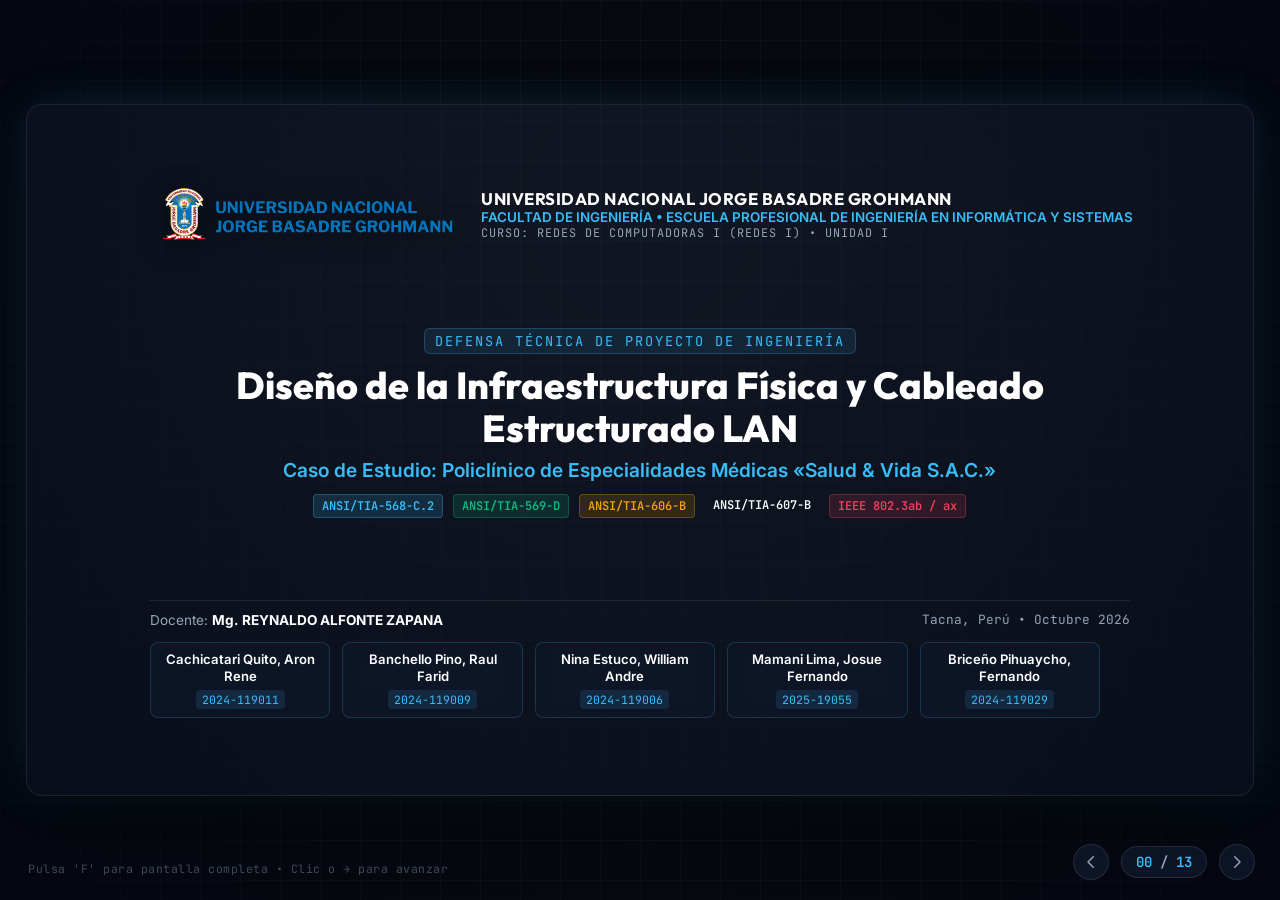
<file: diapositivas/index.html>
<!DOCTYPE html>
<html lang="es">
<head>
  <meta charset="UTF-8">
  <meta name="viewport" content="width=device-width, initial-scale=1.0">
  <title>Defensa Técnica de Red LAN - Policlínico Salud & Vida</title>
  <link rel="preconnect" href="https://fonts.googleapis.com">
  <link rel="preconnect" href="https://fonts.gstatic.com" crossorigin>
  <link href="https://fonts.googleapis.com/css2?family=Inter:wght@400;500;600;700;800&family=JetBrains+Mono:wght@500;700;800&family=Outfit:wght@600;700;800&display=swap" rel="stylesheet">
  <link rel="stylesheet" href="styles.css">
</head>
<body>

  <!-- Barra de progreso superior -->
  <div id="progress-bar"></div>

  <!-- Contenedor general centrado -->
  <main id="presentation-viewport">
    <div class="slide-stage" title="Haz clic o usa las flechas para avanzar">

      <!-- ===================================================================
           SLIDE 00: PORTADA ACADÉMICA FORMAL (CARÁTULA INSTITUCIONAL)
           =================================================================== -->
      <section class="slide active" id="slide-0">
        <div class="layout-hero" style="justify-content: space-between; padding: 2.5% 2%;">
          <!-- Cabecera Institucional Superior -->
          <div style="display: flex; align-items: center; justify-content: center; gap: 20px;">
            <img src="images/logo-unjbg.png" alt="UNJBG" style="height: 64px; object-fit: contain; filter: drop-shadow(0 4px 12px rgba(0,0,0,0.5));">
            <div style="text-align: left;">
              <div style="font-family: var(--font-display); font-size: 1.05rem; font-weight: 700; color: #fff; letter-spacing: 0.5px;">UNIVERSIDAD NACIONAL JORGE BASADRE GROHMANN</div>
              <div style="font-size: 0.84rem; color: var(--accent-cyan); font-weight: 600;">FACULTAD DE INGENIERÍA • ESCUELA PROFESIONAL DE INGENIERÍA EN INFORMÁTICA Y SISTEMAS</div>
              <div style="font-family: var(--font-mono); font-size: 0.74rem; color: var(--text-muted); letter-spacing: 1px;">CURSO: REDES DE COMPUTADORAS I (REDES I) • UNIDAD I</div>
            </div>
          </div>

          <!-- Título Central de Impacto -->
          <div style="max-width: 960px; margin: 10px 0;">
            <div class="slide-tag" style="margin-bottom: 10px;">DEFENSA TÉCNICA DE PROYECTO DE INGENIERÍA</div>
            <h1 style="font-family: var(--font-display); font-size: 2.35rem; font-weight: 800; line-height: 1.15; color: #fff; margin-bottom: 8px;">
              Diseño de la Infraestructura Física y Cableado Estructurado LAN
            </h1>
            <p style="font-size: 1.2rem; color: var(--accent-cyan); font-weight: 600; margin-bottom: 12px;">
              Caso de Estudio: Policlínico de Especialidades Médicas «Salud & Vida S.A.C.»
            </p>
            <div style="display: flex; gap: 10px; justify-content: center;">
              <span class="pill pill-cyan">ANSI/TIA-568-C.2</span>
              <span class="pill pill-emerald">ANSI/TIA-569-D</span>
              <span class="pill pill-amber">ANSI/TIA-606-B</span>
              <span class="pill pill-purple">ANSI/TIA-607-B</span>
              <span class="pill pill-rose">IEEE 802.3ab / ax</span>
            </div>
          </div>

          <!-- Cuadro de Autores y Docente -->
          <div style="width: 100%; max-width: 980px; border-top: 1px solid rgba(255,255,255,0.08); padding-top: 10px;">
            <div style="display: flex; justify-content: space-between; align-items: center; margin-bottom: 8px;">
              <div style="font-size: 0.85rem; color: var(--text-muted);">
                Docente: <strong style="color: #fff; font-family: var(--font-sans);">Mg. REYNALDO ALFONTE ZAPANA</strong>
              </div>
              <div style="font-family: var(--font-mono); font-size: 0.8rem; color: var(--text-muted);">
                Tacna, Perú • Octubre 2026
              </div>
            </div>

            <!-- Grilla de los 5 integrantes con sus códigos -->
            <div class="authors-grid">
              <div class="author-chip">
                <div class="author-name">Cachicatari Quito, Aron Rene</div>
                <div class="author-code">2024-119011</div>
              </div>
              <div class="author-chip">
                <div class="author-name">Banchello Pino, Raul Farid</div>
                <div class="author-code">2024-119009</div>
              </div>
              <div class="author-chip">
                <div class="author-name">Nina Estuco, William Andre</div>
                <div class="author-code">2024-119006</div>
              </div>
              <div class="author-chip">
                <div class="author-name">Mamani Lima, Josue Fernando</div>
                <div class="author-code">2025-19055</div>
              </div>
              <div class="author-chip">
                <div class="author-name">Briceño Pihuaycho, Fernando</div>
                <div class="author-code">2024-119029</div>
              </div>
            </div>
          </div>
        </div>
      </section>

      <!-- ===================================================================
           SLIDE 01: EL PUNTO DE PARTIDA — PLANO ARQUITECTÓNICO CIVIL VACÍO
           =================================================================== -->
      <section class="slide" id="slide-1">
        <header class="slide-header">
          <div>
            <div class="slide-tag">Punto de Partida • Levantamiento Civil</div>
            <h2 class="slide-title">¿Cómo Llega el Proyecto? El Plano Civil Vacío</h2>
          </div>
          <div class="slide-subtitle">Edificación civil de 450 m² sin infraestructura estructurada de comunicaciones</div>
        </header>

        <div class="slide-body">
          <div class="layout-blueprint-split">
            <!-- Marco Visual del Plano Vacío -->
            <div class="blueprint-frame" title="Plano Arquitectónico Civil Vacío">
              <img src="images/plano_vacio.png" alt="Plano Arquitectónico Vacío - Policlínico Salud y Vida">
            </div>

            <!-- Justificación Narrativa de Entrada -->
            <div class="card" style="border-color: rgba(56, 189, 248, 0.3);">
              <div class="card-title" style="color: var(--accent-cyan);">
                <svg width="22" height="22" fill="none" stroke="currentColor" stroke-width="2" viewBox="0 0 24 24"><path stroke-linecap="round" stroke-linejoin="round" d="M19 21V5a2 2 0 00-2-2H7a2 2 0 00-2 2v16m14 0h2m-2 0h-5m-9 0H3m2 0h5M9 7h1m-1 4h1m4-4h1m-1 4h1m-5 10v-5a1 1 0 011-1h2a1 1 0 011 1v5m-4 0h4"/></svg>
                Diagnóstico de Partida
              </div>

              <div class="narrative-step">
                <div class="step-num">1</div>
                <div class="step-content">
                  <strong>Espacio civil entregado:</strong> Recinto de planta única (450 m²) con tabiquería de ladrillo, 14 ambientes médicos/administrativos y un pasillo central de tránsito.
                </div>
              </div>

              <div class="narrative-step">
                <div class="step-num">2</div>
                <div class="step-content">
                  <strong>Cero infraestructura de red:</strong> No existen canalizaciones aéreas, bandejas ni centro de cómputo designado. Cables Cat 5e precarios tirados en el piso expuestos a camillas.
                </div>
              </div>

              <div class="narrative-step">
                <div class="step-num">3</div>
                <div class="step-content">
                  <strong>Objetivo de ingeniería:</strong> Diseñar desde cero el cableado horizontal, vertical, canalizaciones y sala MDF bajo normas ANSI/TIA para soportar operación médica crítica 24/7.
                </div>
              </div>

              <div class="kpi-row" style="margin-top: auto;">
                <div class="kpi-box">
                  <div class="kpi-value cyan">450 m²</div>
                  <div class="kpi-label">Superficie útil</div>
                </div>
                <div class="kpi-box">
                  <div class="kpi-value cyan">14</div>
                  <div class="kpi-label">Ambientes clínicos</div>
                </div>
                <div class="kpi-box">
                  <div class="kpi-value rose">0</div>
                  <div class="kpi-label">Canalizaciones previas</div>
                </div>
              </div>
            </div>
          </div>
        </div>
      </section>

      <!-- ===================================================================
           SLIDE 02: CÁLCULO Y DIMENSIONAMIENTO DE DISPOSITIVOS POR AMBIENTE
           =================================================================== -->
      <section class="slide" id="slide-2">
        <header class="slide-header">
          <div>
            <div class="slide-tag">Análisis de Requerimientos • Carga de Red</div>
            <h2 class="slide-title">Dimensionamiento Normativo de Puntos de Red</h2>
          </div>
          <div class="slide-subtitle">Cuantificación de puestos clínicos y tomas dobles bajo norma ANSI/TIA-568</div>
        </header>

        <div class="slide-body">
          <div class="layout-split">
            <!-- Tabla de Distribución de Puntos por Área -->
            <div class="card" style="padding: 2.5%;">
              <div class="card-title">Inventario Clínico por Áreas de Trabajo (WA)</div>
              
              <div class="data-table-container" style="flex: 1; overflow-y: auto;">
                <table class="data-table">
                  <thead>
                    <tr>
                      <th>Área / Ambiente</th>
                      <th>Dispositivos a Conectar</th>
                      <th>Tomas RJ45</th>
                    </tr>
                  </thead>
                  <tbody>
                    <tr>
                      <td><strong>Consultorios 1 al 6</strong></td>
                      <td>PC Historia Clínica (EMR) + Teléfono VoIP + Impresora</td>
                      <td><span class="badge-amber">12 tomas (2 c/u)</span></td>
                    </tr>
                    <tr>
                      <td><strong>Rayos X y Tomografía</strong></td>
                      <td>Estación DICOM + Consola PACS + Visor Alta Res.</td>
                      <td><span class="badge-purple">4 tomas Cat 6A</span></td>
                    </tr>
                    <tr>
                      <td><strong>Laboratorio y Toma Muestras</strong></td>
                      <td>Analizadores bioquímicos Ethernet + PCs analistas</td>
                      <td><span class="badge-cyan">6 tomas Cat 6</span></td>
                    </tr>
                    <tr>
                      <td><strong>Admisión, Farmacia y Tópico</strong></td>
                      <td>Cajas de cobro, dispensación y triaje continuo</td>
                      <td><span class="badge-cyan">10 tomas Cat 6</span></td>
                    </tr>
                    <tr>
                      <td><strong>Dirección y Administración</strong></td>
                      <td>Gerencia médica, contabilidad y EMR central</td>
                      <td><span class="badge-cyan">8 tomas Cat 6</span></td>
                    </tr>
                    <tr>
                      <td><strong>Infraestructura (APs y CCTV)</strong></td>
                      <td>2 APs Wi-Fi 6 (PoE+) + 6 Cámaras IP Seguridad</td>
                      <td><span class="badge-emerald">8 tomas PoE+</span></td>
                    </tr>
                  </tbody>
                </table>
              </div>
            </div>

            <!-- Justificación Técnica del Total -->
            <div class="card" style="border-color: rgba(16, 185, 129, 0.3);">
              <div class="card-title" style="color: var(--accent-emerald);">
                <svg width="22" height="22" fill="none" stroke="currentColor" stroke-width="2" viewBox="0 0 24 24"><path stroke-linecap="round" stroke-linejoin="round" d="M9 12l2 2 4-4m6 2a9 9 0 11-18 0 9 9 0 0118 0z"/></svg>
                Justificación de Capacidad
              </div>

              <ul class="bullet-list">
                <li class="bullet-item">
                  <div class="bullet-dot" style="background: var(--accent-emerald);"></div>
                  <div><strong>Regla de oro TIA-568:</strong> Mínimo 2 tomas de telecomunicaciones por cada Área de Trabajo (WA) individual.</div>
                </li>
                <li class="bullet-item">
                  <div class="bullet-dot" style="background: var(--accent-emerald);"></div>
                  <div><strong>Tomas activas calculadas:</strong> 48 puntos físicos de red requeridos para operación inmediata del policlínico.</div>
                </li>
                <li class="bullet-item">
                  <div class="bullet-dot" style="background: var(--accent-emerald);"></div>
                  <div><strong>Margen de crecimiento (20%):</strong> 8 tomas de reserva estratégica = <strong>56 puertos totales</strong> planificados.</div>
                </li>
                <li class="bullet-item">
                  <div class="bullet-dot" style="background: var(--accent-emerald);"></div>
                  <div><strong>Selección de conmutación:</strong> 2 Patch Panels de 24 puertos (48 puertos en rack) + 1 Switch de 48 puertos PoE+ Gigabit administrable.</div>
                </li>
              </ul>

              <div class="kpi-row" style="margin-top: auto;">
                <div class="kpi-box">
                  <div class="kpi-value emerald">48</div>
                  <div class="kpi-label">Tomas activas</div>
                </div>
                <div class="kpi-box">
                  <div class="kpi-value emerald">8</div>
                  <div class="kpi-label">Tomas de reserva</div>
                </div>
                <div class="kpi-box">
                  <div class="kpi-value emerald">2x24p</div>
                  <div class="kpi-label">Patch panels 1U</div>
                </div>
              </div>
            </div>
          </div>
        </div>
      </section>

      <!-- ===================================================================
           SLIDE 03: DESPLIEGUE FÍSICO INICIAL: PLANO 1 (RJ45 Y BANDEJA PORTACABLE)
           =================================================================== -->
      <section class="slide" id="slide-3">
        <header class="slide-header">
          <div>
            <div class="slide-tag">Diseño en Planta • Primera Etapa</div>
            <h2 class="slide-title">Plano 1: Emplazamiento de Tomas RJ-45 y Bandeja Aérea</h2>
          </div>
          <div class="slide-subtitle">Ruteo troncal por pasillo central y distribución perimetral bajo ANSI/TIA-569-D</div>
        </header>

        <div class="slide-body">
          <div class="layout-blueprint-split">
            <!-- Marco Visual del Plano 1 -->
            <div class="blueprint-frame" title="Plano 1 - Ubicación de RJ-45 y Bandeja Portacable">
              <img src="images/plano1.png" alt="Plano 1: RJ45 y Bandeja Portacable">
            </div>

            <!-- Justificación Paso a Paso del Trazado -->
            <div class="card" style="border-color: rgba(245, 158, 11, 0.3);">
              <div class="card-title" style="color: var(--accent-amber);">
                <svg width="22" height="22" fill="none" stroke="currentColor" stroke-width="2" viewBox="0 0 24 24"><path stroke-linecap="round" stroke-linejoin="round" d="M13 10V3L4 14h7v7l9-11h-7z"/></svg>
                Justificación de Rutas Físicas
              </div>

              <div class="narrative-step">
                <div class="step-num" style="background: rgba(245, 158, 11, 0.2); color: var(--accent-amber);">1</div>
                <div class="step-content">
                  <strong>Tomas RJ-45 en pared:</strong> Doble jack por estación instalado a 0.30 m s.n.p.t. en oficinas y 1.20 m sobre mesadas de laboratorio y tópicos.
                </div>
              </div>

              <div class="narrative-step">
                <div class="step-num" style="background: rgba(245, 158, 11, 0.2); color: var(--accent-amber);">2</div>
                <div class="step-content">
                  <strong>Troncal aérea tipo malla:</strong> Bandeja electrosoldada de 150×50 mm suspendida a 2.80 m s.n.p.t. a lo largo del pasillo central.
                </div>
              </div>

              <div class="narrative-step">
                <div class="step-num" style="background: rgba(245, 158, 11, 0.2); color: var(--accent-amber);">3</div>
                <div class="step-content">
                  <strong>¿Por qué el pasillo central?:</strong> Espacio común que permite mantenimiento e inspección sin ingresar ni interrumpir las consultas médicas privadas.
                </div>
              </div>

              <div class="narrative-step">
                <div class="step-num" style="background: rgba(245, 158, 11, 0.2); color: var(--accent-amber);">4</div>
                <div class="step-content">
                  <strong>Bajadas por canaleta de PVC:</strong> Canaleta de dos vías con tabique interno para separar datos de energía estabilizada (TIA-569).
                </div>
              </div>

              <div class="kpi-row" style="margin-top: auto;">
                <div class="kpi-box">
                  <div class="kpi-value amber">150×50</div>
                  <div class="kpi-label">Bandeja malla (mm)</div>
                </div>
                <div class="kpi-box">
                  <div class="kpi-value amber">2.80 m</div>
                  <div class="kpi-label">Altura de montaje</div>
                </div>
                <div class="kpi-box">
                  <div class="kpi-value emerald">100%</div>
                  <div class="kpi-label">Zona no médica</div>
                </div>
              </div>
            </div>
          </div>
        </div>
      </section>

      <!-- ===================================================================
           SLIDE 04: JUSTIFICACIÓN GENERAL — TOPOLOGÍA EN ESTRELLA JERÁRQUICA COLAPSADA
           =================================================================== -->
      <section class="slide" id="slide-4">
        <header class="slide-header">
          <div>
            <div class="slide-tag">Arquitectura Lógica y Física • Topología</div>
            <h2 class="slide-title">Topología en Estrella Jerárquica Colapsada</h2>
          </div>
          <div class="slide-subtitle">Centralización en Rack 42U con uplinks SFP+ de 10 Gbps (Fin a la cascada)</div>
        </header>

        <div class="slide-body">
          <div class="layout-split">
            <!-- Diagrama Vectorial de Topología -->
            <div class="diagram-container">
              <svg viewBox="0 0 500 340">
                <!-- Rack Central -->
                <rect x="175" y="25" width="150" height="60" rx="8" fill="rgba(56, 189, 248, 0.15)" stroke="#38bdf8" stroke-width="2"/>
                <text x="250" y="52" fill="#fff" font-family="'Outfit'" font-size="14" font-weight="700" text-anchor="middle">MDF RACK 42U</text>
                <text x="250" y="72" fill="#38bdf8" font-family="'JetBrains Mono'" font-size="11" text-anchor="middle">Core / Distribution Colapsado</text>

                <!-- Uplinks 10G DAC -->
                <line x1="210" y1="85" x2="110" y2="150" stroke="#38bdf8" stroke-width="3" stroke-dasharray="4,3"/>
                <line x1="290" y1="85" x2="390" y2="150" stroke="#38bdf8" stroke-width="3" stroke-dasharray="4,3"/>
                <text x="135" y="115" fill="#38bdf8" font-family="'JetBrains Mono'" font-size="10" font-weight="700">10G SFP+</text>
                <text x="335" y="115" fill="#38bdf8" font-family="'JetBrains Mono'" font-size="10" font-weight="700">10G SFP+</text>

                <!-- Switch Acceso 01 (Zona Oeste) -->
                <rect x="35" y="150" width="150" height="55" rx="6" fill="#1e293b" stroke="#64748b" stroke-width="2"/>
                <text x="110" y="175" fill="#fff" font-family="'Outfit'" font-size="13" font-weight="600" text-anchor="middle">SW Acceso 01 (Oeste)</text>
                <text x="110" y="192" fill="#94a3b8" font-family="'JetBrains Mono'" font-size="10" text-anchor="middle">24p GbE PoE+ (370W)</text>

                <!-- Switch Acceso 02 (Zona Este) -->
                <rect x="315" y="150" width="150" height="55" rx="6" fill="#1e293b" stroke="#64748b" stroke-width="2"/>
                <text x="390" y="175" fill="#fff" font-family="'Outfit'" font-size="13" font-weight="600" text-anchor="middle">SW Acceso 02 (Este)</text>
                <text x="390" y="192" fill="#94a3b8" font-family="'JetBrains Mono'" font-size="10" text-anchor="middle">24p GbE PoE+ (370W)</text>

                <!-- Nodos terminales Oeste -->
                <path d="M 60 205 L 40 270" stroke="#475569" stroke-width="1.5"/>
                <path d="M 90 205 L 85 270" stroke="#475569" stroke-width="1.5"/>
                <path d="M 130 205 L 140 270" stroke="#475569" stroke-width="1.5"/>
                <path d="M 160 205 L 190 270" stroke="#475569" stroke-width="1.5"/>
                <rect x="20" y="270" width="38" height="22" rx="3" fill="#0f172a" stroke="#38bdf8"/>
                <text x="39" y="285" fill="#94a3b8" font-family="'JetBrains Mono'" font-size="9" text-anchor="middle">Recep</text>
                <rect x="68" y="270" width="38" height="22" rx="3" fill="#0f172a" stroke="#38bdf8"/>
                <text x="87" y="285" fill="#94a3b8" font-family="'JetBrains Mono'" font-size="9" text-anchor="middle">Farm</text>
                <rect x="120" y="270" width="38" height="22" rx="3" fill="#0f172a" stroke="#38bdf8"/>
                <text x="139" y="285" fill="#94a3b8" font-family="'JetBrains Mono'" font-size="9" text-anchor="middle">C01-03</text>
                <rect x="175" y="270" width="38" height="22" rx="3" fill="#0f172a" stroke="#c084fc"/>
                <text x="194" y="285" fill="#c084fc" font-family="'JetBrains Mono'" font-size="9" text-anchor="middle">AP-01</text>

                <!-- Nodos terminales Este -->
                <path d="M 340 205 L 310 270" stroke="#475569" stroke-width="1.5"/>
                <path d="M 370 205 L 360 270" stroke="#475569" stroke-width="1.5"/>
                <path d="M 410 205 L 415 270" stroke="#475569" stroke-width="1.5"/>
                <path d="M 440 205 L 465 270" stroke="#475569" stroke-width="1.5"/>
                <rect x="290" y="270" width="42" height="22" rx="3" fill="#0f172a" stroke="#f59e0b"/>
                <text x="311" y="285" fill="#f59e0b" font-family="'JetBrains Mono'" font-size="9" text-anchor="middle">RayosX</text>
                <rect x="340" y="270" width="38" height="22" rx="3" fill="#0f172a" stroke="#38bdf8"/>
                <text x="359" y="285" fill="#94a3b8" font-family="'JetBrains Mono'" font-size="9" text-anchor="middle">Lab</text>
                <rect x="395" y="270" width="38" height="22" rx="3" fill="#0f172a" stroke="#38bdf8"/>
                <text x="414" y="285" fill="#94a3b8" font-family="'JetBrains Mono'" font-size="9" text-anchor="middle">C04-06</text>
                <rect x="445" y="270" width="38" height="22" rx="3" fill="#0f172a" stroke="#c084fc"/>
                <text x="464" y="285" fill="#c084fc" font-family="'JetBrains Mono'" font-size="9" text-anchor="middle">AP-02</text>
              </svg>
            </div>

            <!-- Justificación Técnica -->
            <div class="card">
              <div class="card-title">Justificación de Arquitectura</div>
              <ul class="bullet-list">
                <li class="bullet-item">
                  <div class="bullet-dot"></div>
                  <div><strong>Fin a las cascadas:</strong> En la red precaria anterior, encadenar switches multiplicaba el tráfico broadcast y creaba cuellos de botella severos.</div>
                </li>
                <li class="bullet-item">
                  <div class="bullet-dot"></div>
                  <div><strong>Aislamiento de puerto:</strong> Una falla o cortocircuito en el cable del Consultorio 2 queda confinada a su puerto de switch sin afectar el resto del policlínico.</div>
                </li>
                <li class="bullet-item">
                  <div class="bullet-dot"></div>
                  <div><strong>Enlace a Servidor PACS:</strong> Ancho de banda de 10 Gbps SFP+ directo al almacenamiento de imágenes radiológicas.</div>
                </li>
              </ul>

              <div class="kpi-row" style="margin-top: auto;">
                <div class="kpi-box">
                  <div class="kpi-value cyan">10 Gbps</div>
                  <div class="kpi-label">Uplinks SFP+ DAC</div>
                </div>
                <div class="kpi-box">
                  <div class="kpi-value emerald">1000 Mbps</div>
                  <div class="kpi-label">Gigabit en puesto</div>
                </div>
              </div>
            </div>
          </div>
        </div>
      </section>

      <!-- ===================================================================
           SLIDE 05: JUSTIFICACIÓN GENERAL — SELECCIÓN DEL MEDIO: UTP CAT 6 LSZH
           =================================================================== -->
      <section class="slide" id="slide-5">
        <header class="slide-header">
          <div>
            <div class="slide-tag">Especificación de Materiales • Capa Física</div>
            <h2 class="slide-title">Selección del Medio: Cable UTP Cat 6 LSZH</h2>
          </div>
          <div class="slide-subtitle">Rendimiento eléctrico a 250 MHz y protección de vida contra gases tóxicos</div>
        </header>

        <div class="slide-body">
          <div class="layout-equal">
            <!-- Rendimiento Eléctrico -->
            <div class="card">
              <div class="card-title" style="color: var(--accent-cyan);">
                <svg width="22" height="22" fill="none" stroke="currentColor" stroke-width="2" viewBox="0 0 24 24"><path stroke-linecap="round" stroke-linejoin="round" d="M13 10V3L4 14h7v7l9-11h-7z"/></svg>
                Rendimiento Eléctrico (TIA-568-C.2)
              </div>
              <ul class="bullet-list">
                <li class="bullet-item">
                  <div class="bullet-dot" style="background: var(--accent-cyan);"></div>
                  <div><strong>250 MHz de ancho de banda:</strong> 2.5 veces la capacidad de Cat 5e (100 MHz), permitiendo Gigabit real (1000BASE-T).</div>
                </li>
                <li class="bullet-item">
                  <div class="bullet-dot" style="background: var(--accent-cyan);"></div>
                  <div><strong>Separador interno (Spline):</strong> Cruceta plástica central que mantiene los 4 pares trenzados separados físicamente.</div>
                </li>
                <li class="bullet-item">
                  <div class="bullet-dot" style="background: var(--accent-cyan);"></div>
                  <div><strong>Margen NEXT > 35.3 dB:</strong> Garantiza que la diafonía entre pares no corrompa tramas Ethernet clínicas.</div>
                </li>
              </ul>

              <div class="kpi-row" style="margin-top: auto;">
                <div class="kpi-box">
                  <div class="kpi-value cyan">250 MHz</div>
                  <div class="kpi-label">Frecuencia nominal</div>
                </div>
                <div class="kpi-box">
                  <div class="kpi-value cyan">23 AWG</div>
                  <div class="kpi-label">Calibre de cobre puro</div>
                </div>
              </div>
            </div>

            <!-- Seguridad Hospitalaria LSZH -->
            <div class="card" style="border-color: rgba(16, 185, 129, 0.3);">
              <div class="card-title" style="color: var(--accent-emerald);">
                <svg width="22" height="22" fill="none" stroke="currentColor" stroke-width="2" viewBox="0 0 24 24"><path stroke-linecap="round" stroke-linejoin="round" d="M9 12l2 2 4-4m5.618-4.016A11.955 11.955 0 0112 2.944a11.955 11.955 0 01-8.618 3.04A12.02 12.02 0 003 9c0 5.591 3.824 10.29 9 11.622 5.176-1.332 9-6.03 9-11.622 0-1.042-.133-2.052-.382-3.016z"/></svg>
                Seguridad de Vida Humana (Chaqueta LSZH)
              </div>
              <ul class="bullet-list">
                <li class="bullet-item">
                  <div class="bullet-dot" style="background: var(--accent-emerald);"></div>
                  <div><strong>Peligro del PVC tradicional:</strong> Al arder emite gas cloro que reacciona con la humedad y forma ácido clorhídrico tóxico.</div>
                </li>
                <li class="bullet-item">
                  <div class="bullet-dot" style="background: var(--accent-emerald);"></div>
                  <div><strong>Norma IEC 60332-1 / 60754-1:</strong> La cubierta LSZH (Low Smoke Zero Halogen) no emite humos negros opacos ni halógenos.</div>
                </li>
                <li class="bullet-item">
                  <div class="bullet-dot" style="background: var(--accent-emerald);"></div>
                  <div><strong>Protección a pacientes:</strong> Indispensable en centros de salud con pacientes postrados que no pueden evacuar rápidamente.</div>
                </li>
              </ul>

              <div class="kpi-row" style="margin-top: auto;">
                <div class="kpi-box">
                  <div class="kpi-value emerald">0%</div>
                  <div class="kpi-label">Halógenos tóxicos</div>
                </div>
                <div class="kpi-box">
                  <div class="kpi-value emerald">&gt; 60%</div>
                  <div class="kpi-label">Transmitancia óptica</div>
                </div>
              </div>
            </div>
          </div>
        </div>
      </section>

      <!-- ===================================================================
           SLIDE 06: JUSTIFICACIÓN GENERAL — UBICACIÓN DEL MDF Y CENTRO DE GRAVEDAD
           =================================================================== -->
      <section class="slide" id="slide-6">
        <header class="slide-header">
          <div>
            <div class="slide-tag">Geometría de Planta • Cuarto Técnico</div>
            <h2 class="slide-title">Ubicación del MDF: Centro de Gravedad de Cableado</h2>
          </div>
          <div class="slide-subtitle">Distancia máxima de 34.8 m, operando a solo el 38.6% del límite de 90 m (ANSI/TIA-568)</div>
        </header>

        <div class="slide-body">
          <div class="layout-split">
            <!-- Diagrama Vectorial de Centro de Gravedad -->
            <div class="diagram-container">
              <svg viewBox="0 0 500 340">
                <!-- Contorno del Policlínico (Planta 450 m²) -->
                <rect x="30" y="30" width="440" height="260" rx="6" fill="#0f172a" stroke="#334155" stroke-width="2"/>
                <line x1="30" y1="160" x2="470" y2="160" stroke="#1e293b" stroke-width="28"/>
                <text x="50" y="165" fill="#475569" font-family="'JetBrains Mono'" font-size="10" font-weight="700">PASILLO CENTRAL</text>

                <!-- MDF en Centro de Gravedad -->
                <rect x="210" y="75" width="75" height="60" rx="4" fill="rgba(56, 189, 248, 0.25)" stroke="#38bdf8" stroke-width="2"/>
                <text x="247" y="102" fill="#fff" font-family="'Outfit'" font-size="12" font-weight="700" text-anchor="middle">SALA MDF</text>
                <text x="247" y="118" fill="#38bdf8" font-family="'JetBrains Mono'" font-size="9" text-anchor="middle">Rack 42U</text>

                <!-- Tirada más larga (Consultorio 6 / Tópico) -->
                <path d="M 247 135 L 247 160 L 440 160 L 440 230" fill="none" stroke="#f43f5e" stroke-width="2.5" stroke-dasharray="5,3"/>
                <circle cx="440" cy="230" r="5" fill="#f43f5e"/>
                <text x="440" y="255" fill="#f43f5e" font-family="'JetBrains Mono'" font-size="10" font-weight="700" text-anchor="middle">C06 (34.8 m)</text>

                <!-- Tirada a Rayos X -->
                <path d="M 247 135 L 247 160 L 90 160 L 90 75" fill="none" stroke="#f59e0b" stroke-width="2.5"/>
                <circle cx="90" cy="75" r="5" fill="#f59e0b"/>
                <text x="90" y="62" fill="#f59e0b" font-family="'JetBrains Mono'" font-size="10" font-weight="700" text-anchor="middle">Rayos X (22.4 m)</text>

                <!-- Cota de longitud máxima permitida -->
                <line x1="30" y1="315" x2="470" y2="315" stroke="#475569" stroke-width="1.5"/>
                <circle cx="30" cy="315" r="3" fill="#475569"/>
                <circle cx="470" cy="315" r="3" fill="#475569"/>
                <text x="250" y="310" fill="#94a3b8" font-family="'JetBrains Mono'" font-size="10" text-anchor="middle">Longitud Total del Edificio: 30 metros</text>
              </svg>
            </div>

            <!-- Justificación Técnica -->
            <div class="card">
              <div class="card-title">Sustentación de Ubicación</div>
              <ul class="bullet-list">
                <li class="bullet-item">
                  <div class="bullet-dot"></div>
                  <div><strong>Cálculo del baricentro de enlaces:</strong> La sala MDF se ubica contigua a Administración en el centro exacto del tendido horizontal.</div>
                </li>
                <li class="bullet-item">
                  <div class="bullet-dot"></div>
                  <div><strong>Tirada máxima medida:</strong> El enlace más lejano (Consultorio 6) mide <strong>34.8 metros</strong> de enlace permanente.</div>
                </li>
                <li class="bullet-item">
                  <div class="bullet-dot"></div>
                  <div><strong>Límite normativo TIA-568:</strong> 90 metros para el cableado horizontal fijo.</div>
                </li>
                <li class="bullet-item">
                  <div class="bullet-dot"></div>
                  <div><strong>Margen del 61.4%:</strong> La señal sufre una atenuación mínima (< 7 dB) y un retardo de propagación imperceptible.</div>
                </li>
              </ul>

              <div class="kpi-row" style="margin-top: auto;">
                <div class="kpi-box">
                  <div class="kpi-value emerald">34.8 m</div>
                  <div class="kpi-label">Tirada máxima</div>
                </div>
                <div class="kpi-box">
                  <div class="kpi-value cyan">90.0 m</div>
                  <div class="kpi-label">Límite TIA-568</div>
                </div>
                <div class="kpi-box">
                  <div class="kpi-value emerald">38.6%</div>
                  <div class="kpi-label">Uso del límite</div>
                </div>
              </div>
            </div>
          </div>
        </div>
      </section>

      <!-- ===================================================================
           SLIDE 07: JUSTIFICACIÓN GENERAL — GABINETE RACK 42U Y CLIMATIZACIÓN
           =================================================================== -->
      <section class="slide" id="slide-7">
        <header class="slide-header">
          <div>
            <div class="slide-tag">Infraestructura de Cuarto Técnico • ANSI/TIA-569</div>
            <h2 class="slide-title">Gabinete Rack 42U, Respaldo UPS y Climatización</h2>
          </div>
          <div class="slide-subtitle">Centralización modular 1U/1U, energía ininterrumpida de 3 kVA y control térmico</div>
        </header>

        <div class="slide-body">
          <div class="layout-split">
            <!-- Elevación Frontal SVG del Rack 42U -->
            <div class="diagram-container">
              <svg viewBox="0 0 320 340">
                <!-- Chasis Rack 42U -->
                <rect x="70" y="15" width="180" height="310" rx="4" fill="#0b0f19" stroke="#38bdf8" stroke-width="2"/>
                <line x1="88" y1="15" x2="88" y2="325" stroke="#334155" stroke-dasharray="2,3"/>
                <line x1="232" y1="15" x2="232" y2="325" stroke="#334155" stroke-dasharray="2,3"/>

                <!-- Patch Panel 01 + Organizador -->
                <rect x="92" y="35" width="136" height="18" fill="#1e293b" stroke="#38bdf8"/>
                <text x="160" y="48" fill="#fff" font-family="'JetBrains Mono'" font-size="8" text-anchor="middle">Patch Panel 01 (24p Cat6)</text>
                <rect x="92" y="55" width="136" height="14" fill="#0f172a" stroke="#475569"/>
                <text x="160" y="65" fill="#64748b" font-family="'JetBrains Mono'" font-size="7" text-anchor="middle">Organizador Horizontal 1U</text>

                <!-- Patch Panel 02 + Organizador -->
                <rect x="92" y="73" width="136" height="18" fill="#1e293b" stroke="#38bdf8"/>
                <text x="160" y="86" fill="#fff" font-family="'JetBrains Mono'" font-size="8" text-anchor="middle">Patch Panel 02 (24p Cat6)</text>
                <rect x="92" y="93" width="136" height="14" fill="#0f172a" stroke="#475569"/>
                <text x="160" y="103" fill="#64748b" font-family="'JetBrains Mono'" font-size="7" text-anchor="middle">Organizador Horizontal 1U</text>

                <!-- Switch Core/Access 48p PoE+ -->
                <rect x="92" y="115" width="136" height="24" fill="#1e293b" stroke="#10b981" stroke-width="1.5"/>
                <text x="160" y="130" fill="#10b981" font-family="'JetBrains Mono'" font-size="8" font-weight="700" text-anchor="middle">Switch 48p PoE+ (740W)</text>

                <!-- Bandeja de Fibra Óptica / Router WAN -->
                <rect x="92" y="145" width="136" height="18" fill="#1e293b" stroke="#c084fc"/>
                <text x="160" y="157" fill="#c084fc" font-family="'JetBrains Mono'" font-size="8" text-anchor="middle">Router Fortinet + WAN FO</text>

                <!-- Servidor Clínico EMR / PACS Local -->
                <rect x="92" y="175" width="136" height="42" fill="#1e293b" stroke="#64748b"/>
                <text x="160" y="195" fill="#fff" font-family="'JetBrains Mono'" font-size="8" text-anchor="middle">Servidor Clínico 2U</text>
                <text x="160" y="208" fill="#94a3b8" font-family="'JetBrains Mono'" font-size="7" text-anchor="middle">PACS / EMR Local</text>

                <!-- UPS Online 3kVA Doble Conversión -->
                <rect x="92" y="245" width="136" height="48" fill="#1e293b" stroke="#f59e0b" stroke-width="1.5"/>
                <text x="160" y="268" fill="#f59e0b" font-family="'JetBrains Mono'" font-size="9" font-weight="700" text-anchor="middle">UPS Online 3 kVA (2U)</text>
                <text x="160" y="282" fill="#94a3b8" font-family="'JetBrains Mono'" font-size="7" text-anchor="middle">Banco de Baterías 30-45 min</text>
              </svg>
            </div>

            <!-- Justificación Técnica -->
            <div class="card">
              <div class="card-title">Criterios de Montaje y Respaldo</div>
              <ul class="bullet-list">
                <li class="bullet-item">
                  <div class="bullet-dot"></div>
                  <div><strong>Esquema alternado 1U/1U:</strong> Cada Patch Panel tiene un pasahilos horizontal contiguo para evitar cruces y respetar el radio de curvatura (≥ 4 veces el diámetro del cable).</div>
                </li>
                <li class="bullet-item">
                  <div class="bullet-dot"></div>
                  <div><strong>UPS Online Doble Conversión 3 kVA:</strong> 0 ms de tiempo de transferencia. Garantiza 45 min de autonomía para guardar historias clínicas si se corta la energía.</div>
                </li>
                <li class="bullet-item">
                  <div class="bullet-dot"></div>
                  <div><strong>Climatización ASHRAE / TIA-942:</strong> Aire acondicionado Split de 12,000 BTU manteniendo temperatura estable entre 18°C y 22°C.</div>
                </li>
              </ul>

              <div class="kpi-row" style="margin-top: auto;">
                <div class="kpi-box">
                  <div class="kpi-value cyan">42U</div>
                  <div class="kpi-label">Altura de bastidor</div>
                </div>
                <div class="kpi-box">
                  <div class="kpi-value amber">3 kVA</div>
                  <div class="kpi-label">UPS Online</div>
                </div>
                <div class="kpi-box">
                  <div class="kpi-value emerald">20°C</div>
                  <div class="kpi-label">Climatización</div>
                </div>
              </div>
            </div>
          </div>
        </div>
      </section>

      <!-- ===================================================================
           SLIDE 08: JUSTIFICACIÓN ESPECÍFICA — CASO CRÍTICO: RAYOS X Y SHANNON
           =================================================================== -->
      <section class="slide" id="slide-8">
        <header class="slide-header">
          <div>
            <div class="slide-tag">Zona Crítica • Foco Electromagnético</div>
            <h2 class="slide-title">Caso Crítico: Sala de Rayos X e Inmunidad EMI</h2>
          </div>
          <div class="slide-subtitle">Fundamentación matemática mediante el Teorema de Shannon-Hartley y blindaje F/UTP</div>
        </header>

        <div class="slide-body">
          <div class="layout-equal">
            <!-- Fórmula y Fenómeno Físico -->
            <div class="card" style="align-items: center; justify-content: center; text-align: center;">
              <div class="card-title" style="align-self: flex-start;">Fundamento Físico-Matemático</div>
              
              <div class="math-formula">
                <span class="var">C</span> = <span class="var">B</span> <span class="op">&middot;</span> log<sub>2</sub><span class="op">(</span>1 + <span class="num">S</span> / <span class="num">N</span><span class="op">)</span>
              </div>

              <p style="font-size: 0.95rem; color: var(--text-muted); max-width: 380px; margin-bottom: 20px;">
                Cuando el equipo de Rayos X emite disparos de <strong>100 kV y 500 mA</strong>, el ruido electromagnético parásito (<span style="color: var(--accent-rose); font-weight:700;">N</span>) crece exponencialmente.
              </p>

              <div class="diagram-container" style="height: 110px; width: 100%;">
                <svg viewBox="0 0 360 80">
                  <path d="M 30 65 Q 180 60 330 15" fill="none" stroke="#38bdf8" stroke-width="3"/>
                  <text x="35" y="75" fill="#f43f5e" font-family="'JetBrains Mono'" font-size="10">Sin Blindaje: C &darr; (Caída a 10 Mbps)</text>
                  <text x="325" y="32" fill="#10b981" font-family="'JetBrains Mono'" font-size="10" text-anchor="end">Con Blindaje F/UTP: C &uarr; (1000 Mbps)</text>
                </svg>
              </div>

              <div style="font-size: 0.85rem; color: var(--text-dim); margin-top: 8px;">
                Si <em>S/N</em> colapsa, la capacidad <em>C</em> cae por debajo de la tasa requerida y las imágenes DICOM (120 MB) sufren timeouts continuos.
              </div>
            </div>

            <!-- Justificación Técnica del Blindaje -->
            <div class="card" style="border-color: rgba(245, 158, 11, 0.3);">
              <div class="card-title" style="color: var(--accent-amber);">Protección Frente a Descargas de 100 kV</div>
              <ul class="bullet-list">
                <li class="bullet-item">
                  <div class="bullet-dot" style="background: var(--accent-amber);"></div>
                  <div><strong>Cable F/UTP Cat 6A apantallado:</strong> Lámina de aluminio y poliéster que actúa como jaula de Faraday continua alrededor de los 4 pares.</div>
                </li>
                <li class="bullet-item">
                  <div class="bullet-dot" style="background: var(--accent-amber);"></div>
                  <div><strong>Atenuación EMI &ge; 40 dB:</strong> Absorbe los transitorios y deriva las corrientes inducidas por el hilo de drenaje a tierra.</div>
                </li>
                <li class="bullet-item">
                  <div class="bullet-dot" style="background: var(--accent-amber);"></div>
                  <div><strong>Puesta a tierra TIA-607-B:</strong> Conexión del blindaje a la barra TGB del cuarto MDF con impedancia certificada &lt; 5 &Omega;.</div>
                </li>
                <li class="bullet-item">
                  <div class="bullet-dot" style="background: var(--accent-amber);"></div>
                  <div><strong>Separación física &gt; 300 mm:</strong> Canalizado por ducto metálico alejado de los cables trifásicos del generador de rayos X.</div>
                </li>
              </ul>

              <div class="kpi-row" style="margin-top: auto;">
                <div class="kpi-box" style="border-color: rgba(245, 158, 11, 0.2);">
                  <div class="kpi-value amber">&ge; 40 dB</div>
                  <div class="kpi-label">Blindaje de lámina</div>
                </div>
                <div class="kpi-box" style="border-color: rgba(245, 158, 11, 0.2);">
                  <div class="kpi-value amber">&lt; 5 &Omega;</div>
                  <div class="kpi-label">Resistencia a tierra</div>
                </div>
                <div class="kpi-box" style="border-color: rgba(16, 185, 129, 0.2);">
                  <div class="kpi-value emerald">&lt; 1.2 s</div>
                  <div class="kpi-label">Apertura DICOM</div>
                </div>
              </div>
            </div>
          </div>
        </div>
      </section>

      <!-- ===================================================================
           SLIDE 09: PLANO INTEGRAL DE RED Y RUTAS DE ENLACE (PREVIEW COMPLETO)
           =================================================================== -->
      <section class="slide" id="slide-9">
        <header class="slide-header">
          <div>
            <div class="slide-tag">Ingeniería Consolidada • Rutas Finales</div>
            <h2 class="slide-title">Plano Integral de Red y Codificación TIA-606-B</h2>
          </div>
          <div class="slide-subtitle">Trazado consolidado de canalizaciones troncales, tomas de datos y etiquetado normativo</div>
        </header>

        <div class="slide-body">
          <div class="layout-blueprint-split">
            <!-- Marco Visual del Plano de Red Consolidado -->
            <div class="blueprint-frame" title="Plano Integral de Red LAN">
              <img src="images/plano_red_preview.png" alt="Plano Integral de Red LAN">
            </div>

            <!-- Justificación Técnica de Consolidación -->
            <div class="card" style="border-color: rgba(56, 189, 248, 0.3);">
              <div class="card-title" style="color: var(--accent-cyan);">
                <svg width="22" height="22" fill="none" stroke="currentColor" stroke-width="2" viewBox="0 0 24 24"><path stroke-linecap="round" stroke-linejoin="round" d="M7 7h.01M7 3h5c.512 0 1.024.195 1.414.586l7 7a2 2 0 010 2.828l-7 7a2 2 0 01-2.828 0l-7-7A1.994 1.994 0 013 12V7a4 4 0 014-4z"/></svg>
                Etiquetado y Trazabilidad
              </div>

              <ul class="bullet-list">
                <li class="bullet-item">
                  <div class="bullet-dot" style="background: var(--accent-cyan);"></div>
                  <div><strong>48 enlaces consolidados:</strong> Tendido radial directo desde el MDF hacia cada uno de los 14 ambientes clínicos.</div>
                </li>
                <li class="bullet-item">
                  <div class="bullet-dot" style="background: var(--accent-cyan);"></div>
                  <div><strong>Nomenclatura ANSI/TIA-606-B:</strong> Identificador unívoco <code>P1-PP1-XX</code> (Piso 1, Patch Panel 1, Puerto XX) rotulado en ambos extremos del cable y en el faceplate.</div>
                </li>
                <li class="bullet-item">
                  <div class="bullet-dot" style="background: var(--accent-cyan);"></div>
                  <div><strong>Código de colores hospitalario:</strong> Azul para datos clínicos/EMR, Blanco para VoIP, Amarillo para cámaras CCTV, Verde para imágenes DICOM blindadas.</div>
                </li>
              </ul>

              <div class="kpi-row" style="margin-top: auto;">
                <div class="kpi-box">
                  <div class="kpi-value cyan">48</div>
                  <div class="kpi-label">Puntos rotulados</div>
                </div>
                <div class="kpi-box">
                  <div class="kpi-value emerald">100%</div>
                  <div class="kpi-label">Trazabilidad TIA-606</div>
                </div>
              </div>
            </div>
          </div>
        </div>
      </section>

      <!-- ===================================================================
           SLIDE 10: COBERTURA INALÁMBRICA WI-FI 6 DE ALTA DENSIDAD
           =================================================================== -->
      <section class="slide" id="slide-10">
        <header class="slide-header">
          <div>
            <div class="slide-tag">Conectividad Inalámbrica • IEEE 802.11ax</div>
            <h2 class="slide-title">Infraestructura Wi-Fi 6 de Grado Médico</h2>
          </div>
          <div class="slide-subtitle">2 Access Points empresariales en 5 GHz con celdas de 8 m y Fast Roaming (802.11k/v/r)</div>
        </header>

        <div class="slide-body">
          <div class="layout-split">
            <!-- Diagrama Vectorial de Celdas Wi-Fi 6 -->
            <div class="diagram-container">
              <svg viewBox="0 0 500 340">
                <!-- Planta del policlínico simplificada -->
                <rect x="40" y="40" width="420" height="250" rx="8" fill="#0f172a" stroke="#334155" stroke-width="2"/>
                
                <!-- Celda AP-01 (Zona Oeste: Sala de Espera / Admisión) -->
                <circle cx="160" cy="165" r="95" fill="rgba(192, 132, 252, 0.12)" stroke="#c084fc" stroke-width="2" stroke-dasharray="4,3"/>
                <circle cx="160" cy="165" r="8" fill="#c084fc"/>
                <text x="160" y="195" fill="#fff" font-family="'Outfit'" font-size="12" font-weight="700" text-anchor="middle">AP-01 (Espera / Admisión)</text>
                <text x="160" y="210" fill="#c084fc" font-family="'JetBrains Mono'" font-size="9" text-anchor="middle">Ch 36 (5 GHz) • 80 MHz</text>

                <!-- Celda AP-02 (Zona Este: Consultorios / Triaje) -->
                <circle cx="340" cy="165" r="95" fill="rgba(56, 189, 248, 0.12)" stroke="#38bdf8" stroke-width="2" stroke-dasharray="4,3"/>
                <circle cx="340" cy="165" r="8" fill="#38bdf8"/>
                <text x="340" y="195" fill="#fff" font-family="'Outfit'" font-size="12" font-weight="700" text-anchor="middle">AP-02 (Consultorios)</text>
                <text x="340" y="210" fill="#38bdf8" font-family="'JetBrains Mono'" font-size="9" text-anchor="middle">Ch 44 (5 GHz) • 80 MHz</text>

                <!-- Zona de Solapamiento (Fast Roaming) -->
                <text x="250" y="145" fill="#10b981" font-family="'JetBrains Mono'" font-size="9" font-weight="700" text-anchor="middle">Solapamiento ~15%</text>
                <text x="250" y="160" fill="#94a3b8" font-family="'JetBrains Mono'" font-size="8" text-anchor="middle">Roaming &lt; 50 ms</text>
              </svg>
            </div>

            <!-- Justificación Técnica -->
            <div class="card">
              <div class="card-title">Diseño de Red Inalámbrica</div>
              <ul class="bullet-list">
                <li class="bullet-item">
                  <div class="bullet-dot" style="background: var(--accent-purple);"></div>
                  <div><strong>AP-01 (Público / Alta Densidad):</strong> En sala de espera. Utiliza OFDMA y MU-MIMO para atender hasta 60 pacientes concurrentes en la <strong>VLAN 30 (Invitados)</strong>.</div>
                </li>
                <li class="bullet-item">
                  <div class="bullet-dot" style="background: var(--accent-cyan);"></div>
                  <div><strong>AP-02 (Médico / Rondas Clínicas):</strong> En pasillo médico. Conecta tablets de médicos y carritos hospitalarios a la <strong>VLAN 10 (Médica)</strong> con seguridad WPA3-Enterprise.</div>
                </li>
                <li class="bullet-item">
                  <div class="bullet-dot" style="background: var(--accent-emerald);"></div>
                  <div><strong>Fast Roaming 802.11k/v/r:</strong> Los médicos caminan entre consultorios sin experimentar corte de sesión ni pérdida de datos en la historia clínica.</div>
                </li>
              </ul>

              <div class="kpi-row" style="margin-top: auto;">
                <div class="kpi-box">
                  <div class="kpi-value purple">Wi-Fi 6</div>
                  <div class="kpi-label">802.11ax</div>
                </div>
                <div class="kpi-box">
                  <div class="kpi-value cyan">&lt; 50 ms</div>
                  <div class="kpi-label">Handover Roaming</div>
                </div>
                <div class="kpi-box">
                  <div class="kpi-value emerald">WPA3</div>
                  <div class="kpi-label">Cifrado Enterprise</div>
                </div>
              </div>
            </div>
          </div>
        </div>
      </section>

      <!-- ===================================================================
           SLIDE 11: PROTOCOLO DE CERTIFICACIÓN FLUKE NETWORKS
           =================================================================== -->
      <section class="slide" id="slide-11">
        <header class="slide-header">
          <div>
            <div class="slide-tag">Aseguramiento de Calidad • Medición de Campo</div>
            <h2 class="slide-title">Protocolo de Certificación Fluke Networks DSX-8000</h2>
          </div>
          <div class="slide-subtitle">Validación paramétrica del 100% de los enlaces permanentes según ANSI/TIA-568-C.2</div>
        </header>

        <div class="slide-body">
          <div class="layout-equal">
            <!-- Tabla de Parámetros Medidos -->
            <div class="card">
              <div class="card-title" style="color: var(--accent-cyan);">Parámetros de Enlace Permanente</div>
              
              <div class="data-table-container">
                <table class="data-table">
                  <thead>
                    <tr>
                      <th>Parámetro Evaluado</th>
                      <th>Límite TIA-568</th>
                      <th>Medido (34.8m)</th>
                      <th>Margen</th>
                    </tr>
                  </thead>
                  <tbody>
                    <tr>
                      <td><strong>Insertion Loss (IL)</strong></td>
                      <td>&le; 31.1 dB</td>
                      <td><span class="text-emerald">6.8 dB</span></td>
                      <td><span class="badge-emerald">+24.3 dB</span></td>
                    </tr>
                    <tr>
                      <td><strong>NEXT (Diafonía Cercana)</strong></td>
                      <td>&ge; 35.3 dB</td>
                      <td><span class="text-emerald">48.2 dB</span></td>
                      <td><span class="badge-emerald">+12.9 dB</span></td>
                    </tr>
                    <tr>
                      <td><strong>Return Loss (RL)</strong></td>
                      <td>&ge; 10.0 dB</td>
                      <td><span class="text-emerald">18.5 dB</span></td>
                      <td><span class="badge-emerald">+8.5 dB</span></td>
                    </tr>
                    <tr>
                      <td><strong>Delay Skew</strong></td>
                      <td>&le; 45 ns</td>
                      <td><span class="text-emerald">14 ns</span></td>
                      <td><span class="badge-emerald">+31 ns</span></td>
                    </tr>
                  </tbody>
                </table>
              </div>
            </div>

            <!-- Justificación de Aprobación PASS -->
            <div class="card" style="border-color: rgba(16, 185, 129, 0.3);">
              <div class="card-title" style="color: var(--accent-emerald);">
                <svg width="22" height="22" fill="none" stroke="currentColor" stroke-width="2" viewBox="0 0 24 24"><path stroke-linecap="round" stroke-linejoin="round" d="M9 12l2 2 4-4m6 2a9 9 0 11-18 0 9 9 0 0118 0z"/></svg>
                Garantía Operativa de Red
              </div>
              <ul class="bullet-list">
                <li class="bullet-item">
                  <div class="bullet-dot" style="background: var(--accent-emerald);"></div>
                  <div><strong>100% de enlaces con estado PASS:</strong> Ningún punto de red quedó con fallas ni margen crítico de tolerancia (*PASS).</div>
                </li>
                <li class="bullet-item">
                  <div class="bullet-dot" style="background: var(--accent-emerald);"></div>
                  <div><strong>Certificación de Enlace Permanente:</strong> Medición realizada excluyendo los patch cords de prueba para certificar el cable horizontal instalado en ductos.</div>
                </li>
                <li class="bullet-item">
                  <div class="bullet-dot" style="background: var(--accent-emerald);"></div>
                  <div><strong>Garantía de rendimiento:</strong> Operación a 1000 Mbps sin retransmisiones TCP ni latencias en consultas de historias clínicas EMR.</div>
                </li>
              </ul>

              <div class="kpi-row" style="margin-top: auto;">
                <div class="kpi-box">
                  <div class="kpi-value emerald">48 / 48</div>
                  <div class="kpi-label">Enlaces PASS</div>
                </div>
                <div class="kpi-box">
                  <div class="kpi-value emerald">+12.9 dB</div>
                  <div class="kpi-label">Margen NEXT</div>
                </div>
                <div class="kpi-box">
                  <div class="kpi-value cyan">Cat 6</div>
                  <div class="kpi-label">Norma Certificada</div>
                </div>
              </div>
            </div>
          </div>
        </div>
      </section>

      <!-- ===================================================================
           SLIDE 12: LA TRAMPA DEL SPLIT PAIR (PAR DIVIDIDO)
           =================================================================== -->
      <section class="slide" id="slide-12">
        <header class="slide-header">
          <div>
            <div class="slide-tag">Diagnóstico Físico • Integridad de Cableado</div>
            <h2 class="slide-title">La Trampa del Split Pair (Par Dividido)</h2>
          </div>
          <div class="slide-subtitle">Por qué un comprobador básico de continuidad engaña y cómo se garantiza el estándar T568B</div>
        </header>

        <div class="slide-body">
          <div class="layout-split">
            <!-- Diagrama Vectorial de Split Pair -->
            <div class="diagram-container">
              <svg viewBox="0 0 500 340">
                <!-- Extremo A (RJ45 Izquierda) -->
                <rect x="40" y="50" width="80" height="230" rx="6" fill="#1e293b" stroke="#64748b"/>
                <text x="80" y="75" fill="#94a3b8" font-family="'JetBrains Mono'" font-size="11" font-weight="700" text-anchor="middle">Extremo A</text>
                
                <!-- Extremo B (RJ45 Derecha) -->
                <rect x="380" y="50" width="80" height="230" rx="6" fill="#1e293b" stroke="#64748b"/>
                <text x="420" y="75" fill="#94a3b8" font-family="'JetBrains Mono'" font-size="11" font-weight="700" text-anchor="middle">Extremo B</text>

                <!-- Par 1-2 (Normal) -->
                <path d="M 120 100 L 380 100" stroke="#f59e0b" stroke-width="2"/>
                <path d="M 120 115 L 380 115" stroke="#f59e0b" stroke-width="2" stroke-dasharray="4,2"/>
                <text x="250" y="95" fill="#f59e0b" font-family="'JetBrains Mono'" font-size="9" text-anchor="middle">Par 2 (1-2 Naranja)</text>

                <!-- PAR DIVIDIDO 3-6 y 4-5 (Error Físico) -->
                <path d="M 120 150 L 250 185 L 380 150" stroke="#f43f5e" stroke-width="3"/>
                <path d="M 120 170 L 250 150 L 380 170" stroke="#38bdf8" stroke-width="3"/>
                <path d="M 120 190 L 250 220 L 380 190" stroke="#38bdf8" stroke-width="2" stroke-dasharray="4,2"/>
                <path d="M 120 210 L 250 190 L 380 210" stroke="#f43f5e" stroke-width="3" stroke-dasharray="4,2"/>
                <text x="250" y="240" fill="#f43f5e" font-family="'JetBrains Mono'" font-size="10" font-weight="700" text-anchor="middle">¡Pares Separados = NEXT Destruido!</text>

                <!-- Indicador de falso positivo en tester básico -->
                <rect x="150" y="270" width="200" height="40" rx="4" fill="rgba(244, 63, 94, 0.15)" stroke="#f43f5e"/>
                <text x="250" y="287" fill="#f43f5e" font-family="'Outfit'" font-size="11" font-weight="700" text-anchor="middle">Tester de $10: "LED 1-8 VERDE"</text>
                <text x="250" y="302" fill="#94a3b8" font-family="'JetBrains Mono'" font-size="9" text-anchor="middle">Fluke DSX-8000: "FAIL POR NEXT"</text>
              </svg>
            </div>

            <!-- Justificación Técnica -->
            <div class="card">
              <div class="card-title">Análisis de la Falla Oculta</div>
              <ul class="bullet-list">
                <li class="bullet-item">
                  <div class="bullet-dot" style="background: var(--accent-rose);"></div>
                  <div><strong>El engaño del tester básico:</strong> Como cada hilo de cobre conduce electricidad de extremo a extremo, el tester barato enciende todos los LEDs verdes y da un falso OK.</div>
                </li>
                <li class="bullet-item">
                  <div class="bullet-dot" style="background: var(--accent-rose);"></div>
                  <div><strong>Catástrofe electromagnética:</strong> Al mezclar hilos de pares distintos, se pierde la cancelación de campos electromagnéticos por trenzado diferencial.</div>
                </li>
                <li class="bullet-item">
                  <div class="bullet-dot" style="background: var(--accent-emerald);"></div>
                  <div><strong>Estandarización T568B:</strong> Se implementa rigurosamente el código de colores oficial en los 48 enlaces y se verifica con reflectometría TDR en el Fluke.</div>
                </li>
              </ul>

              <div class="kpi-row" style="margin-top: auto;">
                <div class="kpi-box">
                  <div class="kpi-value emerald">T568B</div>
                  <div class="kpi-label">Norma de ponchado</div>
                </div>
                <div class="kpi-box">
                  <div class="kpi-value cyan">TDR</div>
                  <div class="kpi-label">Detección de par</div>
                </div>
              </div>
            </div>
          </div>
        </div>
      </section>

      <!-- ===================================================================
           SLIDE 13: PRESUPUESTO (BOM) Y MUESTRA FÍSICA DE SUSTENTACIÓN
           =================================================================== -->
      <section class="slide" id="slide-13">
        <header class="slide-header">
          <div>
            <div class="slide-tag">Viabilidad Económica • Sustentación Física</div>
            <h2 class="slide-title">Cuadro de Materiales (BOM) y Muestra Física</h2>
          </div>
          <div class="slide-subtitle">Inversión total de USD $9,632 y componentes reales presentados en mesa</div>
        </header>

        <div class="slide-body">
          <div class="layout-equal">
            <!-- Cuadro Resumen BOM -->
            <div class="card">
              <div class="card-title" style="color: var(--accent-emerald);">Inversión de Infraestructura (USD $9,632)</div>
              
              <div class="data-table-container">
                <table class="data-table">
                  <thead>
                    <tr>
                      <th>Partida / Componente</th>
                      <th>Descripción Técnica</th>
                      <th>Costo (USD)</th>
                    </tr>
                  </thead>
                  <tbody>
                    <tr>
                      <td><strong>Cableado Horizontal</strong></td>
                      <td>UTP Cat 6 LSZH + F/UTP Cat 6A (Bobinas)</td>
                      <td>$1,840</td>
                    </tr>
                    <tr>
                      <td><strong>Gabinete Rack 42U</strong></td>
                      <td>Rack cerrado, PDU con voltímetro, bandejas</td>
                      <td>$1,120</td>
                    </tr>
                    <tr>
                      <td><strong>Switch Administrable</strong></td>
                      <td>48p PoE+ Gigabit + 4 uplinks 10G SFP+</td>
                      <td>$2,450</td>
                    </tr>
                    <tr>
                      <td><strong>UPS Online 3 kVA</strong></td>
                      <td>Doble conversión, autonomía 45 min</td>
                      <td>$1,890</td>
                    </tr>
                    <tr>
                      <td><strong>Canalizaciones</strong></td>
                      <td>Bandeja malla 150×50 + canaleta PVC 2 vías</td>
                      <td>$1,282</td>
                    </tr>
                    <tr>
                      <td><strong>Certificación y Accesorios</strong></td>
                      <td>Calibración Fluke, rotulado TIA-606-B</td>
                      <td>$1,050</td>
                    </tr>
                  </tbody>
                </table>
              </div>

              <div class="kpi-row" style="margin-top: auto;">
                <div class="kpi-box" style="border-color: rgba(16, 185, 129, 0.3);">
                  <div class="kpi-value emerald">$9,632</div>
                  <div class="kpi-label">Inversión Total (BOM)</div>
                </div>
                <div class="kpi-box" style="border-color: rgba(16, 185, 129, 0.3);">
                  <div class="kpi-value emerald">10 Años</div>
                  <div class="kpi-label">Vida útil estimada</div>
                </div>
              </div>
            </div>

            <!-- Muestra Física y Defensa Final -->
            <div class="card" style="border-color: rgba(56, 189, 248, 0.4);">
              <div class="card-title" style="color: var(--accent-cyan);">Muestra Física de Sustentación en Mesa</div>
              <ul class="bullet-list">
                <li class="bullet-item">
                  <div class="bullet-dot"></div>
                  <div><strong>Patch Cord Cat 6 LSZH:</strong> Muestra certificada de fábrica con bota de protección inyectada y chaqueta no propagadora de llama.</div>
                </li>
                <li class="bullet-item">
                  <div class="bullet-dot"></div>
                  <div><strong>Jack Keystone RJ45 Cat 6:</strong> Contactos con baño de oro de 50 &mu;in y bloque de conexión tipo 110 ponchado bajo norma T568B.</div>
                </li>
                <li class="bullet-item">
                  <div class="bullet-dot"></div>
                  <div><strong>Faceplate con ventana de rotulado:</strong> Placa plástica con etiqueta normalizada bajo código ANSI/TIA-606-B.</div>
                </li>
              </ul>

              <div style="background: rgba(15, 23, 42, 0.85); border: 1px solid rgba(56, 189, 248, 0.25); border-radius: 8px; padding: 14px; text-align: center; margin-top: auto;">
                <div style="font-family: var(--font-display); font-size: 1.15rem; font-weight: 700; color: #fff; margin-bottom: 4px;">
                  ¡Gracias por su atención!
                </div>
                <div style="font-size: 0.88rem; color: var(--accent-cyan);">
                  Quedamos a entera disposición del jurado para la ronda de preguntas técnicas.
                </div>
              </div>
            </div>
          </div>
        </div>
      </section>

    </div>

    <!-- Controles discretos de navegación inferior -->
    <div id="nav-controls">
      <button class="nav-btn" id="btn-prev" title="Anterior (Flecha Izquierda / Backspace)">
        <svg width="18" height="18" fill="none" stroke="currentColor" stroke-width="2" viewBox="0 0 24 24"><path stroke-linecap="round" stroke-linejoin="round" d="M15 19l-7-7 7-7"/></svg>
      </button>
      <div class="nav-counter"><span id="current-slide">00</span> / <span id="total-slides">13</span></div>
      <button class="nav-btn" id="btn-next" title="Siguiente (Clic / Espacio / Flecha Derecha)">
        <svg width="18" height="18" fill="none" stroke="currentColor" stroke-width="2" viewBox="0 0 24 24"><path stroke-linecap="round" stroke-linejoin="round" d="M9 5l7 7-7 7"/></svg>
      </button>
    </div>

    <!-- Helper discreto de pantalla completa -->
    <div id="fullscreen-hint">Pulsa 'F' para pantalla completa • Clic o &rarr; para avanzar</div>
  </main>

  <script src="app.js"></script>
</body>
</html>
</file>
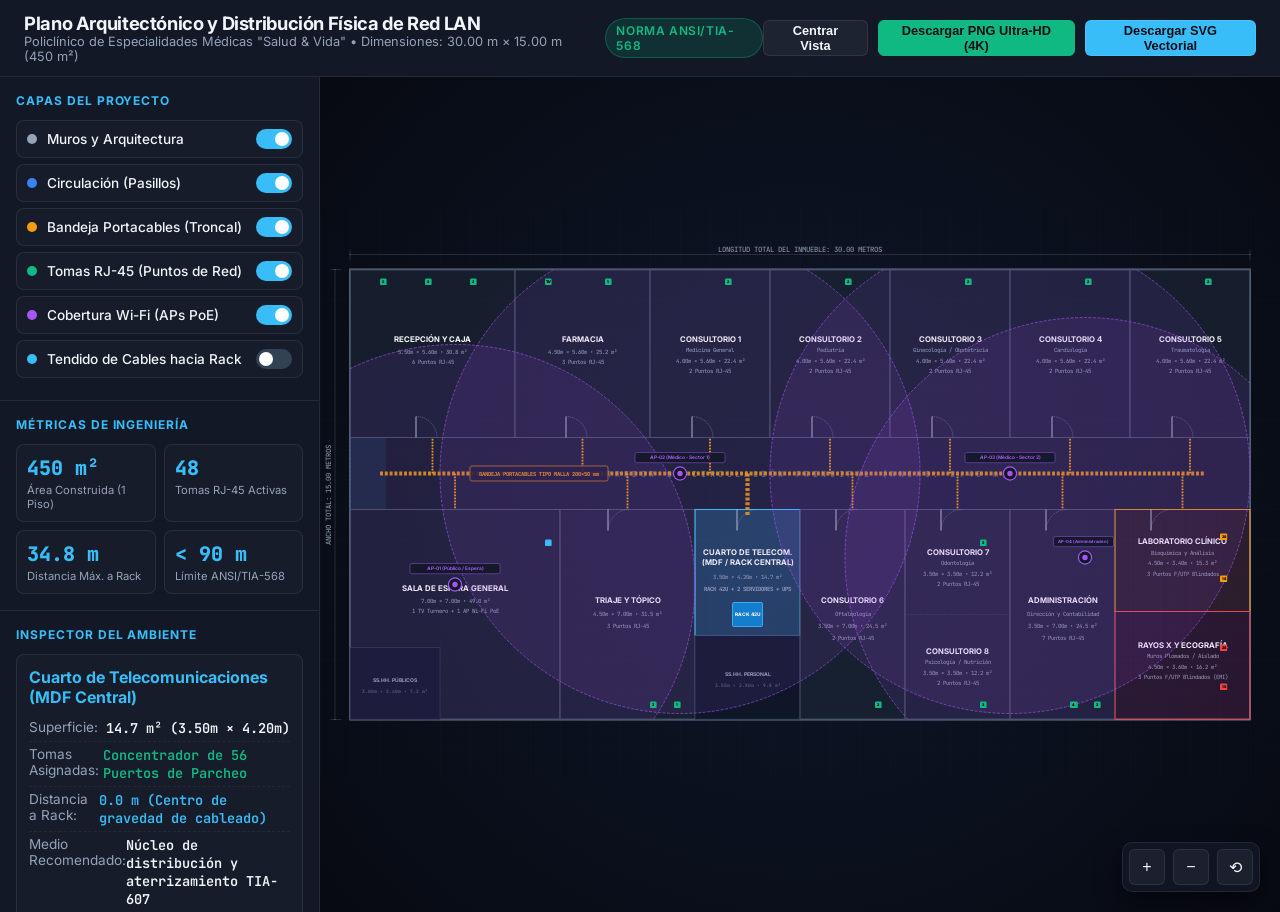
<file: plano/index.html>
<!DOCTYPE html>
<html lang="es">
<head>
  <meta charset="UTF-8">
  <meta name="viewport" content="width=device-width, initial-scale=1.0">
  <title>Plano Arquitectónico y Diseño de Red LAN - Policlínico Salud & Vida</title>
  <link rel="preconnect" href="https://fonts.googleapis.com">
  <link rel="preconnect" href="https://fonts.gstatic.com" crossorigin>
  <link href="https://fonts.googleapis.com/css2?family=Inter:wght@300;400;500;600;700;800&family=JetBrains+Mono:wght@400;500;600&display=swap" rel="stylesheet">
  <style>
    :root {
      --bg-primary: #0a0e17;
      --bg-secondary: #121826;
      --bg-card: rgba(18, 24, 38, 0.85);
      --border-color: rgba(255, 255, 255, 0.08);
      --border-accent: rgba(56, 189, 248, 0.3);
      --text-main: #f1f5f9;
      --text-muted: #94a3b8;
      --accent-cyan: #38bdf8;
      --accent-blue: #3b82f6;
      --accent-green: #10b981;
      --accent-amber: #f59e0b;
      --accent-purple: #a855f7;
      --accent-red: #ef4444;
      --wall-color: #334155;
      --wall-heavy: #64748b;
      --corridor-color: rgba(30, 41, 59, 0.5);
    }

    * {
      box-sizing: border-box;
      margin: 0;
      padding: 0;
    }

    body {
      font-family: 'Inter', sans-serif;
      background-color: var(--bg-primary);
      color: var(--text-main);
      display: flex;
      flex-direction: column;
      height: 100vh;
      overflow: hidden;
    }

    /* Top Navigation Header */
    header {
      background: var(--bg-secondary);
      border-bottom: 1px solid var(--border-color);
      padding: 12px 24px;
      display: flex;
      justify-content: space-between;
      align-items: center;
      z-index: 100;
    }

    .header-title {
      display: flex;
      align-items: center;
      gap: 14px;
    }

    .badge-status {
      background: rgba(16, 185, 129, 0.15);
      color: var(--accent-green);
      font-size: 0.75rem;
      font-weight: 600;
      padding: 4px 10px;
      border-radius: 9999px;
      border: 1px solid rgba(16, 185, 129, 0.3);
      text-transform: uppercase;
      letter-spacing: 0.05em;
    }

    h1 {
      font-size: 1.15rem;
      font-weight: 700;
      letter-spacing: -0.02em;
    }

    .subtitle {
      font-size: 0.8rem;
      color: var(--text-muted);
    }

    /* Layout Container */
    .app-container {
      display: flex;
      flex: 1;
      height: calc(100vh - 65px);
      position: relative;
    }

    /* Toolbar / Layer Controls */
    .sidebar {
      width: 320px;
      background: var(--bg-secondary);
      border-right: 1px solid var(--border-color);
      display: flex;
      flex-direction: column;
      overflow-y: auto;
      z-index: 50;
    }

    .panel-section {
      padding: 16px;
      border-bottom: 1px solid var(--border-color);
    }

    .panel-title {
      font-size: 0.75rem;
      font-weight: 700;
      color: var(--accent-cyan);
      text-transform: uppercase;
      letter-spacing: 0.08em;
      margin-bottom: 12px;
      display: flex;
      align-items: center;
      justify-content: space-between;
    }

    /* Layer Toggle Switches */
    .layer-item {
      display: flex;
      align-items: center;
      justify-content: space-between;
      padding: 8px 10px;
      margin-bottom: 6px;
      background: rgba(255, 255, 255, 0.02);
      border: 1px solid var(--border-color);
      border-radius: 8px;
      cursor: pointer;
      transition: all 0.2s ease;
    }

    .layer-item:hover {
      background: rgba(56, 189, 248, 0.06);
      border-color: var(--border-accent);
    }

    .layer-label {
      display: flex;
      align-items: center;
      gap: 10px;
      font-size: 0.85rem;
      font-weight: 500;
    }

    .layer-dot {
      width: 10px;
      height: 10px;
      border-radius: 50%;
    }

    /* Checkbox switch styling */
    .switch {
      position: relative;
      display: inline-block;
      width: 36px;
      height: 20px;
    }

    .switch input {
      opacity: 0;
      width: 0;
      height: 0;
    }

    .slider {
      position: absolute;
      cursor: pointer;
      top: 0;
      left: 0;
      right: 0;
      bottom: 0;
      background-color: #334155;
      transition: .3s;
      border-radius: 20px;
    }

    .slider:before {
      position: absolute;
      content: "";
      height: 14px;
      width: 14px;
      left: 3px;
      bottom: 3px;
      background-color: white;
      transition: .3s;
      border-radius: 50%;
    }

    input:checked + .slider {
      background-color: var(--accent-cyan);
    }

    input:checked + .slider:before {
      transform: translateX(16px);
    }

    /* Metrics & Stats */
    .metric-grid {
      display: grid;
      grid-template-columns: repeat(2, 1fr);
      gap: 8px;
    }

    .metric-box {
      background: rgba(255, 255, 255, 0.02);
      border: 1px solid var(--border-color);
      border-radius: 8px;
      padding: 10px;
    }

    .metric-box .val {
      font-size: 1.25rem;
      font-weight: 800;
      font-family: 'JetBrains Mono', monospace;
      color: var(--accent-cyan);
    }

    .metric-box .lbl {
      font-size: 0.7rem;
      color: var(--text-muted);
      margin-top: 2px;
    }

    /* Detail Inspector */
    .inspector-card {
      background: rgba(255, 255, 255, 0.02);
      border: 1px solid var(--border-color);
      border-radius: 8px;
      padding: 12px;
      font-size: 0.85rem;
    }

    .inspector-card h4 {
      font-size: 0.95rem;
      margin-bottom: 6px;
      color: var(--text-main);
    }

    .inspector-row {
      display: flex;
      justify-content: space-between;
      padding: 4px 0;
      border-bottom: 1px dashed rgba(255, 255, 255, 0.05);
    }

    .inspector-row span.k {
      color: var(--text-muted);
    }

    .inspector-row span.v {
      font-weight: 600;
      font-family: 'JetBrains Mono', monospace;
      color: var(--text-main);
    }

    /* Main Viewport for Blueprint */
    .viewport {
      flex: 1;
      position: relative;
      background: radial-gradient(circle at center, #0f172a 0%, #070a12 100%);
      overflow: hidden;
      display: flex;
      justify-content: center;
      align-items: center;
    }

    /* Blueprint Canvas Area */
    .blueprint-canvas {
      width: 100%;
      height: 100%;
      cursor: grab;
    }

    .blueprint-canvas:active {
      cursor: grabbing;
    }

    /* Floating Canvas Controls */
    .zoom-controls {
      position: absolute;
      bottom: 20px;
      right: 20px;
      display: flex;
      gap: 8px;
      background: var(--bg-card);
      backdrop-filter: blur(12px);
      border: 1px solid var(--border-color);
      padding: 6px;
      border-radius: 10px;
      box-shadow: 0 10px 25px rgba(0,0,0,0.5);
    }

    .ctrl-btn {
      background: rgba(255, 255, 255, 0.05);
      border: 1px solid var(--border-color);
      color: var(--text-main);
      width: 36px;
      height: 36px;
      border-radius: 6px;
      display: flex;
      align-items: center;
      justify-content: center;
      cursor: pointer;
      font-size: 1rem;
      transition: all 0.15s;
    }

    .ctrl-btn:hover {
      background: rgba(56, 189, 248, 0.2);
      border-color: var(--accent-cyan);
      color: var(--accent-cyan);
    }

    /* SVG Elements Styling */
    .grid-line {
      stroke: rgba(255, 255, 255, 0.04);
      stroke-width: 1;
    }

    .grid-axis {
      stroke: rgba(56, 189, 248, 0.2);
      stroke-width: 1.5;
    }

    .room-poly {
      transition: fill 0.2s, stroke 0.2s;
      cursor: pointer;
    }

    .room-poly:hover {
      fill: rgba(56, 189, 248, 0.15) !important;
      stroke: var(--accent-cyan) !important;
      stroke-width: 3 !important;
    }

    .room-selected {
      fill: rgba(56, 189, 248, 0.25) !important;
      stroke: var(--accent-cyan) !important;
      stroke-width: 3.5 !important;
    }

    .wall-outer {
      stroke: #64748b;
      stroke-width: 6;
      stroke-linejoin: round;
      fill: none;
    }

    .wall-inner {
      stroke: #475569;
      stroke-width: 3.5;
      stroke-linecap: round;
    }

    .door-arc {
      stroke: #94a3b8;
      stroke-width: 1.5;
      stroke-dasharray: 4, 3;
      fill: none;
    }

    .door-leaf {
      stroke: #cbd5e1;
      stroke-width: 2.5;
    }

    .dimension-line {
      stroke: #64748b;
      stroke-width: 1;
    }

    .dimension-text {
      fill: #94a3b8;
      font-size: 24px;
      font-family: 'JetBrains Mono', monospace;
      text-anchor: middle;
    }

    .room-title {
      font-weight: 700;
      font-size: 26px;
      fill: #f8fafc;
      text-anchor: middle;
      pointer-events: none;
    }

    .room-meta {
      font-size: 19px;
      fill: #94a3b8;
      text-anchor: middle;
      font-family: 'JetBrains Mono', monospace;
      pointer-events: none;
    }

    /* Cable tray (Bandeja portacables) */
    .cable-tray {
      stroke: #f59e0b;
      stroke-width: 14;
      stroke-dasharray: 10, 6;
      stroke-linecap: butt;
      fill: none;
      opacity: 0.85;
    }

    .cable-run {
      stroke-width: 2;
      fill: none;
      opacity: 0.6;
      transition: opacity 0.2s, stroke-width 0.2s;
    }

    .cable-run:hover {
      opacity: 1;
      stroke-width: 4;
    }

    /* Network jacks (Tomas RJ45) */
    .jack-node {
      cursor: pointer;
      transition: transform 0.2s;
    }

    .jack-node:hover {
      transform: scale(1.4);
    }

    /* Tooltip */
    #tooltip {
      position: absolute;
      background: var(--bg-card);
      backdrop-filter: blur(12px);
      border: 1px solid var(--accent-cyan);
      border-radius: 8px;
      padding: 10px 14px;
      font-size: 0.8rem;
      pointer-events: none;
      box-shadow: 0 10px 25px rgba(0,0,0,0.6);
      z-index: 1000;
      display: none;
      color: #fff;
      max-width: 280px;
    }
  </style>
</head>
<body>

  <!-- Header -->
  <header>
    <div class="header-title">
      <div>
        <h1>Plano Arquitectónico y Distribución Física de Red LAN</h1>
        <p class="subtitle">Policlínico de Especialidades Médicas "Salud & Vida" • Dimensiones: 30.00 m × 15.00 m (450 m²)</p>
      </div>
      <span class="badge-status">Norma ANSI/TIA-568</span>
    </div>
    <div style="display: flex; gap: 10px;">
      <button class="ctrl-btn" style="width: auto; padding: 0 14px; font-size: 0.8rem; font-weight: 600;" onclick="resetView()">Centrar Vista</button>
      <button class="ctrl-btn" style="width: auto; padding: 0 14px; font-size: 0.8rem; font-weight: 600; background: #10b981; color: #0a0e17; border-color: #10b981;" onclick="exportNativeDiagram('png')" title="Exportar diagrama puro en resolución 4K nativa (sin capturas de pantalla)">Descargar PNG Ultra-HD (4K)</button>
      <button class="ctrl-btn" style="width: auto; padding: 0 14px; font-size: 0.8rem; font-weight: 600; background: var(--accent-cyan); color: #0a0e17;" onclick="exportNativeDiagram('svg')" title="Exportar archivo SVG con estilos y fuentes incrustadas">Descargar SVG Vectorial</button>
    </div>
  </header>

  <!-- Main Container -->
  <div class="app-container">

    <!-- Sidebar Controls -->
    <aside class="sidebar">

      <!-- Capas de Visualización -->
      <div class="panel-section">
        <div class="panel-title">Capas del Proyecto</div>

        <div class="layer-item" onclick="toggleLayer('layer-arch')">
          <div class="layer-label">
            <span class="layer-dot" style="background: #94a3b8;"></span>
            <span>Muros y Arquitectura</span>
          </div>
          <label class="switch" onclick="event.stopPropagation()">
            <input type="checkbox" id="chk-arch" checked onchange="toggleLayer('layer-arch', this.checked)">
            <span class="slider"></span>
          </label>
        </div>

        <div class="layer-item" onclick="toggleLayer('layer-corridor')">
          <div class="layer-label">
            <span class="layer-dot" style="background: #3b82f6;"></span>
            <span>Circulación (Pasillos)</span>
          </div>
          <label class="switch" onclick="event.stopPropagation()">
            <input type="checkbox" id="chk-corridor" checked onchange="toggleLayer('layer-corridor', this.checked)">
            <span class="slider"></span>
          </label>
        </div>

        <div class="layer-item" onclick="toggleLayer('layer-trays')">
          <div class="layer-label">
            <span class="layer-dot" style="background: #f59e0b;"></span>
            <span>Bandeja Portacables (Troncal)</span>
          </div>
          <label class="switch" onclick="event.stopPropagation()">
            <input type="checkbox" id="chk-trays" checked onchange="toggleLayer('layer-trays', this.checked)">
            <span class="slider"></span>
          </label>
        </div>

        <div class="layer-item" onclick="toggleLayer('layer-jacks')">
          <div class="layer-label">
            <span class="layer-dot" style="background: #10b981;"></span>
            <span>Tomas RJ-45 (Puntos de Red)</span>
          </div>
          <label class="switch" onclick="event.stopPropagation()">
            <input type="checkbox" id="chk-jacks" checked onchange="toggleLayer('layer-jacks', this.checked)">
            <span class="slider"></span>
          </label>
        </div>

        <div class="layer-item" onclick="toggleLayer('layer-wifi')">
          <div class="layer-label">
            <span class="layer-dot" style="background: #a855f7;"></span>
            <span>Cobertura Wi-Fi (APs PoE)</span>
          </div>
          <label class="switch" onclick="event.stopPropagation()">
            <input type="checkbox" id="chk-wifi" checked onchange="toggleLayer('layer-wifi', this.checked)">
            <span class="slider"></span>
          </label>
        </div>

        <div class="layer-item" onclick="toggleLayer('layer-cables')">
          <div class="layer-label">
            <span class="layer-dot" style="background: #38bdf8;"></span>
            <span>Tendido de Cables hacia Rack</span>
          </div>
          <label class="switch" onclick="event.stopPropagation()">
            <input type="checkbox" id="chk-cables" onchange="toggleLayer('layer-cables', this.checked)">
            <span class="slider"></span>
          </label>
        </div>
      </div>

      <!-- Resumen Cuantitativo del Diseño -->
      <div class="panel-section">
        <div class="panel-title">Métricas de Ingeniería</div>
        <div class="metric-grid">
          <div class="metric-box">
            <div class="val">450 m²</div>
            <div class="lbl">Área Construida (1 Piso)</div>
          </div>
          <div class="metric-box">
            <div class="val" id="stat-points">48</div>
            <div class="lbl">Tomas RJ-45 Activas</div>
          </div>
          <div class="metric-box">
            <div class="val">34.8 m</div>
            <div class="lbl">Distancia Máx. a Rack</div>
          </div>
          <div class="metric-box">
            <div class="val">&lt; 90 m</div>
            <div class="lbl">Límite ANSI/TIA-568</div>
          </div>
        </div>
      </div>

      <!-- Inspector de Ambiente Seleccionado -->
      <div class="panel-section" style="flex: 1;">
        <div class="panel-title">Inspector del Ambiente</div>
        <div id="inspector-content" class="inspector-card">
          <p style="color: var(--text-muted); font-size: 0.8rem;">Haz clic sobre cualquier ambiente del plano para inspeccionar sus dimensiones, puntos de red asignados y tipo de medio requerido.</p>
        </div>
      </div>

    </aside>

    <!-- Blueprint Canvas Viewport -->
    <main class="viewport" id="viewport">
      <svg id="blueprintSvg" class="blueprint-canvas" viewBox="0 0 3200 1700" xmlns="http://www.w3.org/2000/svg">
        <defs>
          <!-- Grid Pattern -->
          <pattern id="gridPattern" width="100" height="100" patternUnits="userSpaceOnUse">
            <line x1="0" y1="0" x2="100" y2="0" class="grid-line" />
            <line x1="0" y1="0" x2="0" y2="100" class="grid-line" />
          </pattern>
          <!-- Subgrid (1m = 100 unidades) -->
          <pattern id="gridSmall" width="20" height="20" patternUnits="userSpaceOnUse">
            <line x1="0" y1="0" x2="20" y2="0" stroke="rgba(255,255,255,0.015)" stroke-width="0.5" />
            <line x1="0" y1="0" x2="0" y2="20" stroke="rgba(255,255,255,0.015)" stroke-width="0.5" />
          </pattern>

          <!-- Marker for Cables -->
          <marker id="dot" viewBox="0 0 10 10" refX="5" refY="5" markerWidth="4" markerHeight="4">
            <circle cx="5" cy="5" r="4" fill="#38bdf8" />
          </marker>
        </defs>

        <!-- Dynamic Transform Container for Pan & Zoom -->
        <g id="sceneTransform">

          <!-- Background Grid (100 units = 1 meter) -->
          <rect x="-100" y="-100" width="3400" height="1900" fill="url(#gridSmall)" />
          <rect x="-100" y="-100" width="3400" height="1900" fill="url(#gridPattern)" />

          <!-- Dimension Annotations (Métricas Exteriores) -->
          <g id="layer-dimensions">
            <!-- Longitud 30.00 m (Horizontal Superior) -->
            <line x1="100" y1="50" x2="3100" y2="50" class="dimension-line" marker-start="url(#dot)" marker-end="url(#dot)" />
            <line x1="100" y1="35" x2="100" y2="70" class="dimension-line" />
            <line x1="3100" y1="35" x2="3100" y2="70" class="dimension-line" />
            <text x="1600" y="40" class="dimension-text">LONGITUD TOTAL DEL INMUEBLE: 30.00 METROS</text>

            <!-- Ancho 15.00 m (Vertical Izquierdo) -->
            <line x1="50" y1="100" x2="50" y2="1600" class="dimension-line" marker-start="url(#dot)" marker-end="url(#dot)" />
            <line x1="35" y1="100" x2="70" y2="100" class="dimension-line" />
            <line x1="35" y1="1600" x2="70" y2="1600" class="dimension-line" />
            <text x="35" y="850" class="dimension-text" transform="rotate(-90, 35, 850)">ANCHO TOTAL: 15.00 METROS</text>
          </g>

          <!-- Perímetro Exterior del Edificio (30m x 15m -> X: 100 a 3100, Y: 100 a 1600) -->
          <rect x="100" y="100" width="3000" height="1500" fill="rgba(15, 23, 42, 0.7)" class="wall-outer" />

          <!-- ========================================== -->
          <!-- CAPA DE AMBIENTES Y CIRCULACIÓN             -->
          <!-- ========================================== -->

          <!-- Pasillo Central Longitudinal (Y: 650 a 890 -> 2.40m de ancho, X: 100 a 3100) -->
          <g id="layer-corridor">
            <!-- Pasillo Central Principal -->
            <rect x="100" y="660" width="3000" height="240" fill="var(--corridor-color)" stroke="#334155" stroke-width="1.5" stroke-dasharray="8,6" />
            <!-- Pasillo Vertical de Entrada (desde acceso principal hacia pasillo central) -->
            <rect x="100" y="660" width="120" height="240" fill="rgba(56, 189, 248, 0.08)" />
            <text x="1600" y="790" fill="rgba(148, 163, 184, 0.5)" font-size="28" font-weight="700" letter-spacing="12" text-anchor="middle" font-family="'JetBrains Mono', monospace">CORREDOR DE CIRCULACIÓN PRINCIPAL (ANCHO: 2.40 m)</text>
          </g>

          <!-- AMBIENTES - ALA NORTE (Y: 100 a 660 -> Profundidad 5.60 m) -->
          <g id="layer-rooms">

            <!-- 1. Recepción, Admisión y Caja (X: 100 a 650, Ancho: 5.50m) -->
            <g class="room-group" onclick="selectRoom('admision')">
              <rect id="room-admision" x="100" y="100" width="550" height="560" fill="rgba(30, 41, 59, 0.6)" stroke="#475569" stroke-width="3" class="room-poly" />
              <text x="375" y="340" class="room-title">RECEPCIÓN Y CAJA</text>
              <text x="375" y="380" class="room-meta">5.50m × 5.60m • 30.8 m²</text>
              <text x="375" y="415" class="room-meta" fill="#38bdf8">6 Puntos RJ-45</text>
              <!-- Puerta de acceso -->
              <path d="M 320 660 L 320 590 A 70 70 0 0 1 390 660" class="door-arc" />
              <line x1="320" y1="660" x2="320" y2="590" class="door-leaf" />
            </g>

            <!-- 2. Farmacia Asistencial (X: 650 a 1100, Ancho: 4.50m) -->
            <g class="room-group" onclick="selectRoom('farmacia')">
              <rect id="room-farmacia" x="650" y="100" width="450" height="560" fill="rgba(30, 41, 59, 0.6)" stroke="#475569" stroke-width="3" class="room-poly" />
              <text x="875" y="340" class="room-title">FARMACIA</text>
              <text x="875" y="380" class="room-meta">4.50m × 5.60m • 25.2 m²</text>
              <text x="875" y="415" class="room-meta" fill="#38bdf8">3 Puntos RJ-45</text>
              <!-- Puerta -->
              <path d="M 820 660 L 820 590 A 70 70 0 0 1 890 660" class="door-arc" />
              <line x1="820" y1="660" x2="820" y2="590" class="door-leaf" />
            </g>

            <!-- 3. Consultorio 1: Medicina General (X: 1100 a 1500, Ancho: 4.00m) -->
            <g class="room-group" onclick="selectRoom('c1')">
              <rect id="room-c1" x="1100" y="100" width="400" height="560" fill="rgba(30, 41, 59, 0.6)" stroke="#475569" stroke-width="3" class="room-poly" />
              <text x="1300" y="340" class="room-title">CONSULTORIO 1</text>
              <text x="1300" y="375" class="room-meta" fill="#94a3b8">Medicina General</text>
              <text x="1300" y="410" class="room-meta">4.00m × 5.60m • 22.4 m²</text>
              <text x="1300" y="445" class="room-meta" fill="#38bdf8">2 Puntos RJ-45</text>
              <path d="M 1240 660 L 1240 590 A 70 70 0 0 1 1310 660" class="door-arc" />
              <line x1="1240" y1="660" x2="1240" y2="590" class="door-leaf" />
            </g>

            <!-- 4. Consultorio 2: Pediatría (X: 1500 a 1900, Ancho: 4.00m) -->
            <g class="room-group" onclick="selectRoom('c2')">
              <rect id="room-c2" x="1500" y="100" width="400" height="560" fill="rgba(30, 41, 59, 0.6)" stroke="#475569" stroke-width="3" class="room-poly" />
              <text x="1700" y="340" class="room-title">CONSULTORIO 2</text>
              <text x="1700" y="375" class="room-meta" fill="#94a3b8">Pediatría</text>
              <text x="1700" y="410" class="room-meta">4.00m × 5.60m • 22.4 m²</text>
              <text x="1700" y="445" class="room-meta" fill="#38bdf8">2 Puntos RJ-45</text>
              <path d="M 1640 660 L 1640 590 A 70 70 0 0 1 1710 660" class="door-arc" />
              <line x1="1640" y1="660" x2="1640" y2="590" class="door-leaf" />
            </g>

            <!-- 5. Consultorio 3: Ginecología (X: 1900 a 2300, Ancho: 4.00m) -->
            <g class="room-group" onclick="selectRoom('c3')">
              <rect id="room-c3" x="1900" y="100" width="400" height="560" fill="rgba(30, 41, 59, 0.6)" stroke="#475569" stroke-width="3" class="room-poly" />
              <text x="2100" y="340" class="room-title">CONSULTORIO 3</text>
              <text x="2100" y="375" class="room-meta" fill="#94a3b8">Ginecología / Obstetricia</text>
              <text x="2100" y="410" class="room-meta">4.00m × 5.60m • 22.4 m²</text>
              <text x="2100" y="445" class="room-meta" fill="#38bdf8">2 Puntos RJ-45</text>
              <path d="M 2040 660 L 2040 590 A 70 70 0 0 1 2110 660" class="door-arc" />
              <line x1="2040" y1="660" x2="2040" y2="590" class="door-leaf" />
            </g>

            <!-- 6. Consultorio 4: Cardiología (X: 2300 a 2700, Ancho: 4.00m) -->
            <g class="room-group" onclick="selectRoom('c4')">
              <rect id="room-c4" x="2300" y="100" width="400" height="560" fill="rgba(30, 41, 59, 0.6)" stroke="#475569" stroke-width="3" class="room-poly" />
              <text x="2500" y="340" class="room-title">CONSULTORIO 4</text>
              <text x="2500" y="375" class="room-meta" fill="#94a3b8">Cardiología</text>
              <text x="2500" y="410" class="room-meta">4.00m × 5.60m • 22.4 m²</text>
              <text x="2500" y="445" class="room-meta" fill="#38bdf8">2 Puntos RJ-45</text>
              <path d="M 2440 660 L 2440 590 A 70 70 0 0 1 2510 660" class="door-arc" />
              <line x1="2440" y1="660" x2="2440" y2="590" class="door-leaf" />
            </g>

            <!-- 7. Consultorio 5: Traumatología (X: 2700 a 3100, Ancho: 4.00m) -->
            <g class="room-group" onclick="selectRoom('c5')">
              <rect id="room-c5" x="2700" y="100" width="400" height="560" fill="rgba(30, 41, 59, 0.6)" stroke="#475569" stroke-width="3" class="room-poly" />
              <text x="2900" y="340" class="room-title">CONSULTORIO 5</text>
              <text x="2900" y="375" class="room-meta" fill="#94a3b8">Traumatología</text>
              <text x="2900" y="410" class="room-meta">4.00m × 5.60m • 22.4 m²</text>
              <text x="2900" y="445" class="room-meta" fill="#38bdf8">2 Puntos RJ-45</text>
              <path d="M 2840 660 L 2840 590 A 70 70 0 0 1 2910 660" class="door-arc" />
              <line x1="2840" y1="660" x2="2840" y2="590" class="door-leaf" />
            </g>

            <!-- AMBIENTES - ALA SUR (Y: 900 a 1600 -> Profundidad 7.00 m) -->

            <!-- 8. Sala de Espera General y SS.HH. Públicos (X: 100 a 800, Ancho: 7.00m) -->
            <g class="room-group" onclick="selectRoom('espera')">
              <rect id="room-espera" x="100" y="900" width="700" height="700" fill="rgba(30, 41, 59, 0.55)" stroke="#475569" stroke-width="3" class="room-poly" />
              <text x="450" y="1170" class="room-title">SALA DE ESPERA GENERAL</text>
              <text x="450" y="1210" class="room-meta">7.00m × 7.00m • 49.0 m²</text>
              <text x="450" y="1245" class="room-meta" fill="#10b981">1 TV Turnero + 1 AP Wi-Fi PoE</text>
              <!-- Batería de Baños Públicos dentro del área de espera -->
              <rect x="100" y="1360" width="300" height="240" fill="rgba(15, 23, 42, 0.85)" stroke="#334155" stroke-width="2" />
              <text x="250" y="1475" fill="#94a3b8" font-size="17" text-anchor="middle" font-weight="700">SS.HH. PÚBLICOS</text>
              <text x="250" y="1510" fill="#64748b" font-size="15" text-anchor="middle" font-family="'JetBrains Mono', monospace">3.00m × 2.40m • 7.2 m²</text>
            </g>

            <!-- 9. Triaje y Tópico de Urgencias (X: 800 a 1250, Ancho: 4.50m) -->
            <g class="room-group" onclick="selectRoom('triaje')">
              <rect id="room-triaje" x="800" y="900" width="450" height="700" fill="rgba(30, 41, 59, 0.6)" stroke="#475569" stroke-width="3" class="room-poly" />
              <text x="1025" y="1210" class="room-title">TRIAJE Y TÓPICO</text>
              <text x="1025" y="1255" class="room-meta">4.50m × 7.00m • 31.5 m²</text>
              <text x="1025" y="1295" class="room-meta" fill="#38bdf8">3 Puntos RJ-45</text>
              <path d="M 960 900 L 960 970 A 70 70 0 0 1 1030 900" class="door-arc" />
              <line x1="960" y1="900" x2="960" y2="970" class="door-leaf" />
            </g>

            <!-- 10. CUARTO DE COMUNICACIONES / MDF (RACK CENTRAL) (X: 1250 a 1600, Ancho: 3.50m, Prof: 4.00m) -->
            <g class="room-group" onclick="selectRoom('mdf')">
              <!-- Cuarto MDF destacado en cian -->
              <rect id="room-mdf" x="1250" y="900" width="350" height="420" fill="rgba(56, 189, 248, 0.12)" stroke="#38bdf8" stroke-width="4" class="room-poly" />
              <text x="1425" y="1050" class="room-title" fill="#38bdf8" font-size="24">CUARTO DE TELECOM.</text>
              <text x="1425" y="1085" class="room-title" fill="#38bdf8" font-size="20">(MDF / RACK CENTRAL)</text>
              <text x="1425" y="1130" class="room-meta">3.50m × 4.20m • 14.7 m²</text>
              <text x="1425" y="1170" class="room-meta" fill="#f59e0b" font-weight="700">RACK 42U + 2 SERVIDORES + UPS</text>
              <!-- Rack físico centrado -->
              <rect x="1375" y="1210" width="100" height="80" fill="#0284c7" stroke="#38bdf8" stroke-width="3" rx="4" />
              <text x="1425" y="1255" fill="#fff" font-size="16" font-weight="800" text-anchor="middle">RACK 42U</text>
              <!-- Puerta reforzada con cerradura electrónica -->
              <path d="M 1390 900 L 1390 970 A 70 70 0 0 1 1460 900" class="door-arc" stroke="#38bdf8" />
              <line x1="1390" y1="900" x2="1390" y2="970" class="door-leaf" stroke="#38bdf8" />
              <!-- SS.HH. y Vestidor del Personal (debajo del MDF) -->
              <rect x="1250" y="1320" width="350" height="280" fill="rgba(15, 23, 42, 0.85)" stroke="#334155" stroke-width="2" />
              <text x="1425" y="1455" fill="#94a3b8" font-size="17" text-anchor="middle" font-weight="700">SS.HH. PERSONAL</text>
              <text x="1425" y="1490" fill="#64748b" font-size="15" text-anchor="middle" font-family="'JetBrains Mono', monospace">3.50m × 2.80m • 9.8 m²</text>
            </g>

            <!-- 11. Consultorio 6: Oftalmología (X: 1600 a 1950, Ancho: 3.50m) -->
            <g class="room-group" onclick="selectRoom('c6')">
              <rect id="room-c6" x="1600" y="900" width="350" height="700" fill="rgba(30, 41, 59, 0.6)" stroke="#475569" stroke-width="3" class="room-poly" />
              <text x="1775" y="1210" class="room-title">CONSULTORIO 6</text>
              <text x="1775" y="1255" class="room-meta" fill="#94a3b8">Oftalmología</text>
              <text x="1775" y="1295" class="room-meta">3.50m × 7.00m • 24.5 m²</text>
              <text x="1775" y="1335" class="room-meta" fill="#38bdf8">2 Puntos RJ-45</text>
              <path d="M 1720 900 L 1720 970 A 70 70 0 0 1 1790 900" class="door-arc" />
              <line x1="1720" y1="900" x2="1720" y2="970" class="door-leaf" />
            </g>

            <!-- 12. Consultorios 7 y 8 (X: 1950 a 2300, Ancho: 3.50m) -->
            <g class="room-group" onclick="selectRoom('c78')">
              <rect id="room-c78" x="1950" y="900" width="350" height="700" fill="rgba(30, 41, 59, 0.6)" stroke="#475569" stroke-width="3" class="room-poly" />
              <!-- Consultorio 7 -->
              <text x="2125" y="1050" class="room-title">CONSULTORIO 7</text>
              <text x="2125" y="1085" class="room-meta" fill="#94a3b8">Odontología</text>
              <text x="2125" y="1120" class="room-meta">3.50m × 3.50m • 12.2 m²</text>
              <text x="2125" y="1155" class="room-meta" fill="#38bdf8">2 Puntos RJ-45</text>
              
              <line x1="1950" y1="1250" x2="2300" y2="1250" stroke="#334155" stroke-width="2" stroke-dasharray="6,4" />
              
              <!-- Consultorio 8 -->
              <text x="2125" y="1380" class="room-title">CONSULTORIO 8</text>
              <text x="2125" y="1415" class="room-meta" fill="#94a3b8">Psicología / Nutrición</text>
              <text x="2125" y="1450" class="room-meta">3.50m × 3.50m • 12.2 m²</text>
              <text x="2125" y="1485" class="room-meta" fill="#38bdf8">2 Puntos RJ-45</text>
              
              <path d="M 2070 900 L 2070 970 A 70 70 0 0 1 2140 900" class="door-arc" />
              <line x1="2070" y1="900" x2="2070" y2="970" class="door-leaf" />
            </g>

            <!-- 13. Administración y Jefatura Médica (X: 2300 a 2650, Ancho: 3.50m) -->
            <g class="room-group" onclick="selectRoom('admin')">
              <rect id="room-admin" x="2300" y="900" width="350" height="700" fill="rgba(30, 41, 59, 0.6)" stroke="#475569" stroke-width="3" class="room-poly" />
              <text x="2475" y="1210" class="room-title">ADMINISTRACIÓN</text>
              <text x="2475" y="1255" class="room-meta">Dirección y Contabilidad</text>
              <text x="2475" y="1295" class="room-meta">3.50m × 7.00m • 24.5 m²</text>
              <text x="2475" y="1335" class="room-meta" fill="#38bdf8">7 Puntos RJ-45</text>
              <path d="M 2420 900 L 2420 970 A 70 70 0 0 1 2490 900" class="door-arc" />
              <line x1="2420" y1="900" x2="2420" y2="970" class="door-leaf" />
            </g>

            <!-- 14. Laboratorio Clínico y Rayos X (Zona Crítica con Blindaje EMI) (X: 2650 a 3100, Ancho: 4.50m) -->
            <g class="room-group" onclick="selectRoom('diagnostico')">
              <!-- Laboratorio (Arriba) -->
              <rect id="room-lab" x="2650" y="900" width="450" height="340" fill="rgba(245, 158, 11, 0.08)" stroke="#f59e0b" stroke-width="3" class="room-poly" />
              <text x="2875" y="1015" class="room-title" fill="#f59e0b">LABORATORIO CLÍNICO</text>
              <text x="2875" y="1050" class="room-meta">Bioquímica y Análisis</text>
              <text x="2875" y="1085" class="room-meta">4.50m × 3.40m • 15.3 m²</text>
              <text x="2875" y="1120" class="room-meta" fill="#f59e0b">3 Puntos F/UTP Blindados</text>

              <!-- Rayos X y Ecografía (Abajo, Sala Plomada) -->
              <rect id="room-rayosx" x="2650" y="1240" width="450" height="360" fill="rgba(239, 68, 68, 0.08)" stroke="#ef4444" stroke-width="3" class="room-poly" />
              <text x="2875" y="1360" class="room-title" fill="#ef4444">RAYOS X Y ECOGRAFÍA</text>
              <text x="2875" y="1395" class="room-meta">Muros Plomados / Aislado</text>
              <text x="2875" y="1430" class="room-meta">4.50m × 3.60m • 16.2 m²</text>
              <text x="2875" y="1465" class="room-meta" fill="#ef4444">3 Puntos F/UTP Blindados (EMI)</text>

              <path d="M 2770 900 L 2770 970 A 70 70 0 0 1 2840 900" class="door-arc" />
              <line x1="2770" y1="900" x2="2770" y2="970" class="door-leaf" />
            </g>

          </g>

          <!-- ========================================== -->
          <!-- CAPA DE BANDEJA PORTACABLES (CABLE TRAY)   -->
          <!-- ========================================== -->
          <g id="layer-trays">
            <!-- Troncal Principal a lo largo del pasillo (Y = 780, suspendido a 2.60m en cielo raso) -->
            <path d="M 200 780 L 2950 780" class="cable-tray" />
            <!-- Derivación hacia Cuarto de Telecomunicaciones (MDF) -->
            <path d="M 1425 780 L 1425 920" class="cable-tray" />
            <!-- Derivaciones secundarias hacia salas laterales -->
            <line x1="375" y1="780" x2="375" y2="660" stroke="#f59e0b" stroke-width="6" stroke-dasharray="6,4" />
            <line x1="875" y1="780" x2="875" y2="660" stroke="#f59e0b" stroke-width="6" stroke-dasharray="6,4" />
            <line x1="1300" y1="780" x2="1300" y2="660" stroke="#f59e0b" stroke-width="6" stroke-dasharray="6,4" />
            <line x1="1700" y1="780" x2="1700" y2="660" stroke="#f59e0b" stroke-width="6" stroke-dasharray="6,4" />
            <line x1="2100" y1="780" x2="2100" y2="660" stroke="#f59e0b" stroke-width="6" stroke-dasharray="6,4" />
            <line x1="2500" y1="780" x2="2500" y2="660" stroke="#f59e0b" stroke-width="6" stroke-dasharray="6,4" />
            <line x1="2900" y1="780" x2="2900" y2="660" stroke="#f59e0b" stroke-width="6" stroke-dasharray="6,4" />

            <line x1="450" y1="780" x2="450" y2="900" stroke="#f59e0b" stroke-width="6" stroke-dasharray="6,4" />
            <line x1="1025" y1="780" x2="1025" y2="900" stroke="#f59e0b" stroke-width="6" stroke-dasharray="6,4" />
            <line x1="1775" y1="780" x2="1775" y2="900" stroke="#f59e0b" stroke-width="6" stroke-dasharray="6,4" />
            <line x1="2125" y1="780" x2="2125" y2="900" stroke="#f59e0b" stroke-width="6" stroke-dasharray="6,4" />
            <line x1="2475" y1="780" x2="2475" y2="900" stroke="#f59e0b" stroke-width="6" stroke-dasharray="6,4" />
            <line x1="2875" y1="780" x2="2875" y2="900" stroke="#f59e0b" stroke-width="6" stroke-dasharray="6,4" />

            <!-- Etiqueta de la bandeja -->
            <rect x="500" y="755" width="460" height="50" rx="6" fill="rgba(18, 24, 38, 0.9)" stroke="#f59e0b" stroke-width="2" />
            <text x="730" y="787" fill="#f59e0b" font-size="18" font-weight="700" font-family="'JetBrains Mono', monospace" text-anchor="middle">BANDEJA PORTACABLES TIPO MALLA 200×50 mm</text>
          </g>

          <!-- ========================================== -->
          <!-- CAPA DE CABLEADO HACIA RACK (CABLE RUNS)   -->
          <!-- ========================================== -->
          <g id="layer-cables" style="display: none;">
            <!-- Simulación de recorridos físicos hacia el MDF -->
            <!-- Admision -> MDF -->
            <path d="M 250 200 L 250 780 L 1425 780 L 1425 1210" class="cable-run" stroke="#38bdf8" />
            <!-- Farmacia -> MDF -->
            <path d="M 800 200 L 800 780 L 1425 780 L 1425 1210" class="cable-run" stroke="#38bdf8" />
            <!-- Consultorio 1 -> MDF -->
            <path d="M 1250 200 L 1250 780 L 1425 780 L 1425 1210" class="cable-run" stroke="#38bdf8" />
            <!-- Consultorio 4 -> MDF -->
            <path d="M 2450 200 L 2450 780 L 1425 780 L 1425 1210" class="cable-run" stroke="#38bdf8" />
            <!-- Consultorio 5 -> MDF -->
            <path d="M 2850 200 L 2850 780 L 1425 780 L 1425 1210" class="cable-run" stroke="#38bdf8" />
            <!-- Sala de Espera -> MDF -->
            <path d="M 450 1000 L 450 780 L 1425 780 L 1425 1210" class="cable-run" stroke="#10b981" />
            <!-- Triaje -> MDF -->
            <path d="M 950 1100 L 950 780 L 1425 780 L 1425 1210" class="cable-run" stroke="#38bdf8" />
            <!-- Lab -> MDF (F/UTP blindado) -->
            <path d="M 2800 1000 L 2800 780 L 1425 780 L 1425 1210" class="cable-run" stroke="#f59e0b" stroke-dasharray="6,3" />
            <!-- Rayos X -> MDF (F/UTP blindado) -->
            <path d="M 2800 1400 L 2800 780 L 1425 780 L 1425 1210" class="cable-run" stroke="#ef4444" stroke-dasharray="6,3" />
          </g>

          <!-- ========================================== -->
          <!-- CAPA DE COBERTURA WI-FI (APS POE - CÍRCULOS DE COBERTURA EFECTIVA) -->
          <!-- ========================================== -->
          <g id="layer-wifi">
            <defs>
              <!-- Recorte al perímetro del inmueble para visualización limpia estilo CAD -->
              <clipPath id="buildingBoundary">
                <rect x="100" y="100" width="3000" height="1500" rx="4" />
              </clipPath>
            </defs>

            <!-- Círculos de Cobertura Inalámbrica Efectiva (Radio 8.0 metros) recortados al predio -->
            <g clip-path="url(#buildingBoundary)">
              <!-- AP-01 (Sala de Espera - R: 8.0m) -->
              <circle cx="450" cy="1150" r="800" fill="rgba(168, 85, 247, 0.12)" stroke="#a855f7" stroke-width="2.5" stroke-dasharray="10,5" opacity="0.85" />
              <!-- AP-02 (Pasillo Oeste - R: 8.0m) -->
              <circle cx="1200" cy="780" r="800" fill="rgba(168, 85, 247, 0.12)" stroke="#a855f7" stroke-width="2.5" stroke-dasharray="10,5" opacity="0.85" />
              <!-- AP-03 (Pasillo Este - R: 8.0m) -->
              <circle cx="2300" cy="780" r="800" fill="rgba(168, 85, 247, 0.12)" stroke="#a855f7" stroke-width="2.5" stroke-dasharray="10,5" opacity="0.85" />
              <!-- AP-04 (Administración - R: 8.0m) -->
              <circle cx="2550" cy="1060" r="800" fill="rgba(168, 85, 247, 0.12)" stroke="#a855f7" stroke-width="2.5" stroke-dasharray="10,5" opacity="0.85" />
            </g>

            <!-- Nodos Físicos de APs (Hardware en Techo con Etiquetas) -->
            <!-- AP-01 -->
            <g class="ap-hardware">
              <circle cx="450" cy="1150" r="22" fill="#121826" stroke="#a855f7" stroke-width="4" />
              <circle cx="450" cy="1150" r="9" fill="#a855f7" />
              <rect x="300" y="1080" width="300" height="34" rx="6" fill="rgba(18, 24, 38, 0.88)" stroke="#a855f7" stroke-width="1.5" />
              <text x="450" y="1103" fill="#a855f7" font-size="16" font-weight="700" text-anchor="middle">AP-01 (Público / Espera)</text>
            </g>

            <!-- AP-02 -->
            <g class="ap-hardware">
              <circle cx="1200" cy="780" r="22" fill="#121826" stroke="#a855f7" stroke-width="4" />
              <circle cx="1200" cy="780" r="9" fill="#a855f7" />
              <rect x="1050" y="710" width="300" height="34" rx="6" fill="rgba(18, 24, 38, 0.88)" stroke="#a855f7" stroke-width="1.5" />
              <text x="1200" y="733" fill="#a855f7" font-size="16" font-weight="700" text-anchor="middle">AP-02 (Médico - Sector 1)</text>
            </g>

            <!-- AP-03 -->
            <g class="ap-hardware">
              <circle cx="2300" cy="780" r="22" fill="#121826" stroke="#a855f7" stroke-width="4" />
              <circle cx="2300" cy="780" r="9" fill="#a855f7" />
              <rect x="2150" y="710" width="300" height="34" rx="6" fill="rgba(18, 24, 38, 0.88)" stroke="#a855f7" stroke-width="1.5" />
              <text x="2300" y="733" fill="#a855f7" font-size="16" font-weight="700" text-anchor="middle">AP-03 (Médico - Sector 2)</text>
            </g>

            <!-- AP-04 -->
            <g class="ap-hardware">
              <circle cx="2550" cy="1060" r="22" fill="#121826" stroke="#a855f7" stroke-width="4" />
              <circle cx="2550" cy="1060" r="9" fill="#a855f7" />
              <rect x="2445" y="990" width="200" height="34" rx="6" fill="rgba(18, 24, 38, 0.88)" stroke="#a855f7" stroke-width="1.5" />
              <text x="2545" y="1013" fill="#a855f7" font-size="14" font-weight="700" text-anchor="middle">AP-04 (Administración)</text>
            </g>
          </g>

          <!-- ========================================== -->
          <!-- CAPA DE PUNTOS DE RED (TOMAS RJ-45)        -->
          <!-- ========================================== -->
          <g id="layer-jacks">
            <!-- Admisión y Caja (6 tomas) -->
            <g class="jack-node" onmouseover="showTip(evt, 'Toma Doble D01/V01 (Recepción 1)')" onmouseout="hideTip()"><rect x="200" y="130" width="22" height="22" fill="#10b981" rx="4" /><text x="211" y="146" fill="#000" font-size="12" font-weight="900" text-anchor="middle">2</text></g>
            <g class="jack-node" onmouseover="showTip(evt, 'Toma Doble D02/V02 (Recepción 2)')" onmouseout="hideTip()"><rect x="350" y="130" width="22" height="22" fill="#10b981" rx="4" /><text x="361" y="146" fill="#000" font-size="12" font-weight="900" text-anchor="middle">2</text></g>
            <g class="jack-node" onmouseover="showTip(evt, 'Toma Doble D03/Impresora (Caja)')" onmouseout="hideTip()"><rect x="500" y="130" width="22" height="22" fill="#10b981" rx="4" /><text x="511" y="146" fill="#000" font-size="12" font-weight="900" text-anchor="middle">2</text></g>

            <!-- Farmacia (3 tomas) -->
            <g class="jack-node" onmouseover="showTip(evt, 'Toma Doble D04/V03 (Ventas Farmacia)')" onmouseout="hideTip()"><rect x="750" y="130" width="22" height="22" fill="#10b981" rx="4" /><text x="761" y="146" fill="#000" font-size="12" font-weight="900" text-anchor="middle">2</text></g>
            <g class="jack-node" onmouseover="showTip(evt, 'Toma Simple D05 (Impresora Tickets)')" onmouseout="hideTip()"><rect x="950" y="130" width="22" height="22" fill="#10b981" rx="4" /><text x="961" y="146" fill="#000" font-size="12" font-weight="900" text-anchor="middle">1</text></g>

            <!-- Consultorios 1 a 5 (Ala Norte) -->
            <g class="jack-node" onmouseover="showTip(evt, 'Toma Doble C1 (PC + Tel VoIP)')" onmouseout="hideTip()"><rect x="1350" y="130" width="22" height="22" fill="#10b981" rx="4" /><text x="1361" y="146" fill="#000" font-size="12" font-weight="900" text-anchor="middle">2</text></g>
            <g class="jack-node" onmouseover="showTip(evt, 'Toma Doble C2 (PC + Tel VoIP)')" onmouseout="hideTip()"><rect x="1750" y="130" width="22" height="22" fill="#10b981" rx="4" /><text x="1761" y="146" fill="#000" font-size="12" font-weight="900" text-anchor="middle">2</text></g>
            <g class="jack-node" onmouseover="showTip(evt, 'Toma Doble C3 (PC + Tel VoIP)')" onmouseout="hideTip()"><rect x="2150" y="130" width="22" height="22" fill="#10b981" rx="4" /><text x="2161" y="146" fill="#000" font-size="12" font-weight="900" text-anchor="middle">2</text></g>
            <g class="jack-node" onmouseover="showTip(evt, 'Toma Doble C4 (PC + Tel VoIP)')" onmouseout="hideTip()"><rect x="2550" y="130" width="22" height="22" fill="#10b981" rx="4" /><text x="2561" y="146" fill="#000" font-size="12" font-weight="900" text-anchor="middle">2</text></g>
            <g class="jack-node" onmouseover="showTip(evt, 'Toma Doble C5 (PC + Tel VoIP)')" onmouseout="hideTip()"><rect x="2950" y="130" width="22" height="22" fill="#10b981" rx="4" /><text x="2961" y="146" fill="#000" font-size="12" font-weight="900" text-anchor="middle">2</text></g>

            <!-- Sala de Espera (Smart TV de Turnos) -->
            <g class="jack-node" onmouseover="showTip(evt, 'Toma TV01 (Smart TV Pantalla de Turnos)')" onmouseout="hideTip()"><rect x="750" y="1000" width="22" height="22" fill="#38bdf8" rx="4" /><text x="761" y="146" fill="#000" font-size="12" font-weight="900" text-anchor="middle">TV</text></g>

            <!-- Triaje (3 tomas) -->
            <g class="jack-node" onmouseover="showTip(evt, 'Toma Doble Triaje (PC 1 + VoIP)')" onmouseout="hideTip()"><rect x="1100" y="1540" width="22" height="22" fill="#10b981" rx="4" /><text x="1111" y="1556" fill="#000" font-size="12" font-weight="900" text-anchor="middle">2</text></g>
            <g class="jack-node" onmouseover="showTip(evt, 'Toma Simple Triaje (PC 2)')" onmouseout="hideTip()"><rect x="1180" y="1540" width="22" height="22" fill="#10b981" rx="4" /><text x="1191" y="1556" fill="#000" font-size="12" font-weight="900" text-anchor="middle">1</text></g>

            <!-- Consultorio 6 (2 tomas) -->
            <g class="jack-node" onmouseover="showTip(evt, 'Toma Doble C6 (PC + VoIP)')" onmouseout="hideTip()"><rect x="1850" y="1540" width="22" height="22" fill="#10b981" rx="4" /><text x="1861" y="1556" fill="#000" font-size="12" font-weight="900" text-anchor="middle">2</text></g>

            <!-- Consultorios 7 y 8 (4 tomas) -->
            <g class="jack-node" onmouseover="showTip(evt, 'Toma Doble C7 (Odontología)')" onmouseout="hideTip()"><rect x="2200" y="1000" width="22" height="22" fill="#10b981" rx="4" /><text x="2211" y="1016" fill="#000" font-size="12" font-weight="900" text-anchor="middle">2</text></g>
            <g class="jack-node" onmouseover="showTip(evt, 'Toma Doble C8 (Psicología)')" onmouseout="hideTip()"><rect x="2200" y="1540" width="22" height="22" fill="#10b981" rx="4" /><text x="2211" y="1556" fill="#000" font-size="12" font-weight="900" text-anchor="middle">2</text></g>

            <!-- Administración (6 tomas) -->
            <g class="jack-node" onmouseover="showTip(evt, 'Toma Cuádruple Admin (PCs 1-4)')" onmouseout="hideTip()"><rect x="2500" y="1540" width="26" height="22" fill="#10b981" rx="4" /><text x="2513" y="1556" fill="#000" font-size="12" font-weight="900" text-anchor="middle">4</text></g>
            <g class="jack-node" onmouseover="showTip(evt, 'Toma Doble Admin (Multifuncional + VoIP)')" onmouseout="hideTip()"><rect x="2580" y="1540" width="22" height="22" fill="#10b981" rx="4" /><text x="2591" y="1556" fill="#000" font-size="12" font-weight="900" text-anchor="middle">2</text></g>

            <!-- Laboratorio Clínico (3 tomas blindadas) -->
            <g class="jack-node" onmouseover="showTip(evt, 'Toma Doble Blindada F/UTP (PCs Lab)')" onmouseout="hideTip()"><rect x="3000" y="980" width="24" height="22" fill="#f59e0b" rx="4" /><text x="3012" y="996" fill="#000" font-size="12" font-weight="900" text-anchor="middle">2S</text></g>
            <g class="jack-node" onmouseover="showTip(evt, 'Toma Simple Blindada (Analizador Bioquímico IP)')" onmouseout="hideTip()"><rect x="3000" y="1120" width="24" height="22" fill="#f59e0b" rx="4" /><text x="3012" y="1136" fill="#000" font-size="12" font-weight="900" text-anchor="middle">1S</text></g>

            <!-- Rayos X y Ecografía (3 tomas blindadas) -->
            <g class="jack-node" onmouseover="showTip(evt, 'Toma Doble Blindada F/UTP (Estaciones DICOM)')" onmouseout="hideTip()"><rect x="3000" y="1350" width="24" height="22" fill="#ef4444" rx="4" /><text x="3012" y="1366" fill="#000" font-size="12" font-weight="900" text-anchor="middle">2S</text></g>
            <g class="jack-node" onmouseover="showTip(evt, 'Toma Simple Blindada (Impresora Médica)')" onmouseout="hideTip()"><rect x="3000" y="1480" width="24" height="22" fill="#ef4444" rx="4" /><text x="3012" y="1496" fill="#000" font-size="12" font-weight="900" text-anchor="middle">1S</text></g>
          </g>

        </g>
      </svg>

      <!-- Floating Zoom & Pan Controls -->
      <div class="zoom-controls">
        <button class="ctrl-btn" onclick="zoomIn()" title="Acercar">+</button>
        <button class="ctrl-btn" onclick="zoomOut()" title="Alejar">−</button>
        <button class="ctrl-btn" onclick="resetView()" title="Restablecer">⟲</button>
      </div>

      <!-- Floating Tooltip -->
      <div id="tooltip"></div>
    </main>

  </div>

  <script>
    // Room Data Store
    const roomDetails = {
      admision: {
        title: "Recepción, Admisión y Caja",
        area: "30.8 m² (5.50m × 5.60m)",
        jacks: "6 Tomas RJ-45 Cat 6",
        devices: "3 PCs de atención, 1 Impresora de red, 2 Teléfonos IP (VoIP)",
        cableType: "UTP Cat 6 LSZH (Cero halógenos)",
        distanceRack: "19.5 metros reales por canaleta",
        notes: "Zona de alta concurrencia. Canaleta perimetral de dos vías para separar datos de alimentación eléctrica."
      },
      farmacia: {
        title: "Farmacia Asistencial",
        area: "25.2 m² (4.50m × 5.60m)",
        jacks: "3 Tomas RJ-45 Cat 6",
        devices: "2 PCs terminales de venta, 1 Impresora térmica de tickets",
        cableType: "UTP Cat 6 LSZH",
        distanceRack: "14.2 metros reales",
        notes: "Mostrador con ventanilla hacia la sala de espera y almacén interior de medicamentos."
      },
      c1: {
        title: "Consultorio 1 - Medicina General",
        area: "22.4 m² (4.00m × 5.60m)",
        jacks: "2 Tomas RJ-45 Cat 6",
        devices: "1 PC médica (Historias Clínicas EMR), 1 Teléfono VoIP",
        cableType: "UTP Cat 6 LSZH",
        distanceRack: "9.8 metros reales",
        notes: "Módulo médico típico. Toma doble en pared junto al escritorio de consulta."
      },
      c2: {
        title: "Consultorio 2 - Pediatría",
        area: "22.4 m² (4.00m × 5.60m)",
        jacks: "2 Tomas RJ-45 Cat 6",
        devices: "1 PC médica, 1 Teléfono VoIP",
        cableType: "UTP Cat 6 LSZH",
        distanceRack: "6.5 metros reales",
        notes: "Módulo estándar idéntico para optimizar mantenimiento y rotulación ANSI/TIA-606."
      },
      c3: {
        title: "Consultorio 3 - Ginecología y Obstetricia",
        area: "22.4 m² (4.00m × 5.60m)",
        jacks: "2 Tomas RJ-45 Cat 6",
        devices: "1 PC médica, 1 Teléfono VoIP",
        cableType: "UTP Cat 6 LSZH",
        distanceRack: "7.8 metros reales",
        notes: "Frente al Cuarto de Telecomunicaciones. Enlace muy corto y baja latencia."
      },
      c4: {
        title: "Consultorio 4 - Cardiología",
        area: "22.4 m² (4.00m × 5.60m)",
        jacks: "2 Tomas RJ-45 Cat 6",
        devices: "1 PC médica, 1 Teléfono VoIP / Electrocardiógrafo con puerto IP",
        cableType: "UTP Cat 6 LSZH",
        distanceRack: "11.6 metros reales",
        notes: "Toma de datos preparada para descarga de trazados de ECG digital al servidor EMR."
      },
      c5: {
        title: "Consultorio 5 - Traumatología",
        area: "22.4 m² (4.00m × 5.60m)",
        jacks: "2 Tomas RJ-45 Cat 6",
        devices: "1 PC médica de alta resolución para visualización de placas radiológicas",
        cableType: "UTP Cat 6 LSZH",
        distanceRack: "15.4 metros reales",
        notes: "Monitores duales para diagnóstico visual de imágenes médicas."
      },
      espera: {
        title: "Sala de Espera General",
        area: "49.0 m² (7.00m × 7.00m)",
        jacks: "2 Tomas (1 Smart TV + 1 AP PoE)",
        devices: "1 Pantalla Smart TV informativa (Turnero digital), 1 Access Point Wi-Fi",
        cableType: "UTP Cat 6 PoE (IEEE 802.3at)",
        distanceRack: "18.0 metros reales",
        notes: "Espacio amplio con bancas para 35 personas. Batería de SS.HH. públicos adyacente."
      },
      triaje: {
        title: "Triaje y Tópico de Urgencias",
        area: "31.5 m² (4.50m × 7.00m)",
        jacks: "3 Tomas RJ-45 Cat 6",
        devices: "2 PCs de enfermería, 1 Teléfono IP",
        cableType: "UTP Cat 6 LSZH",
        distanceRack: "8.5 metros reales",
        notes: "Registro ágil de signos vitales. Contiguo a la Sala de Espera para flujo inmediato de pacientes."
      },
      mdf: {
        title: "Cuarto de Telecomunicaciones (MDF Central)",
        area: "14.7 m² (3.50m × 4.20m)",
        jacks: "Concentrador de 56 Puertos de Parcheo",
        devices: "Gabinete Rack 42U, 2 Patch Panels de 24 puertos Cat 6 + 1 Patch Panel blindado Cat 6A, 2 Switches administrables PoE+ de 24p, 1 Servidor EMR, 1 Servidor PACS DICOM, 1 Sistema UPS Online 3kVA con banco de baterías",
        cableType: "Núcleo de distribución y aterrizamiento TIA-607",
        distanceRack: "0.0 m (Centro de gravedad de cableado)",
        notes: "Ubicación geo-céntrica óptima. Puerta de seguridad metálica con cerradura biométrica y aire acondicionado de precisión de 18,000 BTU a 21°C."
      },
      c6: {
        title: "Consultorio 6 - Oftalmología",
        area: "24.5 m² (3.50m × 7.00m)",
        jacks: "2 Tomas RJ-45 Cat 6",
        devices: "1 PC médica, 1 Teléfono VoIP",
        cableType: "UTP Cat 6 LSZH",
        distanceRack: "6.2 metros reales",
        notes: "Contiguo al MDF. Conexión de muy baja pérdida."
      },
      c78: {
        title: "Consultorios 7 y 8 - Odontología y Psicología",
        area: "24.5 m² (3.50m × 7.00m)",
        jacks: "4 Tomas RJ-45 Cat 6 (2 por consultorio)",
        devices: "2 PCs médicas, 2 Teléfonos VoIP",
        cableType: "UTP Cat 6 LSZH",
        distanceRack: "9.5 metros reales",
        notes: "Módulo compartido con división acústica."
      },
      admin: {
        title: "Administración, Jefatura y Contabilidad",
        area: "24.5 m² (3.50m × 7.00m)",
        jacks: "7 Tomas (6 Tomas Cat 6 + 1 AP-04 PoE)",
        devices: "4 PCs administrativas, 1 Impresora multifuncional departamental, 1 Teléfono IP de dirección, 1 Access Point corporativo (AP-04)",
        cableType: "UTP Cat 6 LSZH / PoE (802.3at)",
        distanceRack: "13.0 metros reales",
        notes: "Oficina administrativa central para gestión financiera, auditoría, jefatura médica, reuniones clínicas y facturación electrónica."
      },
      diagnostico: {
        title: "Zona de Diagnóstico (Laboratorio Clínico y Rayos X)",
        area: "31.5 m² (Laboratorio: 15.3 m² • Rayos X: 16.2 m²)",
        jacks: "6 Tomas Blindadas (3 Lab + 3 Rayos X)",
        devices: "2 PCs Analistas + 1 Analizador Bioquímico IP (Lab); 2 Estaciones DICOM + 1 Impresora de Placas (Rayos X)",
        cableType: "F/UTP Cat 6A Blindado (Apantallado con lámina de aluminio contra Ruido EMI)",
        distanceRack: "17.8 metros reales",
        notes: "ZONA CRÍTICA: La sala de Rayos X cuenta con blindaje de plomo en muros y equipos generadores de alta tensión. El uso de cable blindado F/UTP con jacks blindados y aterrizamiento TIA-607 evita la degradación de señales y pérdida de paquetes."
      }
    };

    function selectRoom(roomId) {
      // Remover selección previa
      document.querySelectorAll('.room-poly').forEach(el => el.classList.remove('room-selected'));
      
      const poly = document.getElementById(`room-${roomId}`);
      if (poly) poly.classList.add('room-selected');

      const data = roomDetails[roomId];
      if (!data) return;

      const inspector = document.getElementById('inspector-content');
      inspector.innerHTML = `
        <h4 style="color: var(--accent-cyan); font-weight: 700; font-size: 1rem; margin-bottom: 8px;">${data.title}</h4>
        <div class="inspector-row"><span class="k">Superficie:</span><span class="v">${data.area}</span></div>
        <div class="inspector-row"><span class="k">Tomas Asignadas:</span><span class="v" style="color: #10b981;">${data.jacks}</span></div>
        <div class="inspector-row"><span class="k">Distancia a Rack:</span><span class="v" style="color: #38bdf8;">${data.distanceRack}</span></div>
        <div class="inspector-row"><span class="k">Medio Recomendado:</span><span class="v">${data.cableType}</span></div>
        <div style="margin-top: 10px;">
          <div style="font-size: 0.72rem; color: var(--text-muted); font-weight: 700; text-transform: uppercase;">Dispositivos:</div>
          <div style="font-size: 0.8rem; margin-top: 2px; color: #f1f5f9;">${data.devices}</div>
        </div>
        <div style="margin-top: 10px; padding-top: 8px; border-top: 1px solid rgba(255,255,255,0.06);">
          <div style="font-size: 0.72rem; color: var(--accent-amber); font-weight: 700; text-transform: uppercase;">Criterio de Ingeniería:</div>
          <div style="font-size: 0.78rem; margin-top: 3px; color: var(--text-muted);">${data.notes}</div>
        </div>
      `;
    }

    // Layer Toggle Function
    function toggleLayer(layerId, isVisible) {
      const el = document.getElementById(layerId);
      if (!el) return;
      if (isVisible === undefined) {
        const current = el.style.display !== 'none';
        el.style.display = current ? 'none' : 'inline';
        const chk = document.getElementById(layerId.replace('layer-', 'chk-'));
        if (chk) chk.checked = !current;
      } else {
        el.style.display = isVisible ? 'inline' : 'none';
      }
    }

    // Pan & Zoom Logic
    const svg = document.getElementById('blueprintSvg');
    const scene = document.getElementById('sceneTransform');
    let scale = 1;
    let pointX = 0;
    let pointY = 0;
    let isPanning = false;
    let startX = 0;
    let startY = 0;

    function setTransform() {
      scene.setAttribute('transform', `translate(${pointX}, ${pointY}) scale(${scale})`);
    }

    function zoomIn() {
      scale = Math.min(scale * 1.25, 4);
      setTransform();
    }

    function zoomOut() {
      scale = Math.max(scale / 1.25, 0.4);
      setTransform();
    }

    function resetView() {
      scale = 1;
      pointX = 0;
      pointY = 0;
      setTransform();
    }

    svg.onmousedown = function (e) {
      if (e.target.closest('.room-group') && e.detail === 1) {
        // Permitir click en room
      }
      isPanning = true;
      startX = e.clientX - pointX;
      startY = e.clientY - pointY;
    };

    window.onmousemove = function (e) {
      if (!isPanning) return;
      pointX = e.clientX - startX;
      pointY = e.clientY - startY;
      setTransform();
    };

    window.onmouseup = function () {
      isPanning = false;
    };

    svg.onwheel = function (e) {
      e.preventDefault();
      const xs = (e.clientX - pointX) / scale;
      const ys = (e.clientY - pointY) / scale;
      const delta = -e.deltaY;
      (delta > 0) ? (scale *= 1.1) : (scale /= 1.1);
      scale = Math.min(Math.max(0.4, scale), 4);
      pointX = e.clientX - xs * scale;
      pointY = e.clientY - ys * scale;
      setTransform();
    };

    // Tooltip Helper
    const tooltip = document.getElementById('tooltip');
    function showTip(evt, text) {
      tooltip.innerText = text;
      tooltip.style.display = 'block';
      tooltip.style.left = (evt.clientX + 14) + 'px';
      tooltip.style.top = (evt.clientY + 14) + 'px';
    }
    function hideTip() {
      tooltip.style.display = 'none';
    }

    // Construcción de SVG autónomo con estilos, fuentes y fondos incrustados
    function getStandaloneSVGString() {
      const clonedSvg = svg.cloneNode(true);
      clonedSvg.setAttribute("width", "3200");
      clonedSvg.setAttribute("height", "1700");
      clonedSvg.setAttribute("viewBox", "0 0 3200 1700");

      // Resetear la transformación de zoom/paneo a la posición neutral de fábrica
      const clonedScene = clonedSvg.querySelector("#sceneTransform");
      if (clonedScene) {
        clonedScene.setAttribute("transform", "translate(0, 0) scale(1)");
      }

      // Asegurar que las capas activas en el UI se reflejen
      ["layer-arch", "layer-corridor", "layer-trays", "layer-jacks", "layer-wifi", "layer-cables"].forEach(layerId => {
        const originalLayer = document.getElementById(layerId);
        const targetLayer = clonedSvg.querySelector("#" + layerId);
        if (originalLayer && targetLayer) {
          targetLayer.style.display = originalLayer.style.display;
        }
      });

      // Crear bloque de estilos embebidos con fuentes y variables resueltas
      const styleElement = document.createElementNS("http://www.w3.org/2000/svg", "style");
      styleElement.textContent = `
        @import url('https://fonts.googleapis.com/css2?family=Inter:wght@400;600;700;800&family=JetBrains+Mono:wght@400;600;700&display=swap');
        text { font-family: 'Inter', -apple-system, BlinkMacSystemFont, "Segoe UI", Roboto, sans-serif; }
        .grid-line { stroke: rgba(255, 255, 255, 0.05); stroke-width: 1; }
        .dimension-line { stroke: #64748b; stroke-width: 1.5; }
        .dimension-text { fill: #94a3b8; font-size: 24px; font-family: 'JetBrains Mono', monospace; text-anchor: middle; font-weight: 600; }
        .wall-outer { stroke: #64748b; stroke-width: 6; stroke-linejoin: round; fill: rgba(15, 23, 42, 0.85); }
        .wall-inner { stroke: #475569; stroke-width: 3.5; stroke-linecap: round; }
        .door-arc { stroke: #94a3b8; stroke-width: 1.5; stroke-dasharray: 4, 3; fill: none; }
        .door-leaf { stroke: #cbd5e1; stroke-width: 2.5; }
        .room-poly { stroke: #475569; stroke-width: 3; }
        .room-title { font-weight: 700; font-size: 26px; fill: #f8fafc; text-anchor: middle; }
        .room-meta { font-size: 19px; fill: #94a3b8; text-anchor: middle; font-family: 'JetBrains Mono', monospace; }
        .cable-tray { stroke: #f59e0b; stroke-width: 14; stroke-dasharray: 10, 6; stroke-linecap: butt; fill: none; opacity: 0.88; }
        .cable-run { stroke-width: 2.5; fill: none; opacity: 0.75; }
      `;

      // Inyectar defs y estilo
      let defs = clonedSvg.querySelector("defs");
      if (!defs) {
        defs = document.createElementNS("http://www.w3.org/2000/svg", "defs");
        clonedSvg.insertBefore(defs, clonedSvg.firstChild);
      }
      defs.appendChild(styleElement);

      // Inyectar fondo sólido oscuro de alta fidelidad para visualizadores externos
      const bgRect = document.createElementNS("http://www.w3.org/2000/svg", "rect");
      bgRect.setAttribute("width", "3200");
      bgRect.setAttribute("height", "1700");
      bgRect.setAttribute("fill", "#0a0e17");
      clonedSvg.insertBefore(bgRect, clonedSvg.firstChild);

      const serializer = new XMLSerializer();
      return serializer.serializeToString(clonedSvg);
    }

    // Función de exportación nativa de alta fidelidad (PNG 4K o SVG Vectorial)
    function exportNativeDiagram(format) {
      const svgString = getStandaloneSVGString();

      if (format === 'svg') {
        const blob = new Blob([svgString], { type: 'image/svg+xml;charset=utf-8' });
        const url = URL.createObjectURL(blob);
        const a = document.createElement('a');
        a.href = url;
        a.download = 'plano_red_policlinico_salud_vida_vectorial.svg';
        document.body.appendChild(a);
        a.click();
        document.body.removeChild(a);
        URL.revokeObjectURL(url);
        return;
      }

      if (format === 'png') {
        // Renderizado nativo por Canvas en Ultra-HD (4K: 3840 x 2040)
        const targetWidth = 3840;
        const targetHeight = 2040;
        const canvas = document.createElement('canvas');
        canvas.width = targetWidth;
        canvas.height = targetHeight;
        const ctx = canvas.getContext('2d');

        const img = new Image();
        const svgBlob = new Blob([svgString], { type: 'image/svg+xml;charset=utf-8' });
        const blobUrl = URL.createObjectURL(svgBlob);

        img.onload = function () {
          // Fondo base
          ctx.fillStyle = '#0a0e17';
          ctx.fillRect(0, 0, targetWidth, targetHeight);
          // Dibujo vectorial a máxima resolución
          ctx.drawImage(img, 0, 0, targetWidth, targetHeight);
          URL.revokeObjectURL(blobUrl);

          canvas.toBlob((blob) => {
            if (!blob) return;
            const pngUrl = URL.createObjectURL(blob);
            const a = document.createElement('a');
            a.href = pngUrl;
            a.download = 'plano_red_policlinico_salud_vida_4K.png';
            document.body.appendChild(a);
            a.click();
            document.body.removeChild(a);
            URL.revokeObjectURL(pngUrl);
          }, 'image/png');
        };

        img.src = blobUrl;
      }
    }

    // Auto-select MDF on startup
    window.addEventListener('DOMContentLoaded', () => {
      selectRoom('mdf');
    });
  </script>
</body>
</html>
</file>
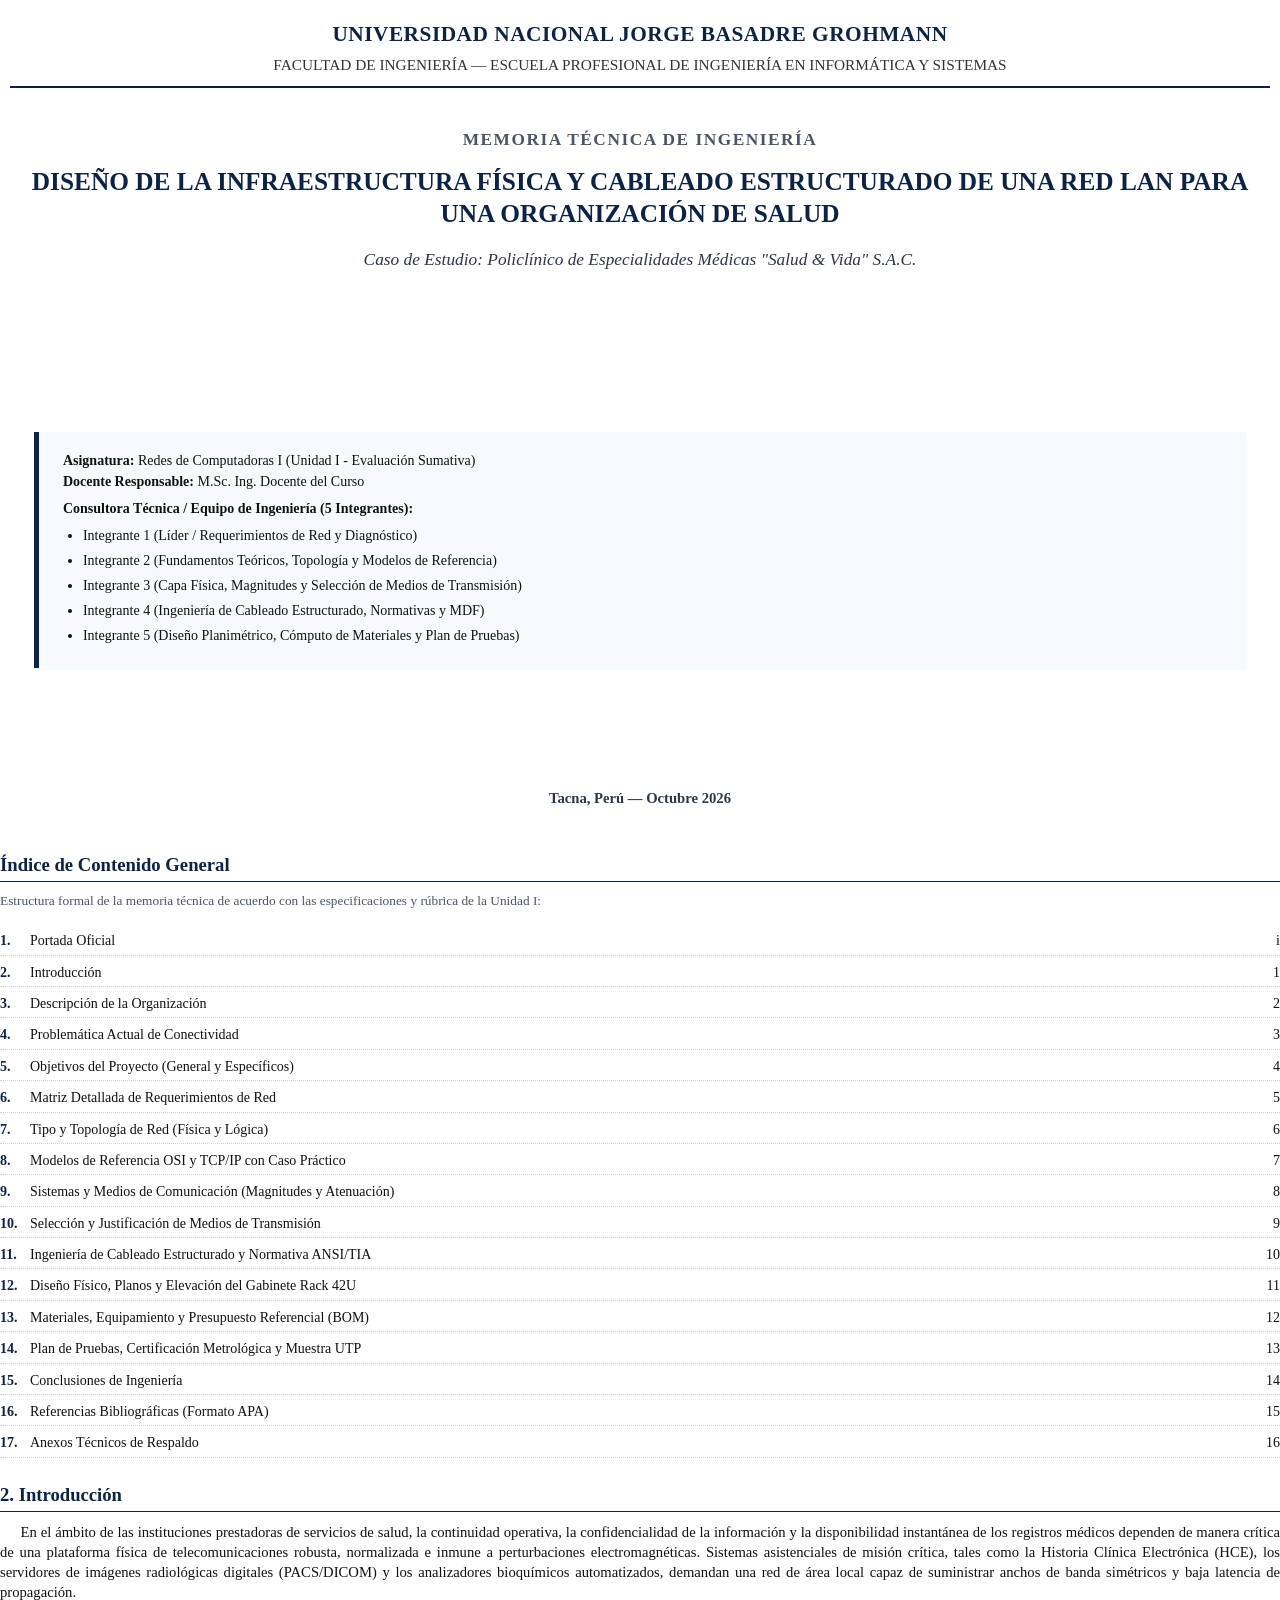
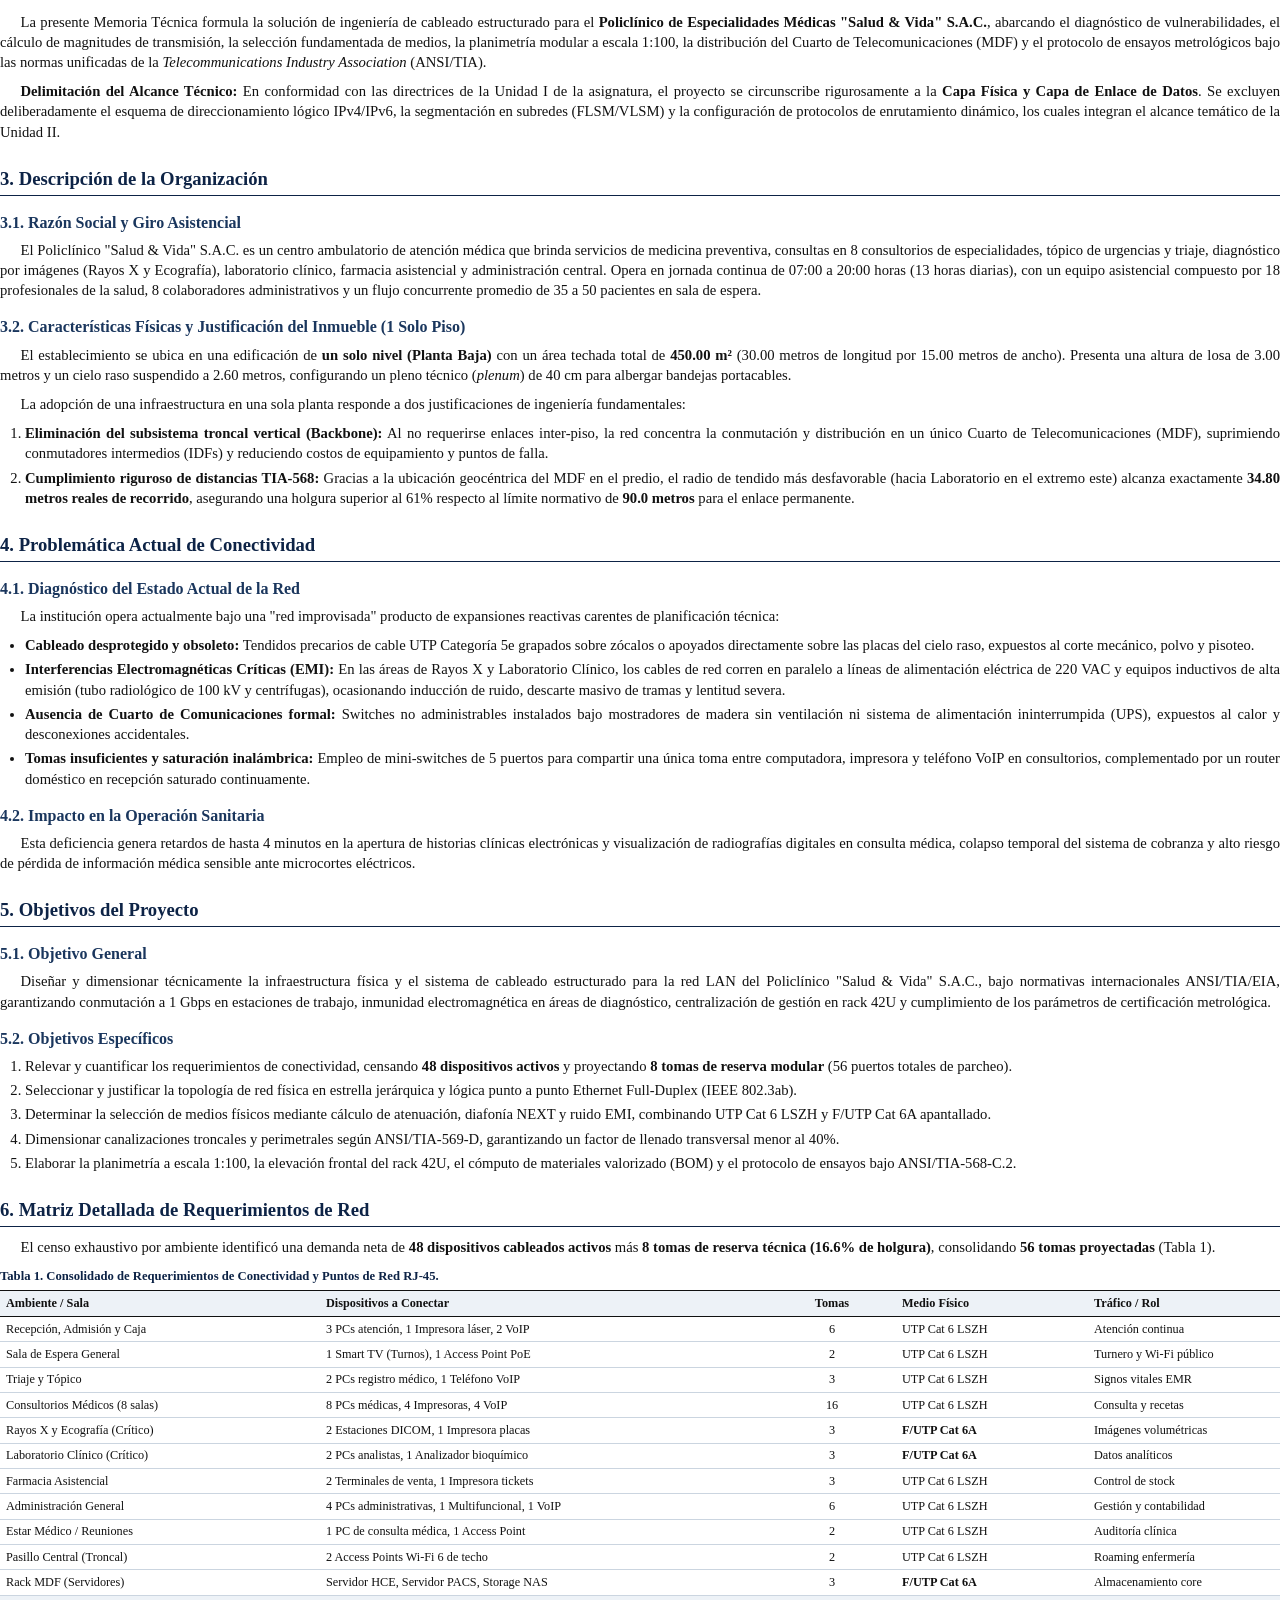
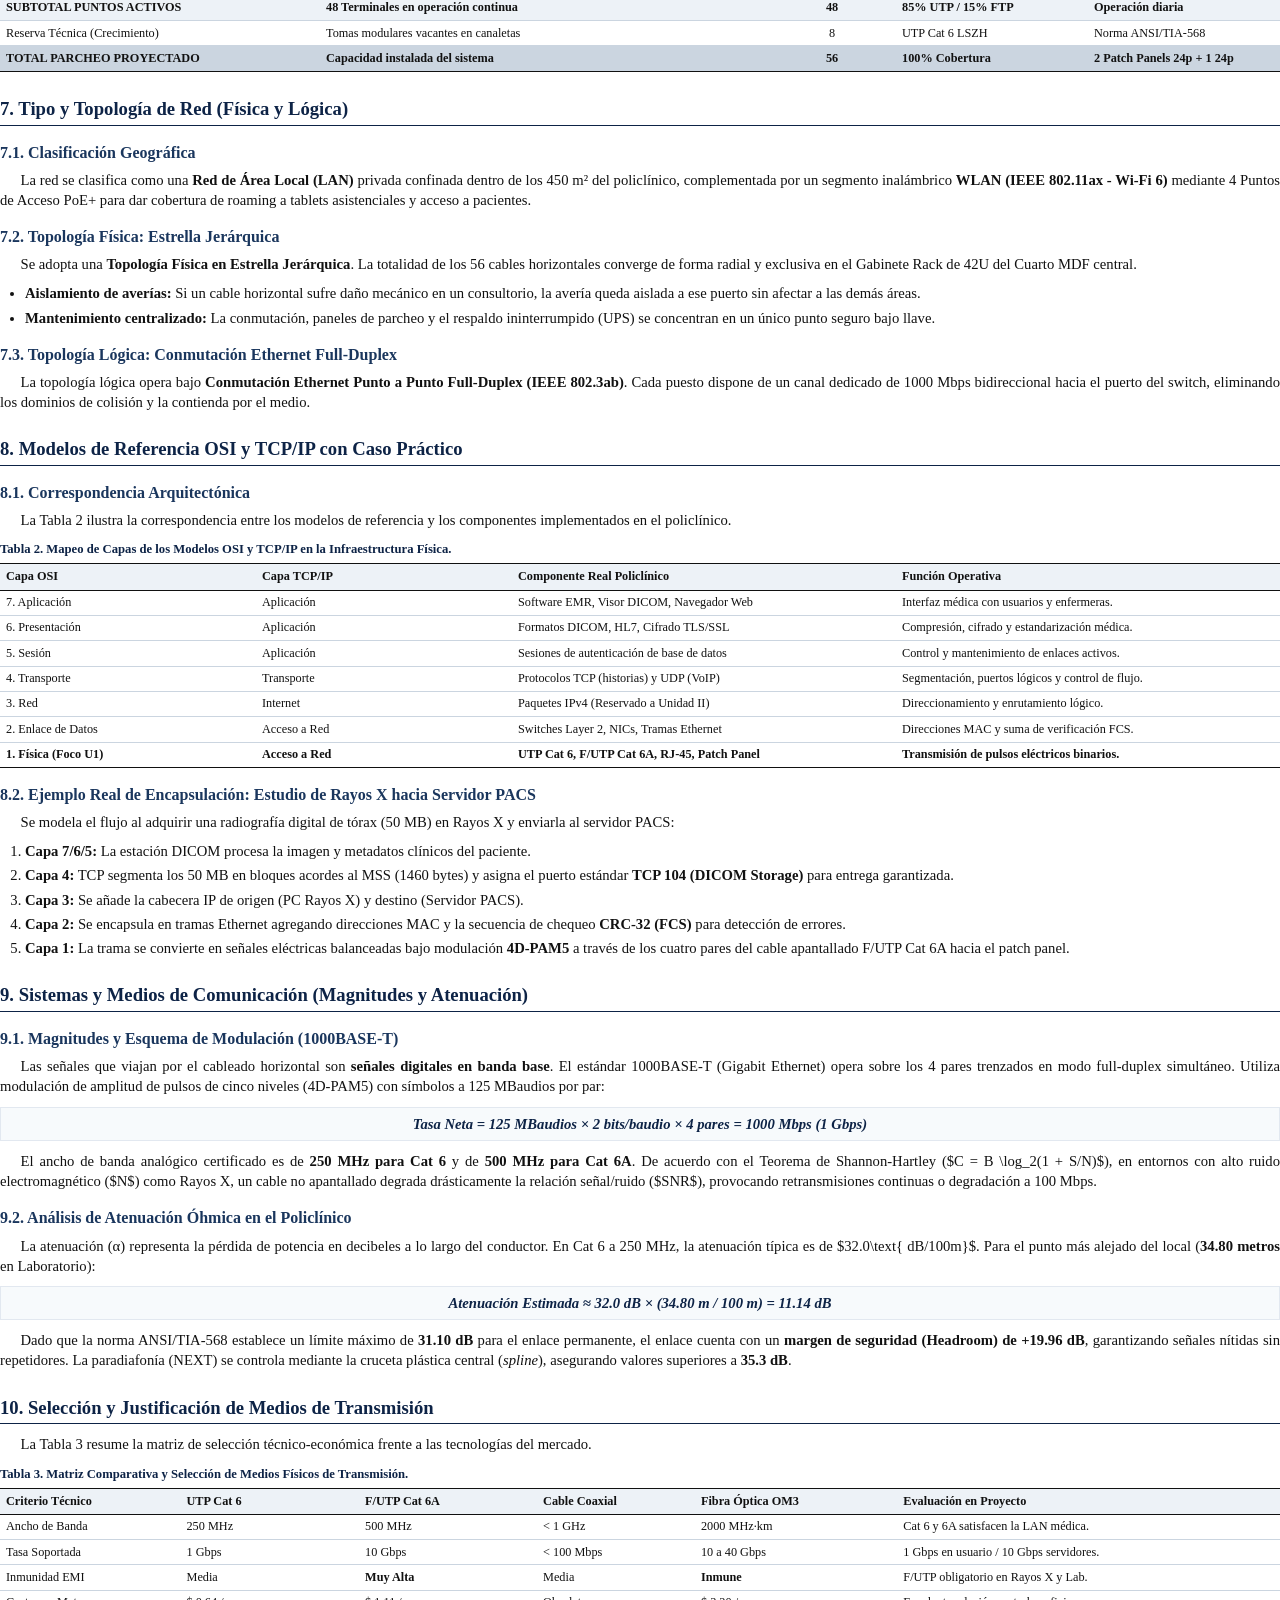
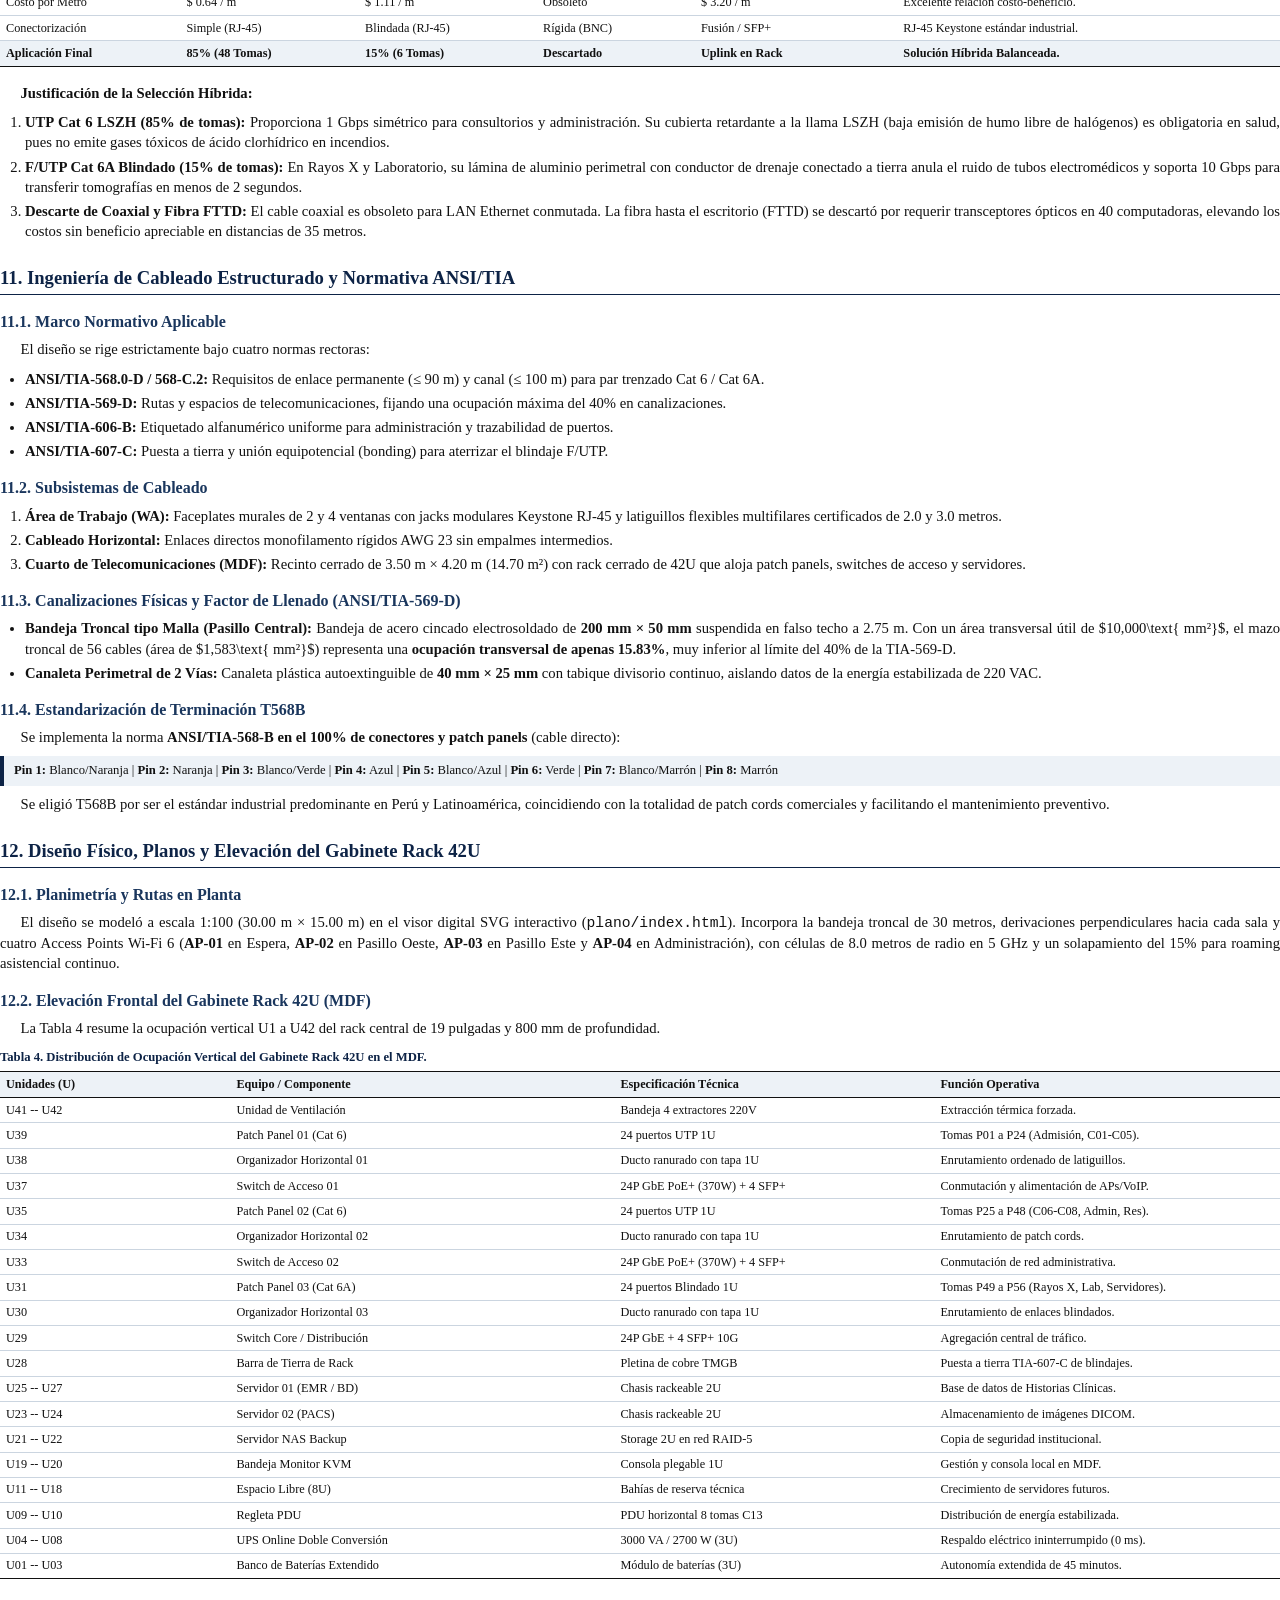
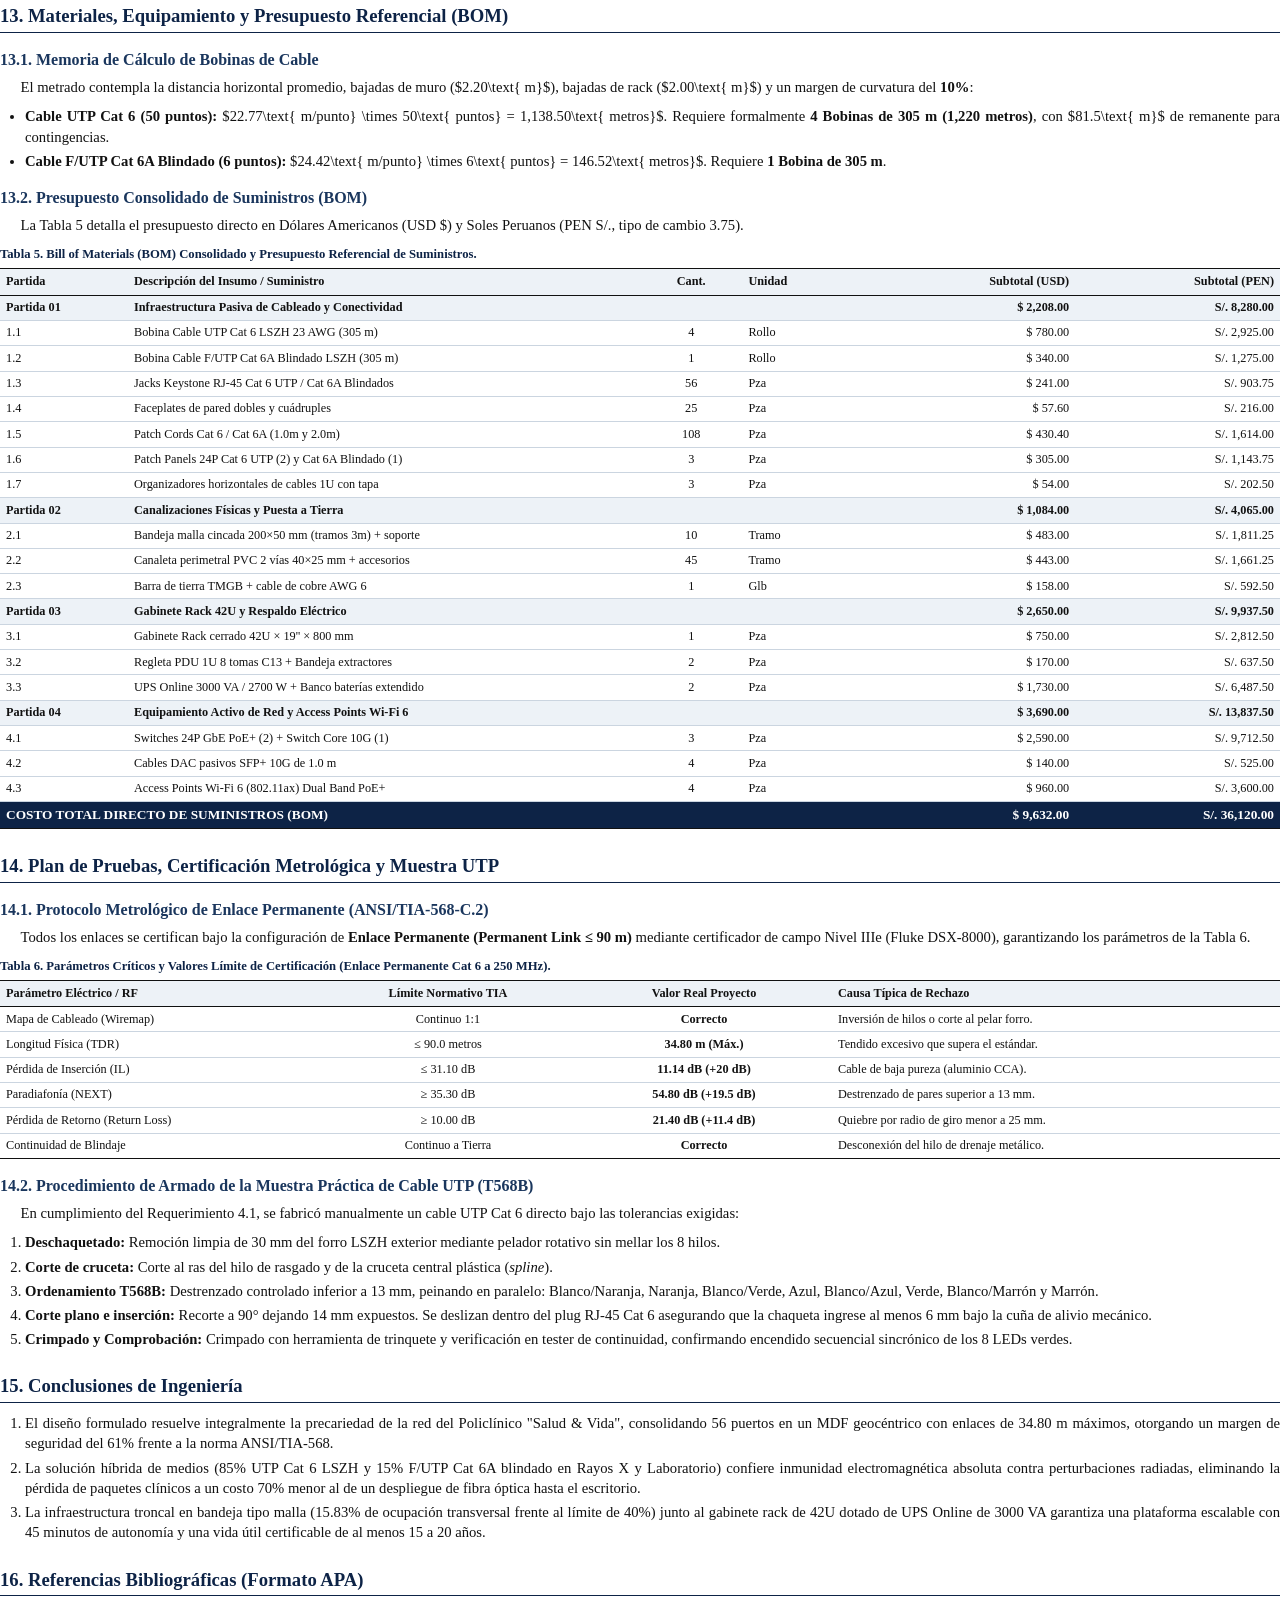
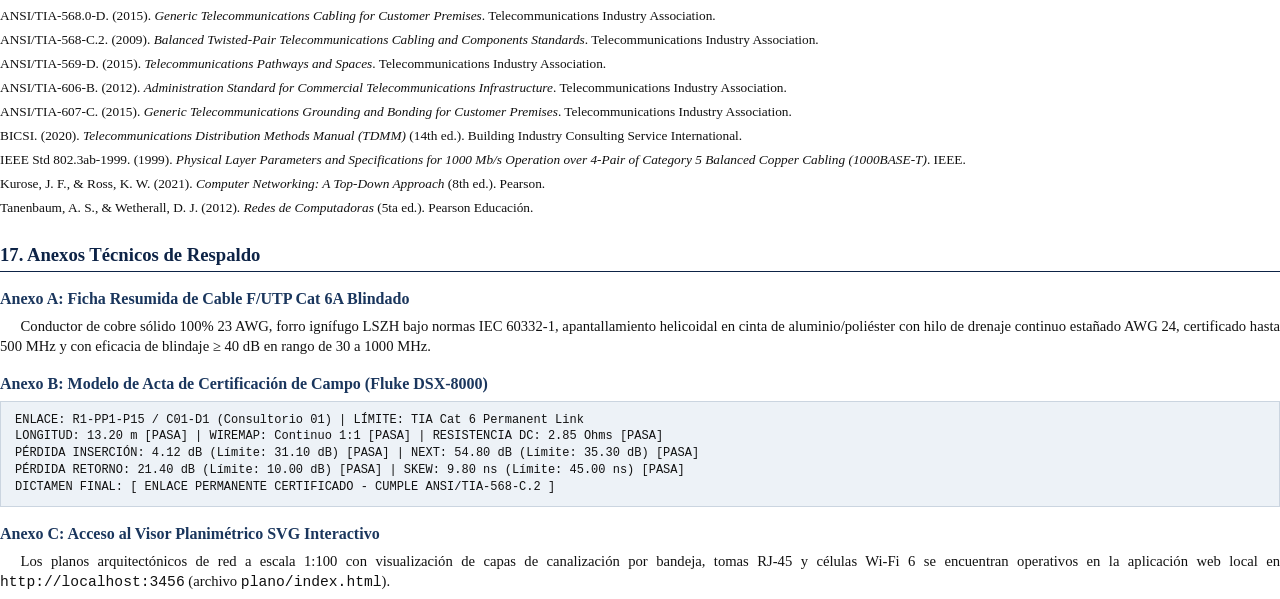
<file: etapa6pdf/memoria_tecnica_print.html>
<!DOCTYPE html>
<html lang="es">
<head>
<meta charset="UTF-8">
<title>Memoria Técnica de Cableado Estructurado - Policlínico Salud & Vida</title>
<style>
  @page {
    size: A4 portrait;
    margin: 22mm 20mm 22mm 20mm;
    @top-left {
      content: "Redes de Computadoras I — Memoria Técnica";
      font-size: 8.5pt;
      color: #555;
      font-family: 'Times New Roman', Times, serif;
    }
    @top-right {
      content: "Policlínico Salud & Vida S.A.C.";
      font-size: 8.5pt;
      color: #555;
      font-family: 'Times New Roman', Times, serif;
    }
    @bottom-center {
      content: counter(page);
      font-size: 9.5pt;
      font-family: 'Times New Roman', Times, serif;
    }
  }

  body {
    font-family: "Times New Roman", Times, Georgia, serif;
    font-size: 11pt;
    line-height: 1.38;
    color: #111;
    margin: 0;
    padding: 0;
    text-align: justify;
  }

  .page-break {
    page-break-before: always;
  }

  /* Portada */
  .cover-page {
    text-align: center;
    height: 92vh;
    display: flex;
    flex-direction: column;
    justify-content: space-between;
    padding: 20px 10px;
    box-sizing: border-box;
    page-break-after: always;
  }
  .univ-header {
    font-size: 16pt;
    font-weight: bold;
    text-transform: uppercase;
    letter-spacing: 0.5px;
    margin-bottom: 5px;
    color: #0d2346;
  }
  .fac-header {
    font-size: 11.5pt;
    text-transform: uppercase;
    color: #333;
    border-bottom: 2px solid #0d2346;
    padding-bottom: 10px;
    margin-bottom: 40px;
  }
  .doc-type {
    font-size: 13pt;
    font-weight: bold;
    letter-spacing: 1.5px;
    color: #4a5568;
    margin-bottom: 15px;
  }
  .doc-title {
    font-size: 19pt;
    font-weight: bold;
    color: #0d2346;
    line-height: 1.25;
    margin-bottom: 18px;
  }
  .doc-subtitle {
    font-size: 13pt;
    font-style: italic;
    color: #2d3748;
    margin-bottom: 40px;
  }
  .meta-box {
    text-align: left;
    margin: 30px auto;
    width: 92%;
    background-color: #f7fafc;
    border-left: 5px solid #0d2346;
    padding: 18px 24px;
    font-size: 10.5pt;
    line-height: 1.5;
    box-shadow: 0 1px 3px rgba(0,0,0,0.05);
  }
  .meta-box ul {
    margin: 6px 0 0 20px;
    padding: 0;
  }
  .cover-footer {
    font-size: 11pt;
    color: #2d3748;
    font-weight: bold;
  }

  /* Títulos y Secciones */
  h1 {
    color: #0d2346;
    font-size: 14pt;
    font-weight: bold;
    border-bottom: 1.5px solid #0d2346;
    padding-bottom: 3px;
    margin-top: 24px;
    margin-bottom: 10px;
    page-break-after: avoid;
  }
  h2 {
    color: #1a365d;
    font-size: 12pt;
    font-weight: bold;
    margin-top: 16px;
    margin-bottom: 6px;
    page-break-after: avoid;
  }
  h3 {
    font-size: 11pt;
    font-weight: bold;
    color: #2d3748;
    margin-top: 12px;
    margin-bottom: 4px;
    page-break-after: avoid;
  }

  p {
    margin: 0 0 9px 0;
    text-indent: 1.4em;
  }
  p.no-indent {
    text-indent: 0;
  }

  ul, ol {
    margin: 4px 0 10px 25px;
    padding: 0;
  }
  li {
    margin-bottom: 4px;
  }

  /* Tablas estilo Booktabs */
  table {
    width: 100%;
    border-collapse: collapse;
    margin: 12px 0 16px 0;
    font-size: 9.2pt;
    line-height: 1.25;
    page-break-inside: avoid;
  }
  caption {
    font-size: 9.5pt;
    font-weight: bold;
    color: #0d2346;
    text-align: left;
    margin-bottom: 5px;
  }
  th {
    border-top: 1.5px solid #111;
    border-bottom: 1.2px solid #111;
    padding: 5px 6px;
    font-weight: bold;
    background-color: #edf2f7;
    text-align: left;
  }
  td {
    padding: 4.5px 6px;
    border-bottom: 0.5px solid #cbd5e0;
    vertical-align: top;
  }
  tr:last-child td {
    border-bottom: 1.5px solid #111;
  }
  .num {
    text-align: right;
  }
  .center {
    text-align: center;
  }

  /* Fórmulas y Bloques Técnicos */
  .equation {
    text-align: center;
    margin: 10px 0;
    font-style: italic;
    font-weight: bold;
    color: #0d2346;
    background: #f7fafc;
    padding: 6px;
    border: 1px solid #e2e8f0;
  }
  .box-note {
    background-color: #f7fafc;
    border: 1px solid #e2e8f0;
    border-left: 4px solid #2b6cb0;
    padding: 8px 14px;
    margin: 10px 0;
    font-size: 10pt;
  }

  /* Índice */
  .toc-list {
    list-style: none;
    margin: 0;
    padding: 0;
    font-size: 10.5pt;
    line-height: 1.6;
  }
  .toc-list li {
    margin-bottom: 6px;
    display: flex;
    justify-content: space-between;
    border-bottom: 1px dotted #cbd5e0;
    padding-bottom: 2px;
  }
  .toc-num {
    font-weight: bold;
    color: #0d2346;
    width: 30px;
  }
  .toc-title {
    flex-grow: 1;
  }
</style>
</head>
<body>

<!-- ============================================================================== -->
<!-- PORTADA OFICIAL -->
<!-- ============================================================================== -->
<div class="cover-page">
  <div>
    <div class="univ-header">Universidad Nacional Jorge Basadre Grohmann</div>
    <div class="fac-header">Facultad de Ingeniería — Escuela Profesional de Ingeniería en Informática y Sistemas</div>
    
    <div style="margin-top: 40px;">
      <div class="doc-type">MEMORIA TÉCNICA DE INGENIERÍA</div>
      <div class="doc-title">DISEÑO DE LA INFRAESTRUCTURA FÍSICA Y CABLEADO ESTRUCTURADO DE UNA RED LAN PARA UNA ORGANIZACIÓN DE SALUD</div>
      <div class="doc-subtitle">Caso de Estudio: Policlínico de Especialidades Médicas "Salud & Vida" S.A.C.</div>
    </div>
  </div>

  <div class="meta-box">
    <div><strong>Asignatura:</strong> Redes de Computadoras I (Unidad I - Evaluación Sumativa)</div>
    <div><strong>Docente Responsable:</strong> M.Sc. Ing. Docente del Curso</div>
    <div style="margin-top: 6px;"><strong>Consultora Técnica / Equipo de Ingeniería (5 Integrantes):</strong></div>
    <ul>
      <li>Integrante 1 (Líder / Requerimientos de Red y Diagnóstico)</li>
      <li>Integrante 2 (Fundamentos Teóricos, Topología y Modelos de Referencia)</li>
      <li>Integrante 3 (Capa Física, Magnitudes y Selección de Medios de Transmisión)</li>
      <li>Integrante 4 (Ingeniería de Cableado Estructurado, Normativas y MDF)</li>
      <li>Integrante 5 (Diseño Planimétrico, Cómputo de Materiales y Plan de Pruebas)</li>
    </ul>
  </div>

  <div class="cover-footer">
    Tacna, Perú — Octubre 2026
  </div>
</div>

<!-- ============================================================================== -->
<!-- ÍNDICE DE CONTENIDOS -->
<!-- ============================================================================== -->
<div class="page-break"></div>
<h1>Índice de Contenido General</h1>
<p class="no-indent" style="font-size: 10pt; color: #4a5568; margin-bottom: 20px;">
  Estructura formal de la memoria técnica de acuerdo con las especificaciones y rúbrica de la Unidad I:
</p>

<ul class="toc-list">
  <li><span class="toc-num">1.</span> <span class="toc-title">Portada Oficial</span> <span class="toc-page">i</span></li>
  <li><span class="toc-num">2.</span> <span class="toc-title">Introducción</span> <span class="toc-page">1</span></li>
  <li><span class="toc-num">3.</span> <span class="toc-title">Descripción de la Organización</span> <span class="toc-page">2</span></li>
  <li><span class="toc-num">4.</span> <span class="toc-title">Problemática Actual de Conectividad</span> <span class="toc-page">3</span></li>
  <li><span class="toc-num">5.</span> <span class="toc-title">Objetivos del Proyecto (General y Específicos)</span> <span class="toc-page">4</span></li>
  <li><span class="toc-num">6.</span> <span class="toc-title">Matriz Detallada de Requerimientos de Red</span> <span class="toc-page">5</span></li>
  <li><span class="toc-num">7.</span> <span class="toc-title">Tipo y Topología de Red (Física y Lógica)</span> <span class="toc-page">6</span></li>
  <li><span class="toc-num">8.</span> <span class="toc-title">Modelos de Referencia OSI y TCP/IP con Caso Práctico</span> <span class="toc-page">7</span></li>
  <li><span class="toc-num">9.</span> <span class="toc-title">Sistemas y Medios de Comunicación (Magnitudes y Atenuación)</span> <span class="toc-page">8</span></li>
  <li><span class="toc-num">10.</span> <span class="toc-title">Selección y Justificación de Medios de Transmisión</span> <span class="toc-page">9</span></li>
  <li><span class="toc-num">11.</span> <span class="toc-title">Ingeniería de Cableado Estructurado y Normativa ANSI/TIA</span> <span class="toc-page">10</span></li>
  <li><span class="toc-num">12.</span> <span class="toc-title">Diseño Físico, Planos y Elevación del Gabinete Rack 42U</span> <span class="toc-page">11</span></li>
  <li><span class="toc-num">13.</span> <span class="toc-title">Materiales, Equipamiento y Presupuesto Referencial (BOM)</span> <span class="toc-page">12</span></li>
  <li><span class="toc-num">14.</span> <span class="toc-title">Plan de Pruebas, Certificación Metrológica y Muestra UTP</span> <span class="toc-page">13</span></li>
  <li><span class="toc-num">15.</span> <span class="toc-title">Conclusiones de Ingeniería</span> <span class="toc-page">14</span></li>
  <li><span class="toc-num">16.</span> <span class="toc-title">Referencias Bibliográficas (Formato APA)</span> <span class="toc-page">15</span></li>
  <li><span class="toc-num">17.</span> <span class="toc-title">Anexos Técnicos de Respaldo</span> <span class="toc-page">16</span></li>
</ul>

<!-- ============================================================================== -->
<!-- SECCIÓN 2: INTRODUCCIÓN -->
<!-- ============================================================================== -->
<div class="page-break"></div>
<h1>2. Introducción</h1>
<p>En el ámbito de las instituciones prestadoras de servicios de salud, la continuidad operativa, la confidencialidad de la información y la disponibilidad instantánea de los registros médicos dependen de manera crítica de una plataforma física de telecomunicaciones robusta, normalizada e inmune a perturbaciones electromagnéticas. Sistemas asistenciales de misión crítica, tales como la Historia Clínica Electrónica (HCE), los servidores de imágenes radiológicas digitales (PACS/DICOM) y los analizadores bioquímicos automatizados, demandan una red de área local capaz de suministrar anchos de banda simétricos y baja latencia de propagación.</p>
<p>La presente Memoria Técnica formula la solución de ingeniería de cableado estructurado para el <strong>Policlínico de Especialidades Médicas "Salud & Vida" S.A.C.</strong>, abarcando el diagnóstico de vulnerabilidades, el cálculo de magnitudes de transmisión, la selección fundamentada de medios, la planimetría modular a escala 1:100, la distribución del Cuarto de Telecomunicaciones (MDF) y el protocolo de ensayos metrológicos bajo las normas unificadas de la <em>Telecommunications Industry Association</em> (ANSI/TIA).</p>
<p><strong>Delimitación del Alcance Técnico:</strong> En conformidad con las directrices de la Unidad I de la asignatura, el proyecto se circunscribe rigurosamente a la <strong>Capa Física y Capa de Enlace de Datos</strong>. Se excluyen deliberadamente el esquema de direccionamiento lógico IPv4/IPv6, la segmentación en subredes (FLSM/VLSM) y la configuración de protocolos de enrutamiento dinámico, los cuales integran el alcance temático de la Unidad II.</p>

<!-- ============================================================================== -->
<!-- SECCIÓN 3: DESCRIPCIÓN DE LA ORGANIZACIÓN -->
<!-- ============================================================================== -->
<div class="page-break"></div>
<h1>3. Descripción de la Organización</h1>
<h2>3.1. Razón Social y Giro Asistencial</h2>
<p>El Policlínico "Salud & Vida" S.A.C. es un centro ambulatorio de atención médica que brinda servicios de medicina preventiva, consultas en 8 consultorios de especialidades, tópico de urgencias y triaje, diagnóstico por imágenes (Rayos X y Ecografía), laboratorio clínico, farmacia asistencial y administración central. Opera en jornada continua de 07:00 a 20:00 horas (13 horas diarias), con un equipo asistencial compuesto por 18 profesionales de la salud, 8 colaboradores administrativos y un flujo concurrente promedio de 35 a 50 pacientes en sala de espera.</p>

<h2>3.2. Características Físicas y Justificación del Inmueble (1 Solo Piso)</h2>
<p>El establecimiento se ubica en una edificación de <strong>un solo nivel (Planta Baja)</strong> con un área techada total de <strong>450.00 m²</strong> (30.00 metros de longitud por 15.00 metros de ancho). Presenta una altura de losa de 3.00 metros y un cielo raso suspendido a 2.60 metros, configurando un pleno técnico (<em>plenum</em>) de 40 cm para albergar bandejas portacables.</p>
<p>La adopción de una infraestructura en una sola planta responde a dos justificaciones de ingeniería fundamentales:</p>
<ol>
  <li><strong>Eliminación del subsistema troncal vertical (Backbone):</strong> Al no requerirse enlaces inter-piso, la red concentra la conmutación y distribución en un único Cuarto de Telecomunicaciones (MDF), suprimiendo conmutadores intermedios (IDFs) y reduciendo costos de equipamiento y puntos de falla.</li>
  <li><strong>Cumplimiento riguroso de distancias TIA-568:</strong> Gracias a la ubicación geocéntrica del MDF en el predio, el radio de tendido más desfavorable (hacia Laboratorio en el extremo este) alcanza exactamente <strong>34.80 metros reales de recorrido</strong>, asegurando una holgura superior al 61% respecto al límite normativo de <strong>90.0 metros</strong> para el enlace permanente.</li>
</ol>

<!-- ============================================================================== -->
<!-- SECCIÓN 4: PROBLEMÁTICA -->
<!-- ============================================================================== -->
<div class="page-break"></div>
<h1>4. Problemática Actual de Conectividad</h1>
<h2>4.1. Diagnóstico del Estado Actual de la Red</h2>
<p>La institución opera actualmente bajo una "red improvisada" producto de expansiones reactivas carentes de planificación técnica:</p>
<ul>
  <li><strong>Cableado desprotegido y obsoleto:</strong> Tendidos precarios de cable UTP Categoría 5e grapados sobre zócalos o apoyados directamente sobre las placas del cielo raso, expuestos al corte mecánico, polvo y pisoteo.</li>
  <li><strong>Interferencias Electromagnéticas Críticas (EMI):</strong> En las áreas de Rayos X y Laboratorio Clínico, los cables de red corren en paralelo a líneas de alimentación eléctrica de 220 VAC y equipos inductivos de alta emisión (tubo radiológico de 100 kV y centrífugas), ocasionando inducción de ruido, descarte masivo de tramas y lentitud severa.</li>
  <li><strong>Ausencia de Cuarto de Comunicaciones formal:</strong> Switches no administrables instalados bajo mostradores de madera sin ventilación ni sistema de alimentación ininterrumpida (UPS), expuestos al calor y desconexiones accidentales.</li>
  <li><strong>Tomas insuficientes y saturación inalámbrica:</strong> Empleo de mini-switches de 5 puertos para compartir una única toma entre computadora, impresora y teléfono VoIP en consultorios, complementado por un router doméstico en recepción saturado continuamente.</li>
</ul>

<h2>4.2. Impacto en la Operación Sanitaria</h2>
<p>Esta deficiencia genera retardos de hasta 4 minutos en la apertura de historias clínicas electrónicas y visualización de radiografías digitales en consulta médica, colapso temporal del sistema de cobranza y alto riesgo de pérdida de información médica sensible ante microcortes eléctricos.</p>

<!-- ============================================================================== -->
<!-- SECCIÓN 5: OBJETIVOS -->
<!-- ============================================================================== -->
<div class="page-break"></div>
<h1>5. Objetivos del Proyecto</h1>
<h2>5.1. Objetivo General</h2>
<p>Diseñar y dimensionar técnicamente la infraestructura física y el sistema de cableado estructurado para la red LAN del Policlínico "Salud & Vida" S.A.C., bajo normativas internacionales ANSI/TIA/EIA, garantizando conmutación a 1 Gbps en estaciones de trabajo, inmunidad electromagnética en áreas de diagnóstico, centralización de gestión en rack 42U y cumplimiento de los parámetros de certificación metrológica.</p>

<h2>5.2. Objetivos Específicos</h2>
<ol>
  <li>Relevar y cuantificar los requerimientos de conectividad, censando <strong>48 dispositivos activos</strong> y proyectando <strong>8 tomas de reserva modular</strong> (56 puertos totales de parcheo).</li>
  <li>Seleccionar y justificar la topología de red física en estrella jerárquica y lógica punto a punto Ethernet Full-Duplex (IEEE 802.3ab).</li>
  <li>Determinar la selección de medios físicos mediante cálculo de atenuación, diafonía NEXT y ruido EMI, combinando UTP Cat 6 LSZH y F/UTP Cat 6A apantallado.</li>
  <li>Dimensionar canalizaciones troncales y perimetrales según ANSI/TIA-569-D, garantizando un factor de llenado transversal menor al 40%.</li>
  <li>Elaborar la planimetría a escala 1:100, la elevación frontal del rack 42U, el cómputo de materiales valorizado (BOM) y el protocolo de ensayos bajo ANSI/TIA-568-C.2.</li>
</ol>

<!-- ============================================================================== -->
<!-- SECCIÓN 6: REQUERIMIENTOS DE RED -->
<!-- ============================================================================== -->
<div class="page-break"></div>
<h1>6. Matriz Detallada de Requerimientos de Red</h1>
<p>El censo exhaustivo por ambiente identificó una demanda neta de <strong>48 dispositivos cableados activos</strong> más <strong>8 tomas de reserva técnica (16.6% de holgura)</strong>, consolidando <strong>56 tomas proyectadas</strong> (Tabla 1).</p>

<table>
  <caption>Tabla 1. Consolidado de Requerimientos de Conectividad y Puntos de Red RJ-45.</caption>
  <thead>
    <tr>
      <th style="width:25%;">Ambiente / Sala</th>
      <th style="width:35%;">Dispositivos a Conectar</th>
      <th style="width:10%;" class="center">Tomas</th>
      <th style="width:15%;">Medio Físico</th>
      <th style="width:15%;">Tráfico / Rol</th>
    </tr>
  </thead>
  <tbody>
    <tr>
      <td>Recepción, Admisión y Caja</td>
      <td>3 PCs atención, 1 Impresora láser, 2 VoIP</td>
      <td class="center">6</td>
      <td>UTP Cat 6 LSZH</td>
      <td>Atención continua</td>
    </tr>
    <tr>
      <td>Sala de Espera General</td>
      <td>1 Smart TV (Turnos), 1 Access Point PoE</td>
      <td class="center">2</td>
      <td>UTP Cat 6 LSZH</td>
      <td>Turnero y Wi-Fi público</td>
    </tr>
    <tr>
      <td>Triaje y Tópico</td>
      <td>2 PCs registro médico, 1 Teléfono VoIP</td>
      <td class="center">3</td>
      <td>UTP Cat 6 LSZH</td>
      <td>Signos vitales EMR</td>
    </tr>
    <tr>
      <td>Consultorios Médicos (8 salas)</td>
      <td>8 PCs médicas, 4 Impresoras, 4 VoIP</td>
      <td class="center">16</td>
      <td>UTP Cat 6 LSZH</td>
      <td>Consulta y recetas</td>
    </tr>
    <tr>
      <td>Rayos X y Ecografía (Crítico)</td>
      <td>2 Estaciones DICOM, 1 Impresora placas</td>
      <td class="center">3</td>
      <td><strong>F/UTP Cat 6A</strong></td>
      <td>Imágenes volumétricas</td>
    </tr>
    <tr>
      <td>Laboratorio Clínico (Crítico)</td>
      <td>2 PCs analistas, 1 Analizador bioquímico</td>
      <td class="center">3</td>
      <td><strong>F/UTP Cat 6A</strong></td>
      <td>Datos analíticos</td>
    </tr>
    <tr>
      <td>Farmacia Asistencial</td>
      <td>2 Terminales de venta, 1 Impresora tickets</td>
      <td class="center">3</td>
      <td>UTP Cat 6 LSZH</td>
      <td>Control de stock</td>
    </tr>
    <tr>
      <td>Administración General</td>
      <td>4 PCs administrativas, 1 Multifuncional, 1 VoIP</td>
      <td class="center">6</td>
      <td>UTP Cat 6 LSZH</td>
      <td>Gestión y contabilidad</td>
    </tr>
    <tr>
      <td>Estar Médico / Reuniones</td>
      <td>1 PC de consulta médica, 1 Access Point</td>
      <td class="center">2</td>
      <td>UTP Cat 6 LSZH</td>
      <td>Auditoría clínica</td>
    </tr>
    <tr>
      <td>Pasillo Central (Troncal)</td>
      <td>2 Access Points Wi-Fi 6 de techo</td>
      <td class="center">2</td>
      <td>UTP Cat 6 LSZH</td>
      <td>Roaming enfermería</td>
    </tr>
    <tr>
      <td>Rack MDF (Servidores)</td>
      <td>Servidor HCE, Servidor PACS, Storage NAS</td>
      <td class="center">3</td>
      <td><strong>F/UTP Cat 6A</strong></td>
      <td>Almacenamiento core</td>
    </tr>
    <tr style="background:#edf2f7; font-weight:bold;">
      <td>SUBTOTAL PUNTOS ACTIVOS</td>
      <td>48 Terminales en operación continua</td>
      <td class="center">48</td>
      <td>85% UTP / 15% FTP</td>
      <td>Operación diaria</td>
    </tr>
    <tr>
      <td>Reserva Técnica (Crecimiento)</td>
      <td>Tomas modulares vacantes en canaletas</td>
      <td class="center">8</td>
      <td>UTP Cat 6 LSZH</td>
      <td>Norma ANSI/TIA-568</td>
    </tr>
    <tr style="background:#cbd5e0; font-weight:bold;">
      <td>TOTAL PARCHEO PROYECTADO</td>
      <td>Capacidad instalada del sistema</td>
      <td class="center">56</td>
      <td>100% Cobertura</td>
      <td>2 Patch Panels 24p + 1 24p</td>
    </tr>
  </tbody>
</table>

<!-- ============================================================================== -->
<!-- SECCIÓN 7: TIPO Y TOPOLOGÍA DE RED -->
<!-- ============================================================================== -->
<div class="page-break"></div>
<h1>7. Tipo y Topología de Red (Física y Lógica)</h1>
<h2>7.1. Clasificación Geográfica</h2>
<p>La red se clasifica como una <strong>Red de Área Local (LAN)</strong> privada confinada dentro de los 450 m² del policlínico, complementada por un segmento inalámbrico <strong>WLAN (IEEE 802.11ax - Wi-Fi 6)</strong> mediante 4 Puntos de Acceso PoE+ para dar cobertura de roaming a tablets asistenciales y acceso a pacientes.</p>

<h2>7.2. Topología Física: Estrella Jerárquica</h2>
<p>Se adopta una <strong>Topología Física en Estrella Jerárquica</strong>. La totalidad de los 56 cables horizontales converge de forma radial y exclusiva en el Gabinete Rack de 42U del Cuarto MDF central.</p>
<ul>
  <li><strong>Aislamiento de averías:</strong> Si un cable horizontal sufre daño mecánico en un consultorio, la avería queda aislada a ese puerto sin afectar a las demás áreas.</li>
  <li><strong>Mantenimiento centralizado:</strong> La conmutación, paneles de parcheo y el respaldo ininterrumpido (UPS) se concentran en un único punto seguro bajo llave.</li>
</ul>

<h2>7.3. Topología Lógica: Conmutación Ethernet Full-Duplex</h2>
<p>La topología lógica opera bajo <strong>Conmutación Ethernet Punto a Punto Full-Duplex (IEEE 802.3ab)</strong>. Cada puesto dispone de un canal dedicado de 1000 Mbps bidireccional hacia el puerto del switch, eliminando los dominios de colisión y la contienda por el medio.</p>

<!-- ============================================================================== -->
<!-- SECCIÓN 8: MODELOS DE REFERENCIA OSI Y TCP/IP -->
<!-- ============================================================================== -->
<div class="page-break"></div>
<h1>8. Modelos de Referencia OSI y TCP/IP con Caso Práctico</h1>
<h2>8.1. Correspondencia Arquitectónica</h2>
<p>La Tabla 2 ilustra la correspondencia entre los modelos de referencia y los componentes implementados en el policlínico.</p>

<table>
  <caption>Tabla 2. Mapeo de Capas de los Modelos OSI y TCP/IP en la Infraestructura Física.</caption>
  <thead>
    <tr>
      <th style="width:20%;">Capa OSI</th>
      <th style="width:20%;">Capa TCP/IP</th>
      <th style="width:30%;">Componente Real Policlínico</th>
      <th style="width:30%;">Función Operativa</th>
    </tr>
  </thead>
  <tbody>
    <tr>
      <td>7. Aplicación</td>
      <td>Aplicación</td>
      <td>Software EMR, Visor DICOM, Navegador Web</td>
      <td>Interfaz médica con usuarios y enfermeras.</td>
    </tr>
    <tr>
      <td>6. Presentación</td>
      <td>Aplicación</td>
      <td>Formatos DICOM, HL7, Cifrado TLS/SSL</td>
      <td>Compresión, cifrado y estandarización médica.</td>
    </tr>
    <tr>
      <td>5. Sesión</td>
      <td>Aplicación</td>
      <td>Sesiones de autenticación de base de datos</td>
      <td>Control y mantenimiento de enlaces activos.</td>
    </tr>
    <tr>
      <td>4. Transporte</td>
      <td>Transporte</td>
      <td>Protocolos TCP (historias) y UDP (VoIP)</td>
      <td>Segmentación, puertos lógicos y control de flujo.</td>
    </tr>
    <tr>
      <td>3. Red</td>
      <td>Internet</td>
      <td>Paquetes IPv4 (Reservado a Unidad II)</td>
      <td>Direccionamiento y enrutamiento lógico.</td>
    </tr>
    <tr>
      <td>2. Enlace de Datos</td>
      <td>Acceso a Red</td>
      <td>Switches Layer 2, NICs, Tramas Ethernet</td>
      <td>Direcciones MAC y suma de verificación FCS.</td>
    </tr>
    <tr>
      <td><strong>1. Física (Foco U1)</strong></td>
      <td><strong>Acceso a Red</strong></td>
      <td><strong>UTP Cat 6, F/UTP Cat 6A, RJ-45, Patch Panel</strong></td>
      <td><strong>Transmisión de pulsos eléctricos binarios.</strong></td>
    </tr>
  </tbody>
</table>

<h2>8.2. Ejemplo Real de Encapsulación: Estudio de Rayos X hacia Servidor PACS</h2>
<p>Se modela el flujo al adquirir una radiografía digital de tórax (50 MB) en Rayos X y enviarla al servidor PACS:</p>
<ol>
  <li><strong>Capa 7/6/5:</strong> La estación DICOM procesa la imagen y metadatos clínicos del paciente.</li>
  <li><strong>Capa 4:</strong> TCP segmenta los 50 MB en bloques acordes al MSS (1460 bytes) y asigna el puerto estándar <strong>TCP 104 (DICOM Storage)</strong> para entrega garantizada.</li>
  <li><strong>Capa 3:</strong> Se añade la cabecera IP de origen (PC Rayos X) y destino (Servidor PACS).</li>
  <li><strong>Capa 2:</strong> Se encapsula en tramas Ethernet agregando direcciones MAC y la secuencia de chequeo <strong>CRC-32 (FCS)</strong> para detección de errores.</li>
  <li><strong>Capa 1:</strong> La trama se convierte en señales eléctricas balanceadas bajo modulación <strong>4D-PAM5</strong> a través de los cuatro pares del cable apantallado F/UTP Cat 6A hacia el patch panel.</li>
</ol>

<!-- ============================================================================== -->
<!-- SECCIÓN 9: SISTEMAS Y MEDIOS DE COMUNICACIÓN -->
<!-- ============================================================================== -->
<div class="page-break"></div>
<h1>9. Sistemas y Medios de Comunicación (Magnitudes y Atenuación)</h1>
<h2>9.1. Magnitudes y Esquema de Modulación (1000BASE-T)</h2>
<p>Las señales que viajan por el cableado horizontal son <strong>señales digitales en banda base</strong>. El estándar 1000BASE-T (Gigabit Ethernet) opera sobre los 4 pares trenzados en modo full-duplex simultáneo. Utiliza modulación de amplitud de pulsos de cinco niveles (4D-PAM5) con símbolos a 125 MBaudios por par:</p>
<div class="equation">
  Tasa Neta = 125 MBaudios &times; 2 bits/baudio &times; 4 pares = 1000 Mbps (1 Gbps)
</div>
<p>El ancho de banda analógico certificado es de <strong>250 MHz para Cat 6</strong> y de <strong>500 MHz para Cat 6A</strong>. De acuerdo con el Teorema de Shannon-Hartley ($C = B \log_2(1 + S/N)$), en entornos con alto ruido electromagnético ($N$) como Rayos X, un cable no apantallado degrada drásticamente la relación señal/ruido ($SNR$), provocando retransmisiones continuas o degradación a 100 Mbps.</p>

<h2>9.2. Análisis de Atenuación Óhmica en el Policlínico</h2>
<p>La atenuación (&alpha;) representa la pérdida de potencia en decibeles a lo largo del conductor. En Cat 6 a 250 MHz, la atenuación típica es de $32.0\text{ dB/100m}$. Para el punto más alejado del local (<strong>34.80 metros</strong> en Laboratorio):</p>
<div class="equation">
  Atenuaci&oacute;n Estimada &approx; 32.0 dB &times; (34.80 m / 100 m) = 11.14 dB
</div>
<p>Dado que la norma ANSI/TIA-568 establece un límite máximo de <strong>31.10 dB</strong> para el enlace permanente, el enlace cuenta con un <strong>margen de seguridad (Headroom) de +19.96 dB</strong>, garantizando señales nítidas sin repetidores. La paradiafonía (NEXT) se controla mediante la cruceta plástica central (<em>spline</em>), asegurando valores superiores a <strong>35.3 dB</strong>.</p>

<!-- ============================================================================== -->
<!-- SECCIÓN 10: SELECCIÓN DE MEDIOS DE TRANSMISIÓN -->
<!-- ============================================================================== -->
<div class="page-break"></div>
<h1>10. Selección y Justificación de Medios de Transmisión</h1>
<p>La Tabla 3 resume la matriz de selección técnico-económica frente a las tecnologías del mercado.</p>

<table>
  <caption>Tabla 3. Matriz Comparativa y Selección de Medios Físicos de Transmisión.</caption>
  <thead>
    <tr>
      <th>Criterio Técnico</th>
      <th>UTP Cat 6</th>
      <th>F/UTP Cat 6A</th>
      <th>Cable Coaxial</th>
      <th>Fibra Óptica OM3</th>
      <th>Evaluación en Proyecto</th>
    </tr>
  </thead>
  <tbody>
    <tr>
      <td>Ancho de Banda</td>
      <td>250 MHz</td>
      <td>500 MHz</td>
      <td>&lt; 1 GHz</td>
      <td>2000 MHz&middot;km</td>
      <td>Cat 6 y 6A satisfacen la LAN médica.</td>
    </tr>
    <tr>
      <td>Tasa Soportada</td>
      <td>1 Gbps</td>
      <td>10 Gbps</td>
      <td>&lt; 100 Mbps</td>
      <td>10 a 40 Gbps</td>
      <td>1 Gbps en usuario / 10 Gbps servidores.</td>
    </tr>
    <tr>
      <td>Inmunidad EMI</td>
      <td>Media</td>
      <td><strong>Muy Alta</strong></td>
      <td>Media</td>
      <td><strong>Inmune</strong></td>
      <td>F/UTP obligatorio en Rayos X y Lab.</td>
    </tr>
    <tr>
      <td>Costo por Metro</td>
      <td>$ 0.64 / m</td>
      <td>$ 1.11 / m</td>
      <td>Obsoleto</td>
      <td>$ 3.20 / m</td>
      <td>Excelente relación costo-beneficio.</td>
    </tr>
    <tr>
      <td>Conectorización</td>
      <td>Simple (RJ-45)</td>
      <td>Blindada (RJ-45)</td>
      <td>Rígida (BNC)</td>
      <td>Fusión / SFP+</td>
      <td>RJ-45 Keystone estándar industrial.</td>
    </tr>
    <tr style="font-weight:bold; background:#edf2f7;">
      <td>Aplicación Final</td>
      <td>85% (48 Tomas)</td>
      <td>15% (6 Tomas)</td>
      <td>Descartado</td>
      <td>Uplink en Rack</td>
      <td>Solución Híbrida Balanceada.</td>
    </tr>
  </tbody>
</table>

<p><strong>Justificación de la Selección Híbrida:</strong></p>
<ol>
  <li><strong>UTP Cat 6 LSZH (85% de tomas):</strong> Proporciona 1 Gbps simétrico para consultorios y administración. Su cubierta retardante a la llama LSZH (baja emisión de humo libre de halógenos) es obligatoria en salud, pues no emite gases tóxicos de ácido clorhídrico en incendios.</li>
  <li><strong>F/UTP Cat 6A Blindado (15% de tomas):</strong> En Rayos X y Laboratorio, su lámina de aluminio perimetral con conductor de drenaje conectado a tierra anula el ruido de tubos electromédicos y soporta 10 Gbps para transferir tomografías en menos de 2 segundos.</li>
  <li><strong>Descarte de Coaxial y Fibra FTTD:</strong> El cable coaxial es obsoleto para LAN Ethernet conmutada. La fibra hasta el escritorio (FTTD) se descartó por requerir transceptores ópticos en 40 computadoras, elevando los costos sin beneficio apreciable en distancias de 35 metros.</li>
</ol>

<!-- ============================================================================== -->
<!-- SECCIÓN 11: CABLEADO ESTRUCTURADO Y NORMATIVA -->
<!-- ============================================================================== -->
<div class="page-break"></div>
<h1>11. Ingeniería de Cableado Estructurado y Normativa ANSI/TIA</h1>
<h2>11.1. Marco Normativo Aplicable</h2>
<p>El diseño se rige estrictamente bajo cuatro normas rectoras:</p>
<ul>
  <li><strong>ANSI/TIA-568.0-D / 568-C.2:</strong> Requisitos de enlace permanente (&le; 90 m) y canal (&le; 100 m) para par trenzado Cat 6 / Cat 6A.</li>
  <li><strong>ANSI/TIA-569-D:</strong> Rutas y espacios de telecomunicaciones, fijando una ocupación máxima del 40% en canalizaciones.</li>
  <li><strong>ANSI/TIA-606-B:</strong> Etiquetado alfanumérico uniforme para administración y trazabilidad de puertos.</li>
  <li><strong>ANSI/TIA-607-C:</strong> Puesta a tierra y unión equipotencial (bonding) para aterrizar el blindaje F/UTP.</li>
</ul>

<h2>11.2. Subsistemas de Cableado</h2>
<ol>
  <li><strong>Área de Trabajo (WA):</strong> Faceplates murales de 2 y 4 ventanas con jacks modulares Keystone RJ-45 y latiguillos flexibles multifilares certificados de 2.0 y 3.0 metros.</li>
  <li><strong>Cableado Horizontal:</strong> Enlaces directos monofilamento rígidos AWG 23 sin empalmes intermedios.</li>
  <li><strong>Cuarto de Telecomunicaciones (MDF):</strong> Recinto cerrado de 3.50 m &times; 4.20 m (14.70 m²) con rack cerrado de 42U que aloja patch panels, switches de acceso y servidores.</li>
</ol>

<h2>11.3. Canalizaciones Físicas y Factor de Llenado (ANSI/TIA-569-D)</h2>
<ul>
  <li><strong>Bandeja Troncal tipo Malla (Pasillo Central):</strong> Bandeja de acero cincado electrosoldado de <strong>200 mm &times; 50 mm</strong> suspendida en falso techo a 2.75 m. Con un área transversal útil de $10,000\text{ mm²}$, el mazo troncal de 56 cables (área de $1,583\text{ mm²}$) representa una <strong>ocupación transversal de apenas 15.83%</strong>, muy inferior al límite del 40% de la TIA-569-D.</li>
  <li><strong>Canaleta Perimetral de 2 Vías:</strong> Canaleta plástica autoextinguible de <strong>40 mm &times; 25 mm</strong> con tabique divisorio continuo, aislando datos de la energía estabilizada de 220 VAC.</li>
</ul>

<h2>11.4. Estandarización de Terminación T568B</h2>
<p>Se implementa la norma <strong>ANSI/TIA-568-B en el 100% de conectores y patch panels</strong> (cable directo):</p>
<p class="no-indent" style="font-size: 9.5pt; background:#edf2f7; padding: 6px 10px; border-left: 4px solid #0d2346; margin: 8px 0;">
  <strong>Pin 1:</strong> Blanco/Naranja | <strong>Pin 2:</strong> Naranja | <strong>Pin 3:</strong> Blanco/Verde | <strong>Pin 4:</strong> Azul | <strong>Pin 5:</strong> Blanco/Azul | <strong>Pin 6:</strong> Verde | <strong>Pin 7:</strong> Blanco/Marrón | <strong>Pin 8:</strong> Marrón
</p>
<p>Se eligió T568B por ser el estándar industrial predominante en Perú y Latinoamérica, coincidiendo con la totalidad de patch cords comerciales y facilitando el mantenimiento preventivo.</p>

<!-- ============================================================================== -->
<!-- SECCIÓN 12: DISEÑO FÍSICO Y PLANOS DE RED -->
<!-- ============================================================================== -->
<div class="page-break"></div>
<h1>12. Diseño Físico, Planos y Elevación del Gabinete Rack 42U</h1>
<h2>12.1. Planimetría y Rutas en Planta</h2>
<p>El diseño se modeló a escala 1:100 (30.00 m &times; 15.00 m) en el visor digital SVG interactivo (<code>plano/index.html</code>). Incorpora la bandeja troncal de 30 metros, derivaciones perpendiculares hacia cada sala y cuatro Access Points Wi-Fi 6 (<strong>AP-01</strong> en Espera, <strong>AP-02</strong> en Pasillo Oeste, <strong>AP-03</strong> en Pasillo Este y <strong>AP-04</strong> en Administración), con células de 8.0 metros de radio en 5 GHz y un solapamiento del 15% para roaming asistencial continuo.</p>

<h2>12.2. Elevación Frontal del Gabinete Rack 42U (MDF)</h2>
<p>La Tabla 4 resume la ocupación vertical U1 a U42 del rack central de 19 pulgadas y 800 mm de profundidad.</p>

<table>
  <caption>Tabla 4. Distribución de Ocupación Vertical del Gabinete Rack 42U en el MDF.</caption>
  <thead>
    <tr>
      <th style="width:18%;">Unidades (U)</th>
      <th style="width:30%;">Equipo / Componente</th>
      <th style="width:25%;">Especificación Técnica</th>
      <th style="width:27%;">Función Operativa</th>
    </tr>
  </thead>
  <tbody>
    <tr>
      <td>U41 -- U42</td>
      <td>Unidad de Ventilación</td>
      <td>Bandeja 4 extractores 220V</td>
      <td>Extracción térmica forzada.</td>
    </tr>
    <tr>
      <td>U39</td>
      <td>Patch Panel 01 (Cat 6)</td>
      <td>24 puertos UTP 1U</td>
      <td>Tomas P01 a P24 (Admisión, C01-C05).</td>
    </tr>
    <tr>
      <td>U38</td>
      <td>Organizador Horizontal 01</td>
      <td>Ducto ranurado con tapa 1U</td>
      <td>Enrutamiento ordenado de latiguillos.</td>
    </tr>
    <tr>
      <td>U37</td>
      <td>Switch de Acceso 01</td>
      <td>24P GbE PoE+ (370W) + 4 SFP+</td>
      <td>Conmutación y alimentación de APs/VoIP.</td>
    </tr>
    <tr>
      <td>U35</td>
      <td>Patch Panel 02 (Cat 6)</td>
      <td>24 puertos UTP 1U</td>
      <td>Tomas P25 a P48 (C06-C08, Admin, Res).</td>
    </tr>
    <tr>
      <td>U34</td>
      <td>Organizador Horizontal 02</td>
      <td>Ducto ranurado con tapa 1U</td>
      <td>Enrutamiento de patch cords.</td>
    </tr>
    <tr>
      <td>U33</td>
      <td>Switch de Acceso 02</td>
      <td>24P GbE PoE+ (370W) + 4 SFP+</td>
      <td>Conmutación de red administrativa.</td>
    </tr>
    <tr>
      <td>U31</td>
      <td>Patch Panel 03 (Cat 6A)</td>
      <td>24 puertos Blindado 1U</td>
      <td>Tomas P49 a P56 (Rayos X, Lab, Servidores).</td>
    </tr>
    <tr>
      <td>U30</td>
      <td>Organizador Horizontal 03</td>
      <td>Ducto ranurado con tapa 1U</td>
      <td>Enrutamiento de enlaces blindados.</td>
    </tr>
    <tr>
      <td>U29</td>
      <td>Switch Core / Distribución</td>
      <td>24P GbE + 4 SFP+ 10G</td>
      <td>Agregación central de tráfico.</td>
    </tr>
    <tr>
      <td>U28</td>
      <td>Barra de Tierra de Rack</td>
      <td>Pletina de cobre TMGB</td>
      <td>Puesta a tierra TIA-607-C de blindajes.</td>
    </tr>
    <tr>
      <td>U25 -- U27</td>
      <td>Servidor 01 (EMR / BD)</td>
      <td>Chasis rackeable 2U</td>
      <td>Base de datos de Historias Clínicas.</td>
    </tr>
    <tr>
      <td>U23 -- U24</td>
      <td>Servidor 02 (PACS)</td>
      <td>Chasis rackeable 2U</td>
      <td>Almacenamiento de imágenes DICOM.</td>
    </tr>
    <tr>
      <td>U21 -- U22</td>
      <td>Servidor NAS Backup</td>
      <td>Storage 2U en red RAID-5</td>
      <td>Copia de seguridad institucional.</td>
    </tr>
    <tr>
      <td>U19 -- U20</td>
      <td>Bandeja Monitor KVM</td>
      <td>Consola plegable 1U</td>
      <td>Gestión y consola local en MDF.</td>
    </tr>
    <tr>
      <td>U11 -- U18</td>
      <td>Espacio Libre (8U)</td>
      <td>Bahías de reserva técnica</td>
      <td>Crecimiento de servidores futuros.</td>
    </tr>
    <tr>
      <td>U09 -- U10</td>
      <td>Regleta PDU</td>
      <td>PDU horizontal 8 tomas C13</td>
      <td>Distribución de energía estabilizada.</td>
    </tr>
    <tr>
      <td>U04 -- U08</td>
      <td>UPS Online Doble Conversión</td>
      <td>3000 VA / 2700 W (3U)</td>
      <td>Respaldo eléctrico ininterrumpido (0 ms).</td>
    </tr>
    <tr>
      <td>U01 -- U03</td>
      <td>Banco de Baterías Extendido</td>
      <td>Módulo de baterías (3U)</td>
      <td>Autonomía extendida de 45 minutos.</td>
    </tr>
  </tbody>
</table>

<!-- ============================================================================== -->
<!-- SECCIÓN 13: MATERIALES Y EQUIPAMIENTO (BOM) -->
<!-- ============================================================================== -->
<div class="page-break"></div>
<h1>13. Materiales, Equipamiento y Presupuesto Referencial (BOM)</h1>
<h2>13.1. Memoria de Cálculo de Bobinas de Cable</h2>
<p>El metrado contempla la distancia horizontal promedio, bajadas de muro ($2.20\text{ m}$), bajadas de rack ($2.00\text{ m}$) y un margen de curvatura del <strong>10%</strong>:</p>
<ul>
  <li><strong>Cable UTP Cat 6 (50 puntos):</strong> $22.77\text{ m/punto} \times 50\text{ puntos} = 1,138.50\text{ metros}$. Requiere formalmente <strong>4 Bobinas de 305 m (1,220 metros)</strong>, con $81.5\text{ m}$ de remanente para contingencias.</li>
  <li><strong>Cable F/UTP Cat 6A Blindado (6 puntos):</strong> $24.42\text{ m/punto} \times 6\text{ puntos} = 146.52\text{ metros}$. Requiere <strong>1 Bobina de 305 m</strong>.</li>
</ul>

<h2>13.2. Presupuesto Consolidado de Suministros (BOM)</h2>
<p>La Tabla 5 detalla el presupuesto directo en Dólares Americanos (USD $) y Soles Peruanos (PEN S/., tipo de cambio 3.75).</p>

<table>
  <caption>Tabla 5. Bill of Materials (BOM) Consolidado y Presupuesto Referencial de Suministros.</caption>
  <thead>
    <tr>
      <th style="width:10%;">Partida</th>
      <th style="width:40%;">Descripción del Insumo / Suministro</th>
      <th style="width:8%;" class="center">Cant.</th>
      <th style="width:10%;">Unidad</th>
      <th style="width:16%;" class="num">Subtotal (USD)</th>
      <th style="width:16%;" class="num">Subtotal (PEN)</th>
    </tr>
  </thead>
  <tbody>
    <tr style="background:#edf2f7; font-weight:bold;">
      <td>Partida 01</td>
      <td colspan="3">Infraestructura Pasiva de Cableado y Conectividad</td>
      <td class="num">$ 2,208.00</td>
      <td class="num">S/. 8,280.00</td>
    </tr>
    <tr>
      <td>1.1</td>
      <td>Bobina Cable UTP Cat 6 LSZH 23 AWG (305 m)</td>
      <td class="center">4</td>
      <td>Rollo</td>
      <td class="num">$ 780.00</td>
      <td class="num">S/. 2,925.00</td>
    </tr>
    <tr>
      <td>1.2</td>
      <td>Bobina Cable F/UTP Cat 6A Blindado LSZH (305 m)</td>
      <td class="center">1</td>
      <td>Rollo</td>
      <td class="num">$ 340.00</td>
      <td class="num">S/. 1,275.00</td>
    </tr>
    <tr>
      <td>1.3</td>
      <td>Jacks Keystone RJ-45 Cat 6 UTP / Cat 6A Blindados</td>
      <td class="center">56</td>
      <td>Pza</td>
      <td class="num">$ 241.00</td>
      <td class="num">S/. 903.75</td>
    </tr>
    <tr>
      <td>1.4</td>
      <td>Faceplates de pared dobles y cuádruples</td>
      <td class="center">25</td>
      <td>Pza</td>
      <td class="num">$ 57.60</td>
      <td class="num">S/. 216.00</td>
    </tr>
    <tr>
      <td>1.5</td>
      <td>Patch Cords Cat 6 / Cat 6A (1.0m y 2.0m)</td>
      <td class="center">108</td>
      <td>Pza</td>
      <td class="num">$ 430.40</td>
      <td class="num">S/. 1,614.00</td>
    </tr>
    <tr>
      <td>1.6</td>
      <td>Patch Panels 24P Cat 6 UTP (2) y Cat 6A Blindado (1)</td>
      <td class="center">3</td>
      <td>Pza</td>
      <td class="num">$ 305.00</td>
      <td class="num">S/. 1,143.75</td>
    </tr>
    <tr>
      <td>1.7</td>
      <td>Organizadores horizontales de cables 1U con tapa</td>
      <td class="center">3</td>
      <td>Pza</td>
      <td class="num">$ 54.00</td>
      <td class="num">S/. 202.50</td>
    </tr>

    <tr style="background:#edf2f7; font-weight:bold;">
      <td>Partida 02</td>
      <td colspan="3">Canalizaciones Físicas y Puesta a Tierra</td>
      <td class="num">$ 1,084.00</td>
      <td class="num">S/. 4,065.00</td>
    </tr>
    <tr>
      <td>2.1</td>
      <td>Bandeja malla cincada 200&times;50 mm (tramos 3m) + soporte</td>
      <td class="center">10</td>
      <td>Tramo</td>
      <td class="num">$ 483.00</td>
      <td class="num">S/. 1,811.25</td>
    </tr>
    <tr>
      <td>2.2</td>
      <td>Canaleta perimetral PVC 2 vías 40&times;25 mm + accesorios</td>
      <td class="center">45</td>
      <td>Tramo</td>
      <td class="num">$ 443.00</td>
      <td class="num">S/. 1,661.25</td>
    </tr>
    <tr>
      <td>2.3</td>
      <td>Barra de tierra TMGB + cable de cobre AWG 6</td>
      <td class="center">1</td>
      <td>Glb</td>
      <td class="num">$ 158.00</td>
      <td class="num">S/. 592.50</td>
    </tr>

    <tr style="background:#edf2f7; font-weight:bold;">
      <td>Partida 03</td>
      <td colspan="3">Gabinete Rack 42U y Respaldo Eléctrico</td>
      <td class="num">$ 2,650.00</td>
      <td class="num">S/. 9,937.50</td>
    </tr>
    <tr>
      <td>3.1</td>
      <td>Gabinete Rack cerrado 42U &times; 19'' &times; 800 mm</td>
      <td class="center">1</td>
      <td>Pza</td>
      <td class="num">$ 750.00</td>
      <td class="num">S/. 2,812.50</td>
    </tr>
    <tr>
      <td>3.2</td>
      <td>Regleta PDU 1U 8 tomas C13 + Bandeja extractores</td>
      <td class="center">2</td>
      <td>Pza</td>
      <td class="num">$ 170.00</td>
      <td class="num">S/. 637.50</td>
    </tr>
    <tr>
      <td>3.3</td>
      <td>UPS Online 3000 VA / 2700 W + Banco baterías extendido</td>
      <td class="center">2</td>
      <td>Pza</td>
      <td class="num">$ 1,730.00</td>
      <td class="num">S/. 6,487.50</td>
    </tr>

    <tr style="background:#edf2f7; font-weight:bold;">
      <td>Partida 04</td>
      <td colspan="3">Equipamiento Activo de Red y Access Points Wi-Fi 6</td>
      <td class="num">$ 3,690.00</td>
      <td class="num">S/. 13,837.50</td>
    </tr>
    <tr>
      <td>4.1</td>
      <td>Switches 24P GbE PoE+ (2) + Switch Core 10G (1)</td>
      <td class="center">3</td>
      <td>Pza</td>
      <td class="num">$ 2,590.00</td>
      <td class="num">S/. 9,712.50</td>
    </tr>
    <tr>
      <td>4.2</td>
      <td>Cables DAC pasivos SFP+ 10G de 1.0 m</td>
      <td class="center">4</td>
      <td>Pza</td>
      <td class="num">$ 140.00</td>
      <td class="num">S/. 525.00</td>
    </tr>
    <tr>
      <td>4.3</td>
      <td>Access Points Wi-Fi 6 (802.11ax) Dual Band PoE+</td>
      <td class="center">4</td>
      <td>Pza</td>
      <td class="num">$ 960.00</td>
      <td class="num">S/. 3,600.00</td>
    </tr>

    <tr style="background:#0d2346; color:#fff; font-weight:bold; font-size:10pt;">
      <td colspan="4">COSTO TOTAL DIRECTO DE SUMINISTROS (BOM)</td>
      <td class="num" style="color:#fff;">$ 9,632.00</td>
      <td class="num" style="color:#fff;">S/. 36,120.00</td>
    </tr>
  </tbody>
</table>

<!-- ============================================================================== -->
<!-- SECCIÓN 14: PLAN DE PRUEBAS Y CERTIFICACIÓN -->
<!-- ============================================================================== -->
<div class="page-break"></div>
<h1>14. Plan de Pruebas, Certificación Metrológica y Muestra UTP</h1>
<h2>14.1. Protocolo Metrológico de Enlace Permanente (ANSI/TIA-568-C.2)</h2>
<p>Todos los enlaces se certifican bajo la configuración de <strong>Enlace Permanente (Permanent Link &le; 90 m)</strong> mediante certificador de campo Nivel IIIe (Fluke DSX-8000), garantizando los parámetros de la Tabla 6.</p>

<table>
  <caption>Tabla 6. Parámetros Críticos y Valores Límite de Certificación (Enlace Permanente Cat 6 a 250 MHz).</caption>
  <thead>
    <tr>
      <th style="width:25%;">Parámetro Eléctrico / RF</th>
      <th style="width:20%;" class="center">Límite Normativo TIA</th>
      <th style="width:20%;" class="center">Valor Real Proyecto</th>
      <th style="width:35%;">Causa Típica de Rechazo</th>
    </tr>
  </thead>
  <tbody>
    <tr>
      <td>Mapa de Cableado (Wiremap)</td>
      <td class="center">Continuo 1:1</td>
      <td class="center"><strong>Correcto</strong></td>
      <td>Inversión de hilos o corte al pelar forro.</td>
    </tr>
    <tr>
      <td>Longitud Física (TDR)</td>
      <td class="center">&le; 90.0 metros</td>
      <td class="center"><strong>34.80 m (Máx.)</strong></td>
      <td>Tendido excesivo que supera el estándar.</td>
    </tr>
    <tr>
      <td>Pérdida de Inserción (IL)</td>
      <td class="center">&le; 31.10 dB</td>
      <td class="center"><strong>11.14 dB (+20 dB)</strong></td>
      <td>Cable de baja pureza (aluminio CCA).</td>
    </tr>
    <tr>
      <td>Paradiafonía (NEXT)</td>
      <td class="center">&ge; 35.30 dB</td>
      <td class="center"><strong>54.80 dB (+19.5 dB)</strong></td>
      <td>Destrenzado de pares superior a 13 mm.</td>
    </tr>
    <tr>
      <td>Pérdida de Retorno (Return Loss)</td>
      <td class="center">&ge; 10.00 dB</td>
      <td class="center"><strong>21.40 dB (+11.4 dB)</strong></td>
      <td>Quiebre por radio de giro menor a 25 mm.</td>
    </tr>
    <tr>
      <td>Continuidad de Blindaje</td>
      <td class="center">Continuo a Tierra</td>
      <td class="center"><strong>Correcto</strong></td>
      <td>Desconexión del hilo de drenaje metálico.</td>
    </tr>
  </tbody>
</table>

<h2>14.2. Procedimiento de Armado de la Muestra Práctica de Cable UTP (T568B)</h2>
<p>En cumplimiento del Requerimiento 4.1, se fabricó manualmente un cable UTP Cat 6 directo bajo las tolerancias exigidas:</p>
<ol>
  <li><strong>Deschaquetado:</strong> Remoción limpia de 30 mm del forro LSZH exterior mediante pelador rotativo sin mellar los 8 hilos.</li>
  <li><strong>Corte de cruceta:</strong> Corte al ras del hilo de rasgado y de la cruceta central plástica (<em>spline</em>).</li>
  <li><strong>Ordenamiento T568B:</strong> Destrenzado controlado inferior a 13 mm, peinando en paralelo: Blanco/Naranja, Naranja, Blanco/Verde, Azul, Blanco/Azul, Verde, Blanco/Marrón y Marrón.</li>
  <li><strong>Corte plano e inserción:</strong> Recorte a 90° dejando 14 mm expuestos. Se deslizan dentro del plug RJ-45 Cat 6 asegurando que la chaqueta ingrese al menos 6 mm bajo la cuña de alivio mecánico.</li>
  <li><strong>Crimpado y Comprobación:</strong> Crimpado con herramienta de trinquete y verificación en tester de continuidad, confirmando encendido secuencial sincrónico de los 8 LEDs verdes.</li>
</ol>

<!-- ============================================================================== -->
<!-- SECCIÓN 15: CONCLUSIONES -->
<!-- ============================================================================== -->
<div class="page-break"></div>
<h1>15. Conclusiones de Ingeniería</h1>
<ol>
  <li>El diseño formulado resuelve integralmente la precariedad de la red del Policlínico "Salud & Vida", consolidando 56 puertos en un MDF geocéntrico con enlaces de 34.80 m máximos, otorgando un margen de seguridad del 61% frente a la norma ANSI/TIA-568.</li>
  <li>La solución híbrida de medios (85% UTP Cat 6 LSZH y 15% F/UTP Cat 6A blindado en Rayos X y Laboratorio) confiere inmunidad electromagnética absoluta contra perturbaciones radiadas, eliminando la pérdida de paquetes clínicos a un costo 70% menor al de un despliegue de fibra óptica hasta el escritorio.</li>
  <li>La infraestructura troncal en bandeja tipo malla (15.83% de ocupación transversal frente al límite de 40%) junto al gabinete rack de 42U dotado de UPS Online de 3000 VA garantiza una plataforma escalable con 45 minutos de autonomía y una vida útil certificable de al menos 15 a 20 años.</li>
</ol>

<!-- ============================================================================== -->
<!-- SECCIÓN 16: REFERENCIAS -->
<!-- ============================================================================== -->
<div class="page-break"></div>
<h1>16. Referencias Bibliográficas (Formato APA)</h1>
<ul style="font-size: 10pt; list-style-type: none; margin-left: 0; padding-left: 1.5em; text-indent: -1.5em; line-height: 1.5;">
  <li>ANSI/TIA-568.0-D. (2015). <em>Generic Telecommunications Cabling for Customer Premises</em>. Telecommunications Industry Association.</li>
  <li>ANSI/TIA-568-C.2. (2009). <em>Balanced Twisted-Pair Telecommunications Cabling and Components Standards</em>. Telecommunications Industry Association.</li>
  <li>ANSI/TIA-569-D. (2015). <em>Telecommunications Pathways and Spaces</em>. Telecommunications Industry Association.</li>
  <li>ANSI/TIA-606-B. (2012). <em>Administration Standard for Commercial Telecommunications Infrastructure</em>. Telecommunications Industry Association.</li>
  <li>ANSI/TIA-607-C. (2015). <em>Generic Telecommunications Grounding and Bonding for Customer Premises</em>. Telecommunications Industry Association.</li>
  <li>BICSI. (2020). <em>Telecommunications Distribution Methods Manual (TDMM)</em> (14th ed.). Building Industry Consulting Service International.</li>
  <li>IEEE Std 802.3ab-1999. (1999). <em>Physical Layer Parameters and Specifications for 1000 Mb/s Operation over 4-Pair of Category 5 Balanced Copper Cabling (1000BASE-T)</em>. IEEE.</li>
  <li>Kurose, J. F., & Ross, K. W. (2021). <em>Computer Networking: A Top-Down Approach</em> (8th ed.). Pearson.</li>
  <li>Tanenbaum, A. S., & Wetherall, D. J. (2012). <em>Redes de Computadoras</em> (5ta ed.). Pearson Educación.</li>
</ul>

<!-- ============================================================================== -->
<!-- SECCIÓN 17: ANEXOS TÉCNICOS -->
<!-- ============================================================================== -->
<div class="page-break"></div>
<h1>17. Anexos Técnicos de Respaldo</h1>
<h2>Anexo A: Ficha Resumida de Cable F/UTP Cat 6A Blindado</h2>
<p>Conductor de cobre sólido 100% 23 AWG, forro ignífugo LSZH bajo normas IEC 60332-1, apantallamiento helicoidal en cinta de aluminio/poliéster con hilo de drenaje continuo estañado AWG 24, certificado hasta 500 MHz y con eficacia de blindaje &ge; 40 dB en rango de 30 a 1000 MHz.</p>

<h2>Anexo B: Modelo de Acta de Certificación de Campo (Fluke DSX-8000)</h2>
<p class="no-indent" style="font-family: monospace; font-size: 9pt; background: #edf2f7; border: 1px solid #cbd5e0; padding: 10px 14px; line-height: 1.4;">
  ENLACE: R1-PP1-P15 / C01-D1 (Consultorio 01) | LÍMITE: TIA Cat 6 Permanent Link<br>
  LONGITUD: 13.20 m [PASA] | WIREMAP: Continuo 1:1 [PASA] | RESISTENCIA DC: 2.85 Ohms [PASA]<br>
  PÉRDIDA INSERCIÓN: 4.12 dB (Límite: 31.10 dB) [PASA] | NEXT: 54.80 dB (Límite: 35.30 dB) [PASA]<br>
  PÉRDIDA RETORNO: 21.40 dB (Límite: 10.00 dB) [PASA] | SKEW: 9.80 ns (Límite: 45.00 ns) [PASA]<br>
  DICTAMEN FINAL: [ ENLACE PERMANENTE CERTIFICADO - CUMPLE ANSI/TIA-568-C.2 ]
</p>

<h2>Anexo C: Acceso al Visor Planimétrico SVG Interactivo</h2>
<p>Los planos arquitectónicos de red a escala 1:100 con visualización de capas de canalización por bandeja, tomas RJ-45 y células Wi-Fi 6 se encuentran operativos en la aplicación web local en <code>http://localhost:3456</code> (archivo <code>plano/index.html</code>).</p>

</body>
</html>
</file>
<file: diapositivas/styles.css>
/* ==========================================================================
   ESTILOS GENERALES - PRESENTACIÓN DE ALTO NIVEL (MANIM / 3BLUE1BROWN AESTHETICS)
   ========================================================================== */

:root {
  --bg-deep: #07090e;
  --bg-card: rgba(15, 23, 42, 0.75);
  --bg-card-border: rgba(56, 189, 248, 0.15);
  --grid-line: rgba(148, 163, 184, 0.05);

  --text-main: #f8fafc;
  --text-muted: #94a3b8;
  --text-dim: #64748b;

  --accent-cyan: #38bdf8;
  --accent-cyan-glow: rgba(56, 189, 248, 0.25);
  --accent-emerald: #10b981;
  --accent-emerald-glow: rgba(16, 185, 129, 0.25);
  --accent-purple: #c084fc;
  --accent-amber: #f59e0b;
  --accent-rose: #f43f5e;
  
  --font-sans: 'Inter', -apple-system, BlinkMacSystemFont, "Segoe UI", Roboto, sans-serif;
  --font-mono: 'JetBrains Mono', "Fira Code", monospace;
  --font-display: 'Outfit', 'Inter', sans-serif;
}

* {
  box-sizing: border-box;
  margin: 0;
  padding: 0;
  user-select: none;
}

html, body {
  width: 100%;
  height: 100%;
  overflow: hidden;
  background-color: var(--bg-deep);
  color: var(--text-main);
  font-family: var(--font-sans);
  -webkit-font-smoothing: antialiased;
}

/* Retícula matemática sutil de fondo */
body::before {
  content: "";
  position: absolute;
  inset: 0;
  background-image: 
    linear-gradient(to right, var(--grid-line) 1px, transparent 1px),
    linear-gradient(to bottom, var(--grid-line) 1px, transparent 1px);
  background-size: 40px 40px;
  pointer-events: none;
  z-index: 1;
}

/* Viñeta radial central */
body::after {
  content: "";
  position: absolute;
  inset: 0;
  background: radial-gradient(circle at 50% 50%, transparent 40%, rgba(3, 7, 18, 0.75) 100%);
  pointer-events: none;
  z-index: 2;
}

/* ==========================================================================
   CONTENEDOR DE LA PRESENTACIÓN (16:9 RATIO WIDESCREEN)
   ========================================================================== */

#presentation-viewport {
  position: relative;
  width: 100vw;
  height: 100vh;
  display: flex;
  justify-content: center;
  align-items: center;
  z-index: 5;
}

.slide-stage {
  position: relative;
  width: min(96vw, 170.6vh);
  height: min(54vw, 96vh);
  aspect-ratio: 16 / 9;
  background: radial-gradient(circle at 50% 15%, rgba(30, 41, 59, 0.45) 0%, rgba(10, 15, 29, 0.85) 100%);
  border: 1px solid rgba(255, 255, 255, 0.08);
  border-radius: 16px;
  box-shadow: 0 25px 70px -15px rgba(0, 0, 0, 0.8), 0 0 50px -10px var(--accent-cyan-glow);
  overflow: hidden;
  cursor: pointer;
}

/* ==========================================================================
   SISTEMA DE SLIDES
   ========================================================================== */

.slide {
  position: absolute;
  inset: 0;
  padding: 4% 5%;
  display: flex;
  flex-direction: column;
  opacity: 0;
  visibility: hidden;
  transform: scale(0.97) translateY(12px);
  transition: opacity 0.45s cubic-bezier(0.16, 1, 0.3, 1),
              transform 0.45s cubic-bezier(0.16, 1, 0.3, 1),
              visibility 0.45s;
  pointer-events: none;
}

.slide.active {
  opacity: 1;
  visibility: visible;
  transform: scale(1) translateY(0);
  pointer-events: auto;
}

/* Cabecera común de slide */
.slide-header {
  margin-bottom: 2.2%;
  display: flex;
  justify-content: space-between;
  align-items: flex-end;
  border-bottom: 1px solid rgba(255, 255, 255, 0.08);
  padding-bottom: 1.2%;
}

.slide-tag {
  display: inline-block;
  font-family: var(--font-mono);
  font-size: 0.85rem;
  letter-spacing: 2px;
  text-transform: uppercase;
  color: var(--accent-cyan);
  background: rgba(56, 189, 248, 0.1);
  border: 1px solid rgba(56, 189, 248, 0.25);
  padding: 3px 10px;
  border-radius: 6px;
  margin-bottom: 6px;
}

.slide-title {
  font-family: var(--font-display);
  font-size: 2.1rem;
  font-weight: 700;
  letter-spacing: -0.5px;
  color: var(--text-main);
  line-height: 1.15;
}

.slide-subtitle {
  font-size: 1.05rem;
  color: var(--text-muted);
  font-weight: 400;
  margin-top: 3px;
}

/* Contenido principal del slide */
.slide-body {
  flex: 1;
  display: flex;
  gap: 3.5%;
  align-items: stretch;
  position: relative;
  min-height: 0; /* Para flexbox interno */
}

/* Layouts estándar */
.layout-split {
  display: grid;
  grid-template-columns: 1.1fr 0.9fr;
  gap: 3.5%;
  width: 100%;
  height: 100%;
}

.layout-equal {
  display: grid;
  grid-template-columns: 1fr 1fr;
  gap: 3.5%;
  width: 100%;
  height: 100%;
}

.layout-hero {
  display: flex;
  flex-direction: column;
  justify-content: center;
  align-items: center;
  width: 100%;
  height: 100%;
  text-align: center;
}

.layout-three-cards {
  display: grid;
  grid-template-columns: 1fr 1fr 1fr;
  gap: 2.5%;
  width: 100%;
  height: 100%;
}

.layout-blueprint-split {
  display: grid;
  grid-template-columns: 1.35fr 0.85fr;
  gap: 2.8%;
  width: 100%;
  height: 100%;
}

/* Grilla académica de autores para Slide 0 */
.authors-grid {
  display: grid;
  grid-template-columns: repeat(5, 1fr);
  gap: 12px;
  width: 100%;
  max-width: 950px;
  margin-top: 14px;
}

.author-chip {
  background: rgba(15, 23, 42, 0.7);
  border: 1px solid rgba(56, 189, 248, 0.2);
  border-radius: 8px;
  padding: 8px 10px;
  text-align: center;
  backdrop-filter: blur(8px);
  transition: all 0.2s ease;
}

.author-chip:hover {
  border-color: var(--accent-cyan);
  background: rgba(56, 189, 248, 0.1);
  transform: translateY(-2px);
}

.author-chip .author-name {
  font-size: 0.82rem;
  font-weight: 600;
  color: #fff;
  line-height: 1.25;
  margin-bottom: 4px;
}

.author-chip .author-code {
  font-family: var(--font-mono);
  font-size: 0.72rem;
  color: var(--accent-cyan);
  background: rgba(56, 189, 248, 0.12);
  padding: 2px 6px;
  border-radius: 4px;
  display: inline-block;
}

.narrative-step {
  display: flex;
  align-items: flex-start;
  gap: 12px;
  padding: 10px 12px;
  background: rgba(255, 255, 255, 0.03);
  border-left: 3px solid var(--accent-cyan);
  border-radius: 0 8px 8px 0;
  margin-bottom: 10px;
}

.narrative-step .step-num {
  font-family: var(--font-mono);
  font-weight: 700;
  font-size: 0.85rem;
  color: var(--accent-cyan);
  background: rgba(56, 189, 248, 0.15);
  width: 24px;
  height: 24px;
  display: flex;
  align-items: center;
  justify-content: center;
  border-radius: 50%;
  flex-shrink: 0;
}

.narrative-step .step-content {
  font-size: 0.88rem;
  line-height: 1.4;
  color: var(--text-muted);
}

.narrative-step .step-content strong {
  color: #fff;
}

/* ==========================================================================
   COMPONENTES GRÁFICOS Y TARJETAS
   ========================================================================== */

.card {
  background: var(--bg-card);
  border: 1px solid var(--bg-card-border);
  border-radius: 12px;
  padding: 3% 4%;
  backdrop-filter: blur(12px);
  display: flex;
  flex-direction: column;
  position: relative;
  overflow: hidden;
}

.card::before {
  content: "";
  position: absolute;
  top: 0;
  left: 0;
  right: 0;
  height: 2px;
  background: linear-gradient(90deg, transparent, var(--accent-cyan), transparent);
  opacity: 0.6;
}

.card-title {
  font-family: var(--font-display);
  font-size: 1.25rem;
  font-weight: 600;
  color: var(--text-main);
  display: flex;
  align-items: center;
  gap: 10px;
  margin-bottom: 3.5%;
}

.card-title svg {
  color: var(--accent-cyan);
}

.card-badge {
  font-family: var(--font-mono);
  font-size: 0.75rem;
  background: rgba(255, 255, 255, 0.08);
  padding: 2px 8px;
  border-radius: 4px;
  color: var(--accent-cyan);
}

/* Tarjetas de métrica / KPI grande */
.kpi-row {
  display: grid;
  grid-template-columns: repeat(auto-fit, minmax(130px, 1fr));
  gap: 15px;
  width: 100%;
  margin-top: auto;
}

.kpi-box {
  background: rgba(255, 255, 255, 0.03);
  border: 1px solid rgba(255, 255, 255, 0.08);
  border-radius: 10px;
  padding: 12px 14px;
  text-align: left;
}

.kpi-value {
  font-family: var(--font-mono);
  font-size: 1.85rem;
  font-weight: 800;
  color: var(--accent-cyan);
  line-height: 1;
  margin-bottom: 4px;
}

.kpi-value.emerald { color: var(--accent-emerald); }
.kpi-value.purple { color: var(--accent-purple); }
.kpi-value.amber { color: var(--accent-amber); }
.kpi-value.rose { color: var(--accent-rose); }

.kpi-label {
  font-size: 0.78rem;
  color: var(--text-muted);
  text-transform: uppercase;
  letter-spacing: 0.5px;
}

/* Puntos clave / Callouts */
.bullet-list {
  list-style: none;
  display: flex;
  flex-direction: column;
  gap: 14px;
  margin: auto 0;
}

.bullet-item {
  display: flex;
  align-items: flex-start;
  gap: 12px;
  font-size: 1.05rem;
  color: #cbd5e1;
  line-height: 1.45;
}

.bullet-dot {
  margin-top: 6px;
  width: 8px;
  height: 8px;
  border-radius: 50%;
  background: var(--accent-cyan);
  box-shadow: 0 0 10px var(--accent-cyan);
  flex-shrink: 0;
}

.bullet-item strong {
  color: #fff;
}

/* ==========================================================================
   TABLAS ESTILIZADAS
   ========================================================================== */

.tech-table {
  width: 100%;
  border-collapse: separate;
  border-spacing: 0;
  font-size: 0.92rem;
  margin: auto 0;
}

.tech-table th {
  background: rgba(30, 41, 59, 0.6);
  color: var(--text-muted);
  font-family: var(--font-mono);
  font-size: 0.78rem;
  text-transform: uppercase;
  letter-spacing: 1px;
  padding: 10px 14px;
  border-bottom: 1px solid rgba(255, 255, 255, 0.1);
  text-align: left;
}

.tech-table td {
  padding: 11px 14px;
  border-bottom: 1px solid rgba(255, 255, 255, 0.05);
  color: #e2e8f0;
}

.tech-table tr:last-child td {
  border-bottom: none;
}

.tech-table tr:hover td {
  background: rgba(56, 189, 248, 0.04);
}

.pill {
  font-family: var(--font-mono);
  font-size: 0.75rem;
  padding: 3px 8px;
  border-radius: 4px;
  font-weight: 600;
  display: inline-block;
}

.pill-cyan { background: rgba(56, 189, 248, 0.15); color: var(--accent-cyan); border: 1px solid rgba(56, 189, 248, 0.3); }
.pill-emerald { background: rgba(16, 185, 129, 0.15); color: var(--accent-emerald); border: 1px solid rgba(16, 185, 129, 0.3); }
.pill-amber { background: rgba(245, 158, 11, 0.15); color: var(--accent-amber); border: 1px solid rgba(245, 158, 11, 0.3); }
.pill-rose { background: rgba(244, 63, 94, 0.15); color: var(--accent-rose); border: 1px solid rgba(244, 63, 94, 0.3); }

/* ==========================================================================
   DIAGRAMAS VECTORIALES (ESTILO MANIM)
   ========================================================================== */

.diagram-container {
  width: 100%;
  height: 100%;
  display: flex;
  justify-content: center;
  align-items: center;
  background: rgba(10, 15, 29, 0.6);
  border: 1px solid rgba(255, 255, 255, 0.06);
  border-radius: 12px;
  position: relative;
  overflow: hidden;
}

.diagram-container svg {
  width: 92%;
  height: 92%;
  max-width: 100%;
  max-height: 100%;
}

/* Fórmulas matemáticas resaltadas */
.math-formula {
  font-family: var(--font-mono);
  font-size: 1.7rem;
  background: rgba(15, 23, 42, 0.9);
  border: 1px solid var(--accent-cyan);
  padding: 16px 28px;
  border-radius: 10px;
  color: #fff;
  box-shadow: 0 0 25px rgba(56, 189, 248, 0.2);
  margin: 18px 0;
  display: inline-block;
}

.math-formula .var { color: var(--accent-cyan); font-weight: 700; }
.math-formula .num { color: var(--accent-emerald); }
.math-formula .op { color: var(--accent-purple); }

/* Marcos para imágenes y planos */
.blueprint-frame {
  width: 100%;
  height: 100%;
  background: #020617;
  border: 1px solid rgba(56, 189, 248, 0.3);
  border-radius: 10px;
  overflow: hidden;
  position: relative;
  display: flex;
  justify-content: center;
  align-items: center;
}

.blueprint-frame img {
  width: 100%;
  height: 100%;
  object-fit: contain;
  transition: transform 0.3s ease;
}

/* ==========================================================================
   BARRA DE PROGRESO Y CONTROLES DISCRETOS
   ========================================================================== */

#progress-bar {
  position: absolute;
  top: 0;
  left: 0;
  height: 4px;
  background: linear-gradient(90deg, var(--accent-cyan), var(--accent-purple));
  width: 0%;
  transition: width 0.3s cubic-bezier(0.4, 0, 0.2, 1);
  z-index: 100;
  box-shadow: 0 0 10px var(--accent-cyan);
}

#nav-controls {
  position: absolute;
  bottom: 20px;
  right: 25px;
  display: flex;
  align-items: center;
  gap: 12px;
  z-index: 100;
  pointer-events: auto;
}

.nav-counter {
  font-family: var(--font-mono);
  font-size: 0.88rem;
  font-weight: 600;
  color: var(--text-muted);
  background: rgba(15, 23, 42, 0.85);
  border: 1px solid rgba(255, 255, 255, 0.1);
  padding: 6px 14px;
  border-radius: 20px;
  backdrop-filter: blur(8px);
}

.nav-counter span {
  color: var(--accent-cyan);
}

.nav-btn {
  background: rgba(15, 23, 42, 0.85);
  border: 1px solid rgba(255, 255, 255, 0.1);
  color: var(--text-muted);
  width: 36px;
  height: 36px;
  border-radius: 50%;
  display: flex;
  justify-content: center;
  align-items: center;
  cursor: pointer;
  transition: all 0.2s ease;
  backdrop-filter: blur(8px);
}

.nav-btn:hover {
  background: rgba(56, 189, 248, 0.15);
  border-color: var(--accent-cyan);
  color: #fff;
  transform: scale(1.08);
}

/* Helper discreto en esquina izquierda */
#fullscreen-hint {
  position: absolute;
  bottom: 24px;
  left: 28px;
  font-family: var(--font-mono);
  font-size: 0.72rem;
  color: var(--text-dim);
  letter-spacing: 0.5px;
  z-index: 100;
  pointer-events: none;
  opacity: 0.6;
}

/* ==========================================================================
   ESTILOS DE IMPRESIÓN (EXPORTAR A PDF 16:9 LIMPIO)
   ========================================================================== */

@media print {
  @page {
    size: 297mm 167.06mm; /* Exact 16:9 widescreen */
    margin: 0;
  }
  
  html, body {
    margin: 0 !important;
    padding: 0 !important;
    width: 297mm !important;
    height: auto !important;
    min-height: 100% !important;
    overflow: visible !important;
    background: #07090e !important;
    -webkit-print-color-adjust: exact !important;
    print-color-adjust: exact !important;
  }
  
  #progress-bar, #nav-controls, #fullscreen-hint, body::before, body::after {
    display: none !important;
  }
  
  #presentation-viewport {
    display: block !important;
    position: static !important;
    width: 297mm !important;
    height: auto !important;
    margin: 0 !important;
    padding: 0 !important;
    transform: none !important;
  }
  
  .slide-stage {
    display: block !important;
    position: static !important;
    width: 297mm !important;
    height: auto !important;
    aspect-ratio: auto !important;
    border: none !important;
    box-shadow: none !important;
    border-radius: 0 !important;
    background: transparent !important;
    margin: 0 !important;
    padding: 0 !important;
  }
  
  .slide {
    position: relative !important;
    inset: auto !important;
    top: auto !important;
    left: auto !important;
    right: auto !important;
    bottom: auto !important;
    width: 297mm !important;
    height: 167.06mm !important;
    min-height: 167.06mm !important;
    max-height: 167.06mm !important;
    box-sizing: border-box !important;
    padding: 16px 26px !important;
    margin: 0 !important;
    opacity: 1 !important;
    visibility: visible !important;
    transform: none !important;
    display: flex !important;
    flex-direction: column !important;
    overflow: hidden !important;
    page-break-before: auto !important;
    page-break-after: always !important;
    break-after: page !important;
    page-break-inside: avoid !important;
    break-inside: avoid !important;
    background: radial-gradient(circle at 50% 15%, rgba(30, 41, 59, 0.45) 0%, rgba(10, 15, 29, 0.95) 100%) !important;
  }

  /* Compactación para impresión perfecta */
  .slide-header {
    margin-bottom: 10px !important;
    padding-bottom: 6px !important;
  }

  .slide-tag {
    font-size: 0.75rem !important;
    padding: 2px 8px !important;
    margin-bottom: 4px !important;
  }

  .slide-title {
    font-size: 1.85rem !important;
    line-height: 1.15 !important;
  }

  .slide-subtitle {
    font-size: 0.95rem !important;
    margin-top: 2px !important;
  }

  .slide-body {
    flex: 1 !important;
    min-height: 0 !important;
    gap: 20px !important;
  }

  .card {
    padding: 14px 18px !important;
    border-radius: 10px !important;
  }

  .card-title {
    font-size: 1.15rem !important;
    margin-bottom: 8px !important;
  }

  .narrative-step {
    padding: 6px 10px !important;
    margin-bottom: 6px !important;
    gap: 8px !important;
  }

  .narrative-step .step-num {
    width: 22px !important;
    height: 22px !important;
    font-size: 0.8rem !important;
  }

  .narrative-step .step-content {
    font-size: 0.82rem !important;
    line-height: 1.35 !important;
  }

  .bullet-list {
    gap: 8px !important;
  }

  .bullet-item {
    font-size: 0.84rem !important;
    line-height: 1.35 !important;
  }

  .data-table th, .data-table td {
    padding: 6px 8px !important;
    font-size: 0.8rem !important;
  }

  .kpi-row {
    margin-top: 8px !important;
    gap: 8px !important;
  }

  .kpi-box {
    padding: 6px 10px !important;
    border-radius: 6px !important;
  }

  .kpi-value {
    font-size: 1.35rem !important;
    margin-bottom: 2px !important;
  }

  .kpi-label {
    font-size: 0.68rem !important;
    letter-spacing: 0.3px !important;
  }

  .math-formula {
    font-size: 1.8rem !important;
    padding: 12px !important;
    margin-bottom: 10px !important;
  }
}
</file>
